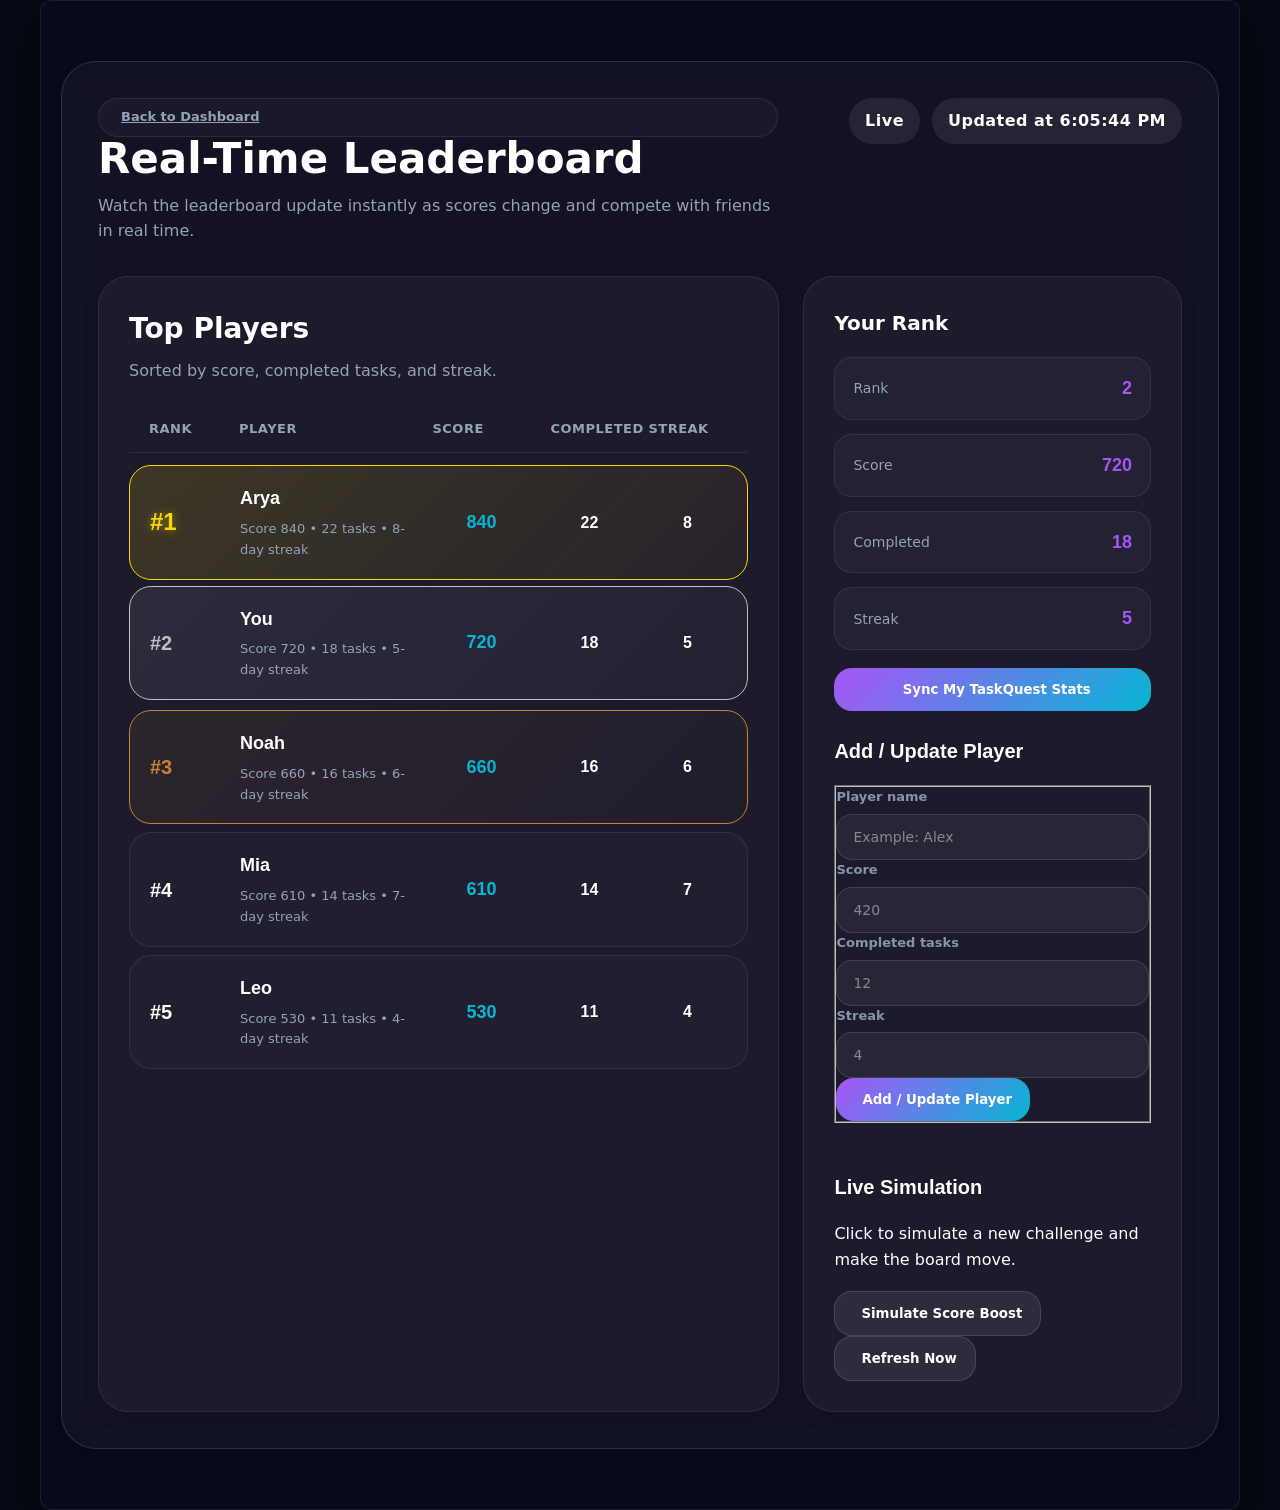
<file: leaderboard.html>
<!DOCTYPE html>
<html lang="en">
<head>
  <meta charset="UTF-8" />
  <meta name="viewport" content="width=device-width, initial-scale=1.0" />
  <title>Global Leaderboard • TaskQuest</title>
  <meta name="description" content="Real-time TaskQuest leaderboard with live score updates and rankings." />
  <link rel="stylesheet" href="style.css" />
</head>

<body>
<main>
  <div class="bg blur1" aria-hidden="true"></div>
  <div class="bg blur2" aria-hidden="true"></div>
  <div class="grid-overlay" aria-hidden="true"></div>

  <main class="container leaderboard-page">
    <section class="main-content leaderboard-main">

      <!-- HEADER -->
      <header class="leaderboard-header">
        <div>
          <a class="view-btn small"
            href="index.html"
            aria-label="Back to TaskQuest home page"
          >
            <i class="ri-arrow-left-line"></i> Back to Dashboard
          </a>

          <h1>Real-Time Leaderboard</h1>

          <p>
            Watch the leaderboard update instantly as scores change
            and compete with friends in real time.
          </p>
        </div>

        <div
          class="leaderboard-meta"
          aria-live="polite"
        >
          <span class="status-chip" id="liveStatus">
            Live
          </span>
          
          <span class="status-chip" id="lastUpdatedText">
            Updated just now
          </span>
        </div>
      </header>

      <!-- MAIN GRID -->
      <div class="leaderboard-grid">

        <!-- LEADERBOARD TABLE -->
        <section
          class="leaderboard-panel glass"
          aria-labelledby="leaderboardHeading"
        > 
          <div class="panel-title">
            <div>
              <h2 id="leaderboardHeading">Top Players</h2>

              <p class="panel-subtitle">
                Sorted by score, completed tasks, and streak.
              </p>
            </div>
          </div>

          <div class="leaderboard-list-header">
            <div class="header-rank">Rank</div>
            <div class="header-player">Player</div>
            <div class="header-score">Score</div>
            <div class="header-completed">Completed</div>
            <div class="header-streak">Streak</div>
          </div>
          <div class="leaderboard-list" id="leaderboardBody">
            <!-- Leaderboard rows will be dynamically populated here -->
          </div>
        </section>

        <!-- SIDEBAR -->
        <aside class="leaderboard-actions">

          <!-- YOUR RANK -->
          <section class="action-card glass" aria-labelledby="yourRankHeading">
            <h3>Your Rank</h3>

            <div class="stats-list">

              <div class="stat-item">
                <span>Rank</span>
                <strong id="myRank">—</strong>
              </div>

              <div class="stat-item">
                <span>Score</span>
                <strong id="myScore">—</strong>
              </div>

              <div class="stat-item">
                <span>Completed</span>
                <strong id="myCompleted">—</strong>
              </div>

              <div class="stat-item">
                <span>Streak</span>
                <strong id="myStreak">—</strong>
              </div>

            </div>

            <button
              id="syncStatsBtn"
              class="primary-btn"
              type="button" 
              aria-label="Sync my TaskQuest stats"
            >
              <i class="ri-refresh-line"></i> Sync My TaskQuest Stats
            </button>
          </section>
          
          <!-- PLAYER FORM -->
          <section class="action-card glass">
            <h3 class="action-card-title">Add / Update Player</h3>

            <form id="playerForm" novalidate>

              <fieldset>
                <legend class="sr-only">
                  Add or update player
                </legend>

                <label for="playerNameInput">
                  Player name
                </label>

                <input
                  id="playerNameInput"
                  type="text"
                  placeholder="Example: Alex"
                  autocomplete="name"
                  maxlength="30"
                  required
                />

                <label for="playerScoreInput">
                  Score
                </label>

                <input
                  id="playerScoreInput"
                  type="number"
                  min="0"
                  placeholder="420"
                  required
                />

                <label for="playerCompletedInput">
                  Completed tasks
                </label>

                <input
                  id="playerCompletedInput"
                  type="number"
                  min="0"
                  placeholder="12"
                  required
                />

                <label for="playerStreakInput">
                  Streak
                </label>

                <input
                  id="playerStreakInput"
                  type="number"
                  min="0"
                  placeholder="4"
                  required
                />

                <button
                  id="addPlayerBtn"
                  class="primary-btn"
                  type="submit"
                > 
                  <i class="ri-user-add-line"></i> Add / Update Player
                </button>

              </fieldset>
            </form>
          </section>
          
          <!-- LIVE SIMULATION -->
          <section class="action-card glass">
            <h3 class="action-card-title">Live Simulation</h3>

            <p>
              Click to simulate a new challenge and make the board move.
            </p>

            <div class="button-group">

              <button
                id="randomBoostBtn"
                class="secondary-btn"
                type="button"
              > 
                <i class="ri-arrow-up-circle-line"></i> Simulate Score Boost
              </button>

              <button
                id="refreshBtn"
                class="secondary-btn"
                type="button"
              > 
                <i class="ri-refresh-line"></i> Refresh Now
              </button>

            </div>
          </section>

        </aside>
      </div>
    </section>
  </main>

  <script src="storage.js"></script>
  <script src="leaderboard.js"></script>
</body>
</html>
</file>
<file: style.css>
/* =========================
   DESIGN SYSTEM & VARIABLES
========================= */
:root {
  /* Default Light Theme */
  --bg-color: #f8fafc;
  --text-color: #1e293b;
  --card-bg: #ffffff;
  --header-bg: #ffffff;
  --border-color: #e2e8f0;
  --button-bg: #3b82f6;
  --button-hover: #2563eb;
  --accent-color: #38bdf8;
  --error-color: #ef4444;
  --shadow: 0 4px 6px -1px rgb(0 0 0 / 0.1), 0 2px 4px -2px rgb(0 0 0 / 0.1);
  --radius: 12px;

  /* Dark theme defaults */
  --bg: #0f0f1e;
  --primary: #8b5cf6;
  --secondary: #06b6d4;
  --card: #1a1a2e;
  --border: rgba(255,255,255,0.06);
  --text: #f1f5f9;
  --text-light: #94a3b8;
  --text-muted: #64748b;
  --success: #10b981;
  --danger: #ef4444;
  --warning: #f59e0b;

  /* Enhanced Spacing Scale */
  --spacing-xs: 4px;
  --spacing-sm: 8px;
  --spacing-md: 12px;
  --spacing-lg: 16px;
  --spacing-xl: 20px;
  --spacing-2xl: 28px;
  --spacing-3xl: 36px;

  /* Enhanced Elevation/Shadow System */
  --shadow-subtle: 0 2px 8px rgba(0,0,0,0.08);
  --shadow-sm: 0 8px 16px rgba(0,0,0,0.12);
  --shadow-md: 0 10px 20px rgba(0,0,0,0.14);
  --shadow-lg: 0 12px 32px rgba(0,0,0,0.18);
  --shadow-xl: 0 20px 40px rgba(0,0,0,0.22);

  /* Radius Scale */
  --radius-sm: 10px;
  --radius-md: 14px;
  --radius-lg: 18px;
  --radius-xl: 24px;

  /* Typography Scale */
  --text-xs: 11px;
  --text-sm: 13px;
  --text-base: 14px;
  --text-lg: 16px;
  --text-xl: 18px;
  --text-2xl: 20px;
  --text-3xl: 24px;
  --text-4xl: 28px;

  /* Transitions */
  --transition: all 0.3s cubic-bezier(0.4,0,0.2,1);
  --transition-fast: all 0.2s cubic-bezier(0.4,0,0.2,1);
}

/* Light mode (default already exists) */

.dark-mode {
  background-color: #121212;
  color: white;
}

.dark-mode .card,
.dark-mode .container,
.dark-mode .task-box {
  background-color: #1e1e1e;
  color: white;
}

.dark-mode input,
.dark-mode select,
.dark-mode button {
  background-color: #2c2c2c;
  color: white;
  border: 1px solid #555;
}


[data-theme="dark"] {
  --bg-color: #0f172a;
  --text-color: #f1f5f9;
  --card-bg: #1e293b;
  --header-bg: #1e293b;
  --border-color: #334155;
  --button-bg: #6366f1;
  --button-hover: #4f46e5;
  --accent-color: #818cf8;
}

[data-theme="blue"] {
  --bg-color: #e0f2fe;
  --text-color: #0c4a6e;
  --card-bg: #ffffff;
  --header-bg: #bae6fd;
  --border-color: #7dd3fc;
  --button-bg: #0ea5e9;
  --button-hover: #0284c7;
}

[data-theme="pastel"] {
  --bg-color: #fdf2f8;
  --text-color: #4b5563;
  --card-bg: #ffffff;
  --header-bg: #fbcfe8;
  --border-color: #f9a8d4;
  --button-bg: #f472b6;
  --button-hover: #db2777;
}

/* =========================
   GLOBAL RESET & BASE
========================= */
* {
  margin: 0;
  padding: 0;
  box-sizing: border-box;
  font-family: "Inter", system-ui, -apple-system, sans-serif;
}

html {
  scroll-behavior: smooth;
}

body {
  background-color: var(--bg-color);
  color: var(--text-color);
  line-height: 1.6;
  min-height: 100vh;
  display: flex;
  flex-direction: column;
  transition: background-color 0.3s ease, color 0.3s ease;
}

/* Skip link for accessibility */
.skip-link {
  position: absolute;
  left: -9999px;
  top: auto;
  width: 1px;
  height: 1px;
  overflow: hidden;
}

.skip-link:focus {
  left: 1rem;
  top: 1rem;
  width: auto;
  height: auto;
  padding: 1rem;
  background: var(--button-bg);
  color: #fff;
  z-index: 1000;
  border-radius: var(--radius);
}

/* =========================
   LAYOUT COMPONENTS
========================= */

/* Header */
.site-header {
  padding: 1.5rem;
  background-color: var(--header-bg);
  border-bottom: 1px solid var(--border-color);
  display: flex;
  justify-content: space-between;
  align-items: center;
  position: sticky;
  top: 0;
  z-index: 100;
  box-shadow: var(--shadow);
}

.site-header h1 {
  font-size: 1.5rem;
  font-weight: 700;
}

.theme-dropdown {
  padding: 0.5rem 1rem;
  border-radius: var(--radius);
  border: 1px solid var(--border-color);
  background-color: var(--card-bg);
  color: var(--text-color);
  cursor: pointer;
  outline: none;
  transition: border-color 0.2s;
}

.theme-dropdown:focus {
  border-color: var(--button-bg);
}

/* Main Content */
.container {
  display: grid;
  grid-template-columns: 320px 1fr;
  gap: 30px;
  max-width: 1500px;
  width: 95%;
  margin: 2rem auto;
  padding: 2rem;
  background-color: var(--card-bg);
  border: 1px solid var(--border-color);
  border-radius: var(--radius);
  box-shadow: var(--shadow);
  flex: 1;
  align-items: start;
}

.legal-page .container {
  display: block;
  max-width: 800px !important;
}

.leaderboard-page.container {
  display: block;
  max-width: 1200px;
}

/* Footer */
.site-footer {
  padding: 2rem 1.5rem;
  background-color: var(--header-bg);
  border-top: 1px solid var(--border-color);
  text-align: center;
  margin-top: auto;
}

.site-footer nav {
  display: flex;
  justify-content: center;
  gap: 1.5rem;
  flex-wrap: wrap;
  margin-bottom: 1rem;
}

.site-footer a {
  color: var(--button-bg);
  text-decoration: none;
  font-weight: 500;
  transition: color 0.2s;
}

.site-footer a:hover {
  color: var(--button-hover);
  text-decoration: underline;
}

.site-footer p {
  font-size: 0.9rem;
  opacity: 0.8;
  margin-bottom: 0.5rem;
}

/* =========================
   FORMS & BUTTONS
========================= */
form {
  display: grid;
  gap: 1rem;
  margin-bottom: 1.5rem;
}

label {
  font-size: 0.9rem;
  font-weight: 600;
  opacity: 0.9;
}

input[type="text"] {
  padding: 0.75rem 1rem;
  border-radius: var(--radius);
  border: 1px solid var(--border-color);
  background-color: var(--bg-color);
  color: var(--text-color);
  width: 100%;
  transition: border-color 0.2s;
}

input[type="text"]:focus {
  outline: none;
  border-color: var(--button-bg);
  box-shadow: 0 0 0 3px rgba(59, 130, 246, 0.1);
}

button {
  padding: 0.75rem 1.5rem;
  background-color: var(--button-bg);
  color: white;
  border: none;
  border-radius: var(--radius);
  font-weight: 600;
  cursor: pointer;
  transition: background-color 0.2s, transform 0.1s;
}

button:hover {
  background-color: var(--button-hover);
}

button:active {
  transform: translateY(1px);
}

/* =========================
   TASK LIST
========================= */
#taskList {
  list-style: none;
  margin: 1.5rem 0;
}

li {
  background-color: var(--bg-color);
  border: 1px solid var(--border-color);
  border-radius: var(--radius);
  padding: 1rem;
  margin-bottom: 0.75rem;
  display: flex;
  align-items: center;
  gap: 1rem;
  transition: transform 0.2s;
}

li:hover {
  transform: translateX(4px);
}

li span {
  flex: 1;
  word-break: break-word;
}

li.completed span {
  text-decoration: line-through;
  opacity: 0.6;
}

/* Overdue task visuals */
li.overdue {
  border-left: 4px solid #ef4444;
  background: linear-gradient(90deg, rgba(239,68,68,0.03), transparent);
}

/* Dependency badges */
.dep-badge {
  display:inline-block; padding:2px 8px; border-radius:999px; font-size:12px; margin-left:8px;
}
.dep-badge.blocked { background: rgba(239,68,68,0.12); color: #ef4444; border:1px solid rgba(239,68,68,0.15); }
.dep-badge.ready { background: rgba(34,197,94,0.08); color:#16a34a; border:1px solid rgba(34,197,94,0.08); }
.dep-info { font-size:12px; opacity:0.85; margin-top:6px; }

li .task-deadline.overdue {
  color: #ef4444;
  font-weight: 700;
}

.stat-card.overdue { color: #ef4444; }

li input[type="checkbox"] {
  width: 1.25rem;
  height: 1.25rem;
  cursor: pointer;
}

li small {
  display: block;
  font-size: 0.75rem;
  opacity: 0.7;
}

#taskStats {
  text-align: center;
  font-weight: 600;
  margin: 1rem 0;
}

.error {
  color: var(--error-color);
  font-size: 0.85rem;
  margin-bottom: 1rem;
  text-align: center;
}

.sr-only {
  position: absolute;
  width: 1px;
  height: 1px;
  padding: 0;
  margin: -1px;
  overflow: hidden;
  clip: rect(0, 0, 0, 0);
  white-space: nowrap;
  border: 0;
}

/* =========================
   ANIMATIONS & EFFECTS
========================= */
.celebration {
  text-align: center;
  margin-top: 2rem;
  padding: 2rem;
  border-radius: var(--radius);
  background: rgba(255, 215, 0, 0.1);
  border: 2px dashed gold;
}

.celebration img {
  width: 150px;
  margin-bottom: 1rem;
  border-radius: var(--radius);
}

.hidden {
  display: none;
}

.celebration.show {
  display: block;
  animation: fadeIn 0.5s ease;
}

.celebration.show img {
  animation: bounceIn 0.6s ease, float 2s ease-in-out infinite;
  filter: drop-shadow(0 0 10px gold);
}

@keyframes bounceIn {
  0% { transform: scale(0.3) rotate(-10deg); opacity: 0; }
  50% { transform: scale(1.1) rotate(5deg); opacity: 1; }
  70% { transform: scale(0.95) rotate(-3deg); }
  100% { transform: scale(1) rotate(0); }
}

@keyframes float {
  0%, 100% { transform: translateY(0px); }
  50% { transform: translateY(-10px); }
}

@keyframes fadeIn {
  from { opacity: 0; transform: translateY(10px); }
  to { opacity: 1; transform: translateY(0); }
}

@media (max-width: 480px) {
  .site-header {
    flex-direction: column;
    gap: 1rem;
    text-align: center;
  }
  
  .container {
    padding: 1.5rem;
    margin: 1rem auto;
  }
}

.topbar-right {
  display: flex;
  gap: 20px;
  align-items: center;
}


.icon-btn {
  width: 45px;
  height: 45px;

  border: none;
  border-radius: 14px;

  cursor: pointer;

  color: white;
  font-size: 18px;
}

.sound-toggle {
  display: flex;
  align-items: center;
  justify-content: center;
  background: rgba(255,255,255,0.02);
  border: 1px solid var(--border);
  transition: var(--transition);
}

.sound-toggle.muted {
  opacity: 0.55;
  filter: grayscale(50%);
}

/* Priority Modal */
.modal-overlay {
  position: fixed;
  inset: 0;
  background: rgba(0,0,0,0.45);
  display: flex;
  align-items: center;
  justify-content: center;
  z-index: 1200;
}

.priority-modal {
  width: 880px;
  max-width: calc(100% - 40px);
  background: var(--card);
  border: 1px solid var(--border);
  border-radius: 14px;
  padding: 18px;
  box-shadow: var(--shadow-lg);
}

.priority-modal-header {
  display:flex;
  align-items:center;
  justify-content:space-between;
  margin-bottom:12px;
}

.priority-controls {
  display:flex;
  justify-content:space-between;
  gap:12px;
  margin-bottom:12px;
}

.priority-table-container { max-height: 60vh; overflow:auto; }
.priority-section { margin-bottom: 12px; }
.priority-section h4 { margin: 0 0 8px 0; display:flex; gap:8px; align-items:center; }
.priority-row { display:flex; gap:12px; align-items:center; padding:10px; border-radius:8px; background: rgba(255,255,255,0.02); margin-bottom:8px; }
.priority-badge { width:12px; height:12px; border-radius:3px; display:inline-block; margin-right:6px; }
.priority-high { background: #ef4444; }
.priority-medium { background: #f59e0b; }
.priority-low { background: #10b981; }
.priority-title { font-weight:700; }
.priority-meta { margin-left:auto; color:var(--text-light); font-size:13px; }
.priority-overdue { box-shadow: 0 0 0 3px rgba(239,68,68,0.06); border-left: 4px solid #ef4444; }

.theme-selector-panel {
  display: flex;
  gap: 10px;

}

.theme-dot {
  width: 40px;
  height: 40px;
  border-radius: 50%;
  border: 2px solid transparent;
  cursor: pointer;
  transition: var(--transition);

}

.theme-dot:hover {
  transform: scale(1.1);
  border-color: white;
}

.theme-dot.active {
  border-color: white;
  box-shadow: 0 0 20px rgba(139, 92, 246, 0.5);
}

/* INPUT */

.task-box {
  display: grid;
  grid-template-columns: 1fr 180px 200px 150px;
  gap: 12px;
  margin-bottom: 28px;
  padding: 20px;
  background: rgba(255,255,255,0.04);
  border: 1px solid var(--border);
  border-radius: 24px;
  backdrop-filter: blur(10px);
}

.task-box input,
.task-box select {
  background: rgba(255,255,255,0.08);
  border: 1px solid rgba(255,255,255,0.12);
  padding: 14px 18px;
  border-radius: 16px;
  color: var(--text);
  font-size: 14px;
  outline: none;
  transition: var(--transition);
  font-family: inherit;
}

.task-box input::placeholder {
  color: rgba(255,255,255,0.4);
}

.task-box input:focus,
.task-box select:focus {
  background: rgba(255,255,255,0.12);
  border-color: var(--primary);
  box-shadow: 0 0 15px rgba(139, 92, 246, 0.2);
}

.task-box button {
  border: none;
  border-radius: var(--radius-lg);
  cursor: pointer;
  font-weight: 700;
  font-size: var(--text-sm);
  color: white;
  background: linear-gradient(135deg, var(--primary), var(--secondary));
  transition: var(--transition);
  display: flex;
  align-items: center;
  justify-content: center;
  gap: 8px;
  box-shadow: var(--shadow-subtle);
  padding: 12px 18px;
}

.task-box button:hover {
  transform: translateY(-2px);
  box-shadow: var(--shadow-sm);
}

.task-box button:active {
  transform: translateY(0);
}

/* DEADLINE ALERTS */

.deadline-alerts {
  margin-bottom: 20px;
  display: flex;
  flex-direction: column;
  gap: 10px;
}

.deadline-alert {
  background: linear-gradient(135deg, rgba(239, 68, 68, 0.15), rgba(249, 115, 22, 0.1));
  border-left: 4px solid #ef4444;
  border-radius: 12px;
  padding: 14px 18px;
  font-size: 13px;
  font-weight: 600;
  color: var(--text);
  display: flex;
  align-items: center;
  gap: 10px;
  backdrop-filter: blur(10px);
}

.deadline-alert i {
  font-size: 18px;
  color: #ef4444;
}

.deadline-alert.warning {
  background: linear-gradient(135deg, rgba(249, 115, 22, 0.15), rgba(245, 158, 11, 0.1));
  border-left-color: #f59e0b;
}

.deadline-alert.warning i {
  color: #f59e0b;

  border: 1px solid rgba(255,255,255,0.1);
}

.badge:hover {
  opacity: 0.6;
  transform: scale(1.05);
}

.badge.unlocked {
  opacity: 1;
  box-shadow: 0 0 16px rgba(139,92,246,0.35);
  background: rgba(139, 92, 246, 0.12);
  transform: scale(1.05);
  animation: badgePulse 2.5s ease-in-out infinite;
}

@keyframes badgePulse {
  0%, 100% { box-shadow: 0 0 20px rgba(139,92,246,0.4); }
  50% { box-shadow: 0 0 30px rgba(139,92,246,0.6); }
}

/* MAIN */

.main-content {
  border-radius: var(--radius-xl);
  padding: 36px;
  min-height: calc(100vh - 60px);
  background: rgba(255, 255, 255, 0.015);
  margin: 20px;
  backdrop-filter: blur(12px);
  border: 1px solid var(--border);
  box-shadow: var(--shadow-subtle);
}

.topbar {
  display: flex;
  justify-content: space-between;
  align-items: center;
  margin-bottom: 32px;
  padding-bottom: 20px;
  border-bottom: 1px solid var(--border);
}


.task-title {
  font-size: 18px;
  margin-bottom: 5px;
}

.task-category {
  color: var(--text-light);
  font-size: 14px;
}

.task-deadline {
  display: flex;
  align-items: center;
  gap: 6px;
  font-size: 13px;
  margin-top: 8px;
  font-weight: 500;
}

.task-deadline.critical {
  color: #ef4444;
}

.task-deadline.warning {
  color: #f59e0b;
}

.task-deadline.normal {
  color: #06b6d4;
}

.task-deadline i {
  font-size: 14px;
}

.topbar-left h2 {
  font-size: 24px;
  font-weight: 700;
  margin-bottom: 4px;
}

.topbar-left p {
  color: var(--text-light);
  font-size: 13px;
  font-weight: 500;
}

.topbar-right {
  display: flex;
  gap: 20px;
  align-items: center;
}


.icon-btn {
  width: 45px;
  height: 45px;

  border: none;
  border-radius: 14px;

  cursor: pointer;

  color: white;
  font-size: 18px;
}

.theme-selector-panel {
  display: flex;
  gap: 10px;

}

.theme-dot {
  width: 40px;
  height: 40px;
  border-radius: 50%;
  border: 2px solid transparent;
  cursor: pointer;
  transition: var(--transition);
}

.theme-dot:hover {
  transform: scale(1.1);
  border-color: white;
}


/* EMPTY */

.empty-state {
  text-align: center;
  padding: 80px 20px;

  color: var(--text-light);
}

.theme-dot.active {
  border-color: white;
  box-shadow: 0 0 20px rgba(139, 92, 246, 0.5);

}

/* INPUT */

.task-box {
  display: grid;
  grid-template-columns: 1fr 160px 160px 160px;
  gap: 12px;
  margin-bottom: 28px;
  padding: 20px;
  background: rgba(255,255,255,0.035);
  border: 1px solid var(--border);
  border-radius: var(--radius-lg);
  backdrop-filter: blur(12px);
  box-shadow: var(--shadow-subtle);
}


.empty-state h3 {
  font-size: 32px;
  color: var(--text);
  margin-bottom: 10px;
}

/* Collapsible sidebar - minimal styles */
body.sidebar-collapsed .container {
  grid-template-columns: 72px 1fr;
  gap: 20px;
}

body.sidebar-collapsed .sidebar {
  width: 72px !important;
  padding: 14px 8px !important;
}

body.sidebar-collapsed .sidebar .logo-box > div:not(.logo) { display: none !important; }
body.sidebar-collapsed .sidebar .profile-card { padding: 8px 0; }
body.sidebar-collapsed .sidebar .profile-card .avatar { margin: 0 auto; }
body.sidebar-collapsed .sidebar .stats-grid, body.sidebar-collapsed .sidebar .achievement-card, body.sidebar-collapsed .sidebar .pomodoro-card, body.sidebar-collapsed .sidebar .streak-tracker-card { display: none !important; }

/* Shift main content to account for collapsed sidebar on wide screens */
@media (min-width: 1000px) {
  body.sidebar-collapsed .main-content { margin-left: 0; transition: margin 0.28s ease; }
}

/* Icon-only mode for badges */
body.sidebar-collapsed .badges { display:flex; gap:8px; justify-content:center; }


.enhanced-empty { display:flex; flex-direction:column; align-items:center; gap:12px; padding:28px; }
.enhanced-empty svg { max-width:160px; height:auto; transform-origin:center; transition: transform 220ms ease; }
.enhanced-empty:hover svg { transform: translateY(-6px) rotate(-1deg); }
.muted { color: var(--text-light); }
.empty-cta-row { display:flex; gap:8px; margin-top:10px; }
.view-btn.primary { background: linear-gradient(90deg, #8b5cf6, #06b6d4); color: white; }
.view-btn.primary:hover { transform: translateY(-3px); box-shadow: 0 10px 30px rgba(99,102,241,0.15); }

.task-box input,
.task-box select {
  background: rgba(255, 255, 255, 0.08);
  border: 1px solid rgba(255, 255, 255, 0.12);
  padding: 14px 18px;
  border-radius: 16px;
  color: var(--text);
  font-size: 14px;
  outline: none;
  transition: var(--transition);
  font-family: inherit;

}

.task-box input::placeholder {
  color: rgba(255, 255, 255, 0.4);
}

.task-box input:focus,
.task-box select:focus {
  background: rgba(255, 255, 255, 0.12);
  border-color: var(--primary);
  box-shadow: 0 0 15px rgba(139, 92, 246, 0.2);
}

.task-box input[list] {
  min-width: 0;
}

.task-box button {
  border: none;
  border-radius: var(--radius-lg);
  cursor: pointer;
  font-weight: 700;
  font-size: var(--text-sm);
  color: white;
  background: linear-gradient(135deg, var(--primary), var(--secondary));
  transition: var(--transition);
  display: flex;
  align-items: center;
  justify-content: center;
  gap: 8px;
  box-shadow: var(--shadow-subtle);
  padding: 12px 18px;
}

.task-box button:hover {
  transform: translateY(-2px);
  box-shadow: var(--shadow-sm);
}

.task-box button:active {
  transform: translateY(0);
}

/* FILTERS */


@media(max-width: 1150px) {


.filters {
  display: flex;
  gap: 12px;



  flex-wrap: wrap;


}

  margin-bottom: 25px;
}

.filters {
  display: flex;
  gap: 10px;
  flex-wrap: wrap;
  margin-bottom: 26px;
  padding-bottom: 18px;
  border-bottom: 1px solid var(--border);
}

.filter-btn {
  border: 1px solid rgba(255, 255, 255, 0.08);
  padding: 10px 18px;
  border-radius: 999px;
  background: rgba(255, 255, 255, 0.03);
  color: var(--text);
  font-size: 13px;
  font-weight: 600;
  cursor: pointer;
  transition: var(--transition);
}

.filter-btn:hover {
  background: rgba(255, 255, 255, 0.1);
  border-color: rgba(255, 255, 255, 0.2);
  transform: translateY(-2px);
}

.filter-btn.active {
  background: linear-gradient(135deg, var(--primary), var(--secondary));
  color: white;
  border-color: transparent;
  box-shadow: var(--shadow-sm);
}

.filter-btn.reset-btn {
  border-color: var(--danger) !important;
  color: var(--danger) !important;
}

.filter-btn.reset-btn:hover {
  background: var(--danger) !important;
  color: white !important;
}

.tag-filter-bar {
  margin-bottom: 18px;
  padding: 14px 16px;
  border: 1px solid var(--border);
  border-radius: 20px;
  background: rgba(255, 255, 255, 0.03);
}

.tag-filter-header {
  display: flex;
  align-items: center;
  gap: 8px;
  margin-bottom: 12px;
  color: var(--text-light);
  font-size: 13px;
  font-weight: 600;
}

.tag-chip-row {
  display: flex;
  flex-wrap: wrap;
  gap: 8px;
}

.tag-chip {
  border: 1px solid transparent;
  border-radius: 999px;
  padding: 8px 12px;
  background: rgba(255, 255, 255, 0.08);
  color: var(--text);
  font-size: 12px;
  font-weight: 700;
  cursor: pointer;
  transition: var(--transition);
}

.tag-chip:hover {
  transform: translateY(-2px);
  box-shadow: var(--shadow-sm);
}

.tag-chip.active {
  box-shadow: 0 0 0 1px rgba(255,255,255,0.12) inset, var(--shadow-sm);
}

.tag-chip--all {
  background: linear-gradient(135deg, var(--primary), var(--secondary));
  color: white;
}

.task-tags {
  display: flex;
  flex-wrap: wrap;
  gap: 6px;
  margin-top: 10px;
}

.task-tag {
  display: inline-flex;
  align-items: center;
  gap: 6px;
  padding: 5px 10px;
  border-radius: 999px;
  font-size: 11px;
  font-weight: 700;
  letter-spacing: 0.2px;
  color: white;
  background: var(--tag-color, var(--primary));
  box-shadow: 0 8px 18px color-mix(in srgb, var(--tag-color, var(--primary)) 35%, transparent);
}

.task-tag i {
  font-size: 11px;
}


/* Subject pill shown on task cards */
.subject-pill {
  display: inline-flex;
  align-items: center;
  gap: 8px;
  padding: 6px 10px;
  border-radius: 999px;
  font-weight: 700;
  font-size: 12px;
  line-height: 1;
  box-shadow: 0 8px 20px rgba(0,0,0,0.18);
}

/* Lab records card */
.lab-records-card {
  padding: 18px;
  border-radius: 18px;
  border: 1px solid var(--border);
  background: var(--card);
}

.lab-record-item {
  display:flex;
  align-items:center;
  justify-content:space-between;
  gap:12px;
  padding:10px 12px;
  border-radius:12px;
  background: rgba(255,255,255,0.02);
  border:1px solid rgba(255,255,255,0.02);
}

.lab-record-left { display:flex; gap:12px; align-items:center; }
.lab-record-meta { color: var(--text-light); font-size: 13px; }
.lab-record-actions button { margin-left:8px; }

.lab-progress-bar { border-radius: 8px; overflow: hidden; height: 10px; background: rgba(255,255,255,0.04); }

/* Recurrence pill shown on task cards */
.recurrence-pill {
  display: inline-block;
  padding: 4px 8px;
  border-radius: 999px;
  font-size: 11px;
  font-weight: 700;
  color: white;
  background: rgba(59,130,246,0.9);
}

.recurrence-pill[data-type="daily"] { background: linear-gradient(90deg,#10b981,#06b6d4); }
.recurrence-pill[data-type="weekly"] { background: linear-gradient(90deg,#f59e0b,#f97316); }
.recurrence-pill[data-type="monthly"] { background: linear-gradient(90deg,#8b5cf6,#3b82f6); }

/* Timetable styles (minimal & responsive) */
.timetable-grid {
  display: grid;
  grid-template-columns: repeat(7, 1fr);
  gap: 8px;
  align-items: start;
}
.tt-column { background: rgba(255,255,255,0.02); padding:8px; border-radius:8px; min-height:60px; }
.tt-column h4 { margin:0 0 6px 0; font-size:13px; }
.tt-item { display:flex; justify-content:space-between; align-items:center; gap:8px; padding:6px; margin-bottom:6px; border-radius:6px; color:var(--text); }
.tt-item .tt-label { font-weight:700; font-size:13px; }
.tt-item small { opacity:0.85; font-size:12px; color:var(--text-light); }
.tt-actions { display:flex; gap:6px; align-items:center; }
.tt-btn { background:transparent;border:0;color:var(--text-light);cursor:pointer;padding:4px;border-radius:4px }

@media (max-width:900px) {
  .timetable-grid { grid-template-columns: repeat(2, 1fr); }
}
@media (max-width:520px) {
  .timetable-grid { grid-template-columns: 1fr; }
  .timetable-form { flex-direction:column; align-items:stretch; }
}


/* DAILY QUEST */

.daily-quest {
  background: linear-gradient(135deg, rgba(139, 92, 246, 0.1), rgba(6, 182, 212, 0.06));
  border: 1px solid var(--border);
  padding: 22px;
  border-radius: var(--radius-lg);
  display: flex;
  justify-content: space-between;
  align-items: center;
  margin-bottom: 28px;
  backdrop-filter: blur(12px);
  box-shadow: var(--shadow-subtle);
}

.daily-quest h3 {
  font-size: var(--text-xl);
  font-weight: 700;
  margin-bottom: 6px;
}

.daily-quest p {
  color: var(--text-light);
  font-size: var(--text-sm);
}

.quest-progress {
  font-size: 24px;
  font-weight: 800;
  background: linear-gradient(135deg, var(--primary), var(--secondary));
  -webkit-background-clip: text;
  background-clip: text;
  -webkit-text-fill-color: transparent;

  border-radius: 24px;

  padding: 24px;

  margin-bottom: 30px;

  display: flex;
  justify-content: space-between;
  align-items: center;
}

.daily-quest p {
  color: var(--text-light);
  margin-top: 6px;
}

.quest-progress {
  width: 90px;
  height: 90px;


  border-radius: 50%;

  background: rgba(255, 255, 255, 0.08);

  display: flex;
  align-items: center;
  justify-content: center;

  font-weight: 700;
}

/* TASKS */

.task-list {
  display: flex;
  flex-direction: column;
  gap: 14px;
}

.task {
  background: rgba(255, 255, 255, 0.025);
  border: 1px solid var(--border);
  padding: 18px 20px;
  border-radius: var(--radius-lg);
  display: flex;
  justify-content: space-between;
  align-items: center;
  animation: fadeIn 0.4s ease;
  transition: var(--transition);
  cursor: pointer;
  backdrop-filter: blur(10px);
  box-shadow: var(--shadow-subtle);
}

.task:hover {
  background: rgba(255, 255, 255, 0.04);
  border-color: var(--primary);
  transform: translateY(-2px);
  box-shadow: var(--shadow-sm);
}

.task.completed {
  opacity: 0.6;
}

.task.completed .task-title {
  text-decoration: line-through;
  color: var(--text-light);
}

@keyframes fadeIn {
  from {
    opacity: 0;
    transform: translateY(-10px);
  }

  to {
    opacity: 1;
    transform: translateY(0);
  }
}


  .daily-quest {
    flex-direction: column;
    gap: 20px;
    text-align: center;
  }

/* Toast notifications (minimal, reusable) */
.toast-container {
  position: fixed;
  top: 16px;
  right: 16px;
  display: flex;
  flex-direction: column;
  gap: 10px;
  z-index: 99999;
  max-width: calc(100% - 32px);
  pointer-events: none;
}

.toast {
  pointer-events: auto;
  min-width: 220px;
  max-width: 420px;
  background: var(--card);
  border: 1px solid var(--border);
  color: var(--text);
  padding: 12px 14px;
  border-radius: 12px;
  box-shadow: var(--shadow-lg);
  display: flex;
  gap: 10px;
  align-items: flex-start;
  transform: translateX(12px);
  opacity: 0;
  animation: toastIn .28s cubic-bezier(.2,.9,.2,1) forwards;
  transition: opacity .2s, transform .2s;
}

.toast.toast-hide {
  animation: toastOut .25s ease forwards;
}

.toast .toast-icon {
  width: 36px;
  height: 36px;
  border-radius: 8px;
  display: flex;
  align-items: center;
  justify-content: center;
  font-size: 18px;
  flex-shrink: 0;
}

.toast .toast-body { flex: 1; }
.toast .toast-title { font-weight: 700; font-size: 14px; margin-bottom: 4px; }
.toast .toast-msg { font-size: 13px; color: var(--text-light); }
.toast .toast-close { background: transparent; border: none; color: var(--text-light); cursor: pointer; padding: 6px; border-radius: 6px; }

@keyframes toastIn { from { opacity: 0; transform: translateX(12px) scale(0.99);} to { opacity: 1; transform: translateX(0) scale(1);} }
@keyframes toastOut { to { opacity: 0; transform: translateX(12px) scale(0.98); } }

.toast--success .toast-icon { background: linear-gradient(135deg,#10b981,#06b6d4); color: white; }
.toast--error .toast-icon { background: linear-gradient(135deg,#ef4444,#f97316); color: white; }
.toast--info .toast-icon { background: linear-gradient(135deg,#3b82f6,#8b5cf6); color: white; }

@media (max-width: 600px) {
  .toast-container { left: 12px; right: 12px; top: 12px; align-items: center; }
  .toast { width: 100%; max-width: 520px; }
}



.empty-state {
  text-align: center;
  padding: 64px 40px;
  border-radius: var(--radius-lg);
  background: rgba(255, 255, 255, 0.015);
  border: 1px dashed var(--border);
  box-shadow: var(--shadow-subtle);
}

.empty-state i {
  font-size: 64px;
  color: rgba(139, 92, 246, 0.3);
  margin-bottom: 16px;
  display: block;
  animation: float 3s ease-in-out infinite;
}

.empty-state h3 {
  font-size: 22px;
  font-weight: 700;
  margin-bottom: 12px;
  color: var(--text);
}

.empty-state p {
  color: var(--text-light);
  font-size: 14px;
  line-height: 1.5;
}

.task-left {
  display: flex;
  gap: 18px;
  align-items: center;
}

.check-btn {
  width: 32px;
  height: 32px;
  border-radius: 50%;
  border: 2px solid var(--primary);
  cursor: pointer;
  flex-shrink: 0;
  display: flex;
  align-items: center;
  justify-content: center;
}

.task.completed .check-btn {
  background: var(--success);
  border-color: var(--success);
}

.task.completed .task-title {
  text-decoration: line-through;
  opacity: 0.5;
}

.task-title {
  font-size: 18px;
  margin-bottom: 5px;
}

.task-category {
  color: var(--text-light);
  font-size: 14px;
}

.task-actions {
  display: flex;
  gap: 12px;
}

.icon-btn {
  width: 45px;
  height: 45px;

  border: none;
  border-radius: 14px;

  cursor: pointer;

  color: white;
  font-size: 18px;
}

.edit-btn {
  background: #3b82f6;
}

.delete-btn {
  background: #ef4444;
}

/* EMPTY */

.empty-state {
  text-align: center;
  padding: 80px 20px;

  color: var(--text-light);
}

.empty-state i {
  font-size: 80px;
  margin-bottom: 20px;
}

.empty-state h3 {
  font-size: 32px;
  color: var(--text);
  margin-bottom: 10px;
}

/* ANIMATION */

@keyframes fadeIn {

  from {
    opacity: 0;
    transform: translateY(10px);
  }

  to {
    opacity: 1;
    transform: translateY(0);
  }

}

/* RESPONSIVE */

@media(max-width: 750px) {

  .task-box {
    grid-template-columns: 1fr;
  }

  .tag-filter-bar {
    padding: 12px;
  }

  .stats-grid {
    grid-template-columns: 1fr;
  }

  .daily-quest {
    flex-direction: column;
    gap: 16px;
    text-align: center;
    padding: 18px;
  }

  .workspace-layout {
    grid-template-columns: 1fr;
    gap: 20px;
  }

  .main-content {
    padding: 24px;
    margin: 12px;
    border-radius: var(--radius-lg);
  }

  .topbar {
    flex-direction: column;
    gap: 12px;
    margin-bottom: 24px;
  }

  .filters {
    margin-bottom: 20px;
  }

}

/* ==========================================================================
   PHASE 6: GLASSMORPHIC ANALYTICS HUB & TAB NAVIGATION
   ========================================================================== */

/* Tabs Navigation */
.tabs-scroll-wrapper {
  position: relative;
  width: 100%;
  margin-bottom: 28px;
}

.nav-tabs {
  display: flex;
  flex-wrap: nowrap !important;
  white-space: nowrap;
  gap: 8px;
  margin: 0;
  background: rgba(255, 255, 255, 0.02);
  padding: 8px 16px;
  border-radius: var(--radius-lg);
  border: 1px solid var(--border);
  width: 100%;
  max-width: 100%;
  overflow-x: auto;
  overflow-y: hidden;
  scroll-behavior: smooth;
  -webkit-overflow-scrolling: touch;
  backdrop-filter: blur(12px);
  scroll-snap-type: x mandatory;
  cursor: grab;
  touch-action: pan-x;
  box-shadow: var(--shadow-subtle);
}

.nav-tabs:active {
  cursor: grabbing;
}

.nav-tabs::-webkit-scrollbar {
  height: 8px;
}

.nav-tabs::-webkit-scrollbar-track {
  background: transparent;
}

.nav-tabs::-webkit-scrollbar-thumb {
  background: rgba(255, 255, 255, 0.2);
  border-radius: 999px;
}

.nav-tabs::-webkit-scrollbar-thumb:hover {
  background: rgba(255, 255, 255, 0.35);
}

.tabs-scroll-btn {
  position: absolute;
  top: 50%;
  transform: translateY(-50%);
  width: 30px;
  height: 30px;
  border-radius: 50%;
  border: none;
  background: rgba(15, 23, 42, 0.85);
  color: #fff;
  display: flex;
  align-items: center;
  justify-content: center;
  cursor: pointer;
  z-index: 10;
  box-shadow: 0 10px 20px rgba(0, 0, 0, 0.16);
}

.tabs-scroll-btn.left {
  left: 8px;
}

.tabs-scroll-btn.right {
  right: 8px;
}

.tabs-scroll-btn:hover {
  background: rgba(255, 255, 255, 0.14);
}

.fixed-open-study-btn {
  position: fixed;
  right: 16px;
  bottom: 16px;
  z-index: 9999;
  display: flex;
  align-items: center;
  gap: 8px;
  padding: 10px 14px;
  border-radius: 999px;
  border: none;
  background: linear-gradient(135deg, #8b5cf6, #06b6d4);
  color: #fff;
  font-weight: 700;
  font-size: 13px;
  min-height: 38px;
  cursor: pointer;
  box-shadow: 0 14px 30px rgba(0, 0, 0, 0.2);
  transition: transform 0.25s ease, box-shadow 0.25s ease, opacity 0.25s ease;
}

.fixed-open-study-btn:hover {
  transform: translateY(-1px);
  box-shadow: 0 18px 36px rgba(0, 0, 0, 0.25);
}

.fixed-open-study-btn:active {
  transform: translateY(0);
}

.tab-btn {
  flex: 0 0 auto;
  background: rgba(255, 255, 255, 0.03) !important;
  color: var(--text-light) !important;
  border: none;
  padding: 9px 14px;
  border-radius: var(--radius-md);
  cursor: pointer;
  font-family: inherit;
  font-weight: 600;
  font-size: var(--text-sm);
  display: inline-flex;
  align-items: center;
  gap: 6px;
  white-space: nowrap;
  min-width: auto;
  transition: var(--transition);
  scroll-snap-align: start;
  box-shadow: var(--shadow-subtle);
}

.tab-btn i {
  font-size: 16px;
}

.tab-btn:hover {
  color: var(--text) !important;
  background: rgba(255, 255, 255, 0.06) !important;
  transform: translateY(-1px);
}

.leaderboard-page {
  display: block;
  width: 95%;
  max-width: 1500px;
  margin: auto;
  min-height: 100vh;
  padding: 40px 0;
}

.leaderboard-main {
  border-radius: 35px;
  padding: 36px;
  background: rgba(255, 255, 255, 0.04);
  border: 1px solid rgba(255, 255, 255, 0.12);
  backdrop-filter: blur(18px);
}

.leaderboard-header {
  display: flex;
  justify-content: space-between;
  gap: 20px;
  align-items: flex-start;
  margin-bottom: 32px;
}

.leaderboard-header h1 {
  font-size: 42px;
  margin-bottom: 12px;
  line-height: 1.05;
}

.leaderboard-header p {
  color: var(--text-light);
  max-width: 680px;
  margin-bottom: 0;
}

.back-link {
  display: inline-block;
  margin-bottom: 16px;
  color: var(--secondary);
  font-size: 14px;
  text-decoration: none;
  font-weight: 600;
}

.topbar-link.leaderboard-link {
  display: inline-flex;
  align-items: center;
  gap: 10px;
  padding: 12px 18px;
  border-radius: 16px;
  border: 1px solid rgba(255, 255, 255, 0.1);
  background: rgba(255, 255, 255, 0.06);
  color: var(--text);
  text-decoration: none;
  font-weight: 600;
  transition: var(--transition);
}

.topbar-link.leaderboard-link:hover {
  transform: translateY(-2px);
  background: rgba(255, 255, 255, 0.12);
}

.leaderboard-meta {
  display: flex;
  align-items: center;
  gap: 12px;
  flex-wrap: wrap;
}

.status-chip {
  display: inline-flex;
  align-items: center;
  padding: 10px 16px;
  border-radius: 999px;
  background: rgba(255, 255, 255, 0.08);
  color: var(--text);
  font-weight: 700;
  letter-spacing: 0.03em;
}

.leaderboard-grid {
  display: grid;
  grid-template-columns: 1.8fr 1fr;
  gap: 24px;
}

.leaderboard-panel,
.leaderboard-actions {
  border-radius: 30px;
  padding: 30px;
  background: rgba(255, 255, 255, 0.04);
  border: 1px solid rgba(255, 255, 255, 0.08);
  box-shadow: var(--shadow-sm);
}

.panel-title {
  display: flex;
  justify-content: space-between;
  align-items: flex-start;
  gap: 12px;
  margin-bottom: 24px;
}

.panel-title h2 {
  font-size: 28px;
  margin-bottom: 6px;
}

.panel-title p {
  color: var(--text-light);
  margin: 0;
}

.leaderboard-table {
  display: grid;
  gap: 12px;
}

.leaderboard-row {
  display: grid;
  grid-template-columns: 72px 1fr 100px;
  gap: 18px;
  align-items: center;
  padding: 18px 20px;
  border-radius: 22px;
  background: rgba(255, 255, 255, 0.02);
  border: 1px solid rgba(255, 255, 255, 0.08);
  transition: var(--transition);
}

.leaderboard-row:hover,
.leaderboard-row.highlight-row {
  transform: translateY(-2px);
  border-color: rgba(139, 92, 246, 0.2);
  background: rgba(139, 92, 246, 0.08);
}

.row-rank {
  font-size: 20px;
  font-weight: 700;
  color: var(--text);
}

.row-player {
  min-width: 0;
}

.player-name {
  font-size: 18px;
  font-weight: 700;
}

.player-subtitle {
  color: var(--text-light);
  font-size: 13px;
  margin-top: 6px;
}

.row-score {
  text-align: right;
  font-size: 18px;
  font-weight: 800;
  color: var(--secondary);
}

.action-card {
  display: grid;
  gap: 18px;
  margin-bottom: 24px;
}

.action-card:last-child {
  margin-bottom: 0;
}

.action-card h3 {
  margin: 0;
  font-size: 20px;
}

.stats-list {
  display: grid;
  gap: 14px;
}

.stat-item {
  display: flex;
  justify-content: space-between;
  align-items: center;
  padding: 16px 18px;
  border-radius: 18px;
  background: rgba(255, 255, 255, 0.03);
  border: 1px solid rgba(255, 255, 255, 0.08);
}

.stat-item span {
  color: var(--text-light);
}

.stat-item strong {
  font-size: 18px;
}

label {
  display: block;
  color: var(--text-light);
  font-size: 13px;
  margin-bottom: 6px;
}

input[type="text"],
input[type="number"] {
  width: 100%;
  border-radius: 16px;
  border: 1px solid rgba(255, 255, 255, 0.12);
  background: rgba(255, 255, 255, 0.05);
  color: var(--text);
  padding: 14px 16px;
  font-size: 14px;
}

input[type="text"]::placeholder,
input[type="number"]::placeholder {
  color: rgba(255, 255, 255, 0.45);
}

.primary-btn,
.secondary-btn {
  border: none;
  border-radius: 18px;
  padding: 14px 18px;
  cursor: pointer;
  font-weight: 700;
  transition: var(--transition);
}

.primary-btn {
  background: linear-gradient(135deg, var(--primary), var(--secondary));
  color: white;
}

.primary-btn:hover,
.secondary-btn:hover {
  transform: translateY(-2px);
}

.secondary-btn {
  background: rgba(255, 255, 255, 0.08);
  color: var(--text);
  border: 1px solid rgba(255, 255, 255, 0.12);
}

@media (max-width: 980px) {
  .leaderboard-grid {
    grid-template-columns: 1fr;
  }
}

@media (max-width: 700px) {
  .leaderboard-header {
    flex-direction: column;
    align-items: stretch;
  }

  .leaderboard-row {
    grid-template-columns: 1fr;
    text-align: left;
  }

  .row-score {
    text-align: left;
    margin-top: 10px;
  }
}


.tab-btn.active {
  background: linear-gradient(135deg, var(--primary), var(--secondary)) !important;
  color: white !important;
  box-shadow: 0 8px 20px rgba(139, 92, 246, 0.3);
}

.tab-btn.active {
  color: #ffffff !important;
  background: linear-gradient(135deg, var(--primary), var(--secondary)) !important;
  box-shadow: 0 8px 20px rgba(124, 58, 237, 0.3);
}

/* Tab Content Visibility & Animation */
.tab-content {
  display: none;
}

.tab-content.active {
  display: block;
  animation: tabFadeIn 0.5s cubic-bezier(0.4, 0, 0.2, 1) forwards;
}

@keyframes tabFadeIn {
  from {
    opacity: 0;
    transform: translateY(12px);
  }

  to {
    opacity: 1;
    transform: translateY(0);
  }
}

/* Workspace Layout Split */
.workspace-layout {
  display: grid;
  grid-template-columns: 1fr 320px;
  gap: 28px;
  align-items: start;
  margin-bottom: 20px;
}

.workspace-main {
  display: flex;
  flex-direction: column;
}

.workspace-sidebar {
  display: flex;
  flex-direction: column;
  gap: 18px;
}

.workspace-sidebar .study-mode {
  width: 100%;
  padding: 26px;
  border-radius: var(--radius-lg);
  background: var(--card);
  border: 1px solid var(--border);
  backdrop-filter: blur(12px);
  box-shadow: var(--shadow-subtle);
  text-align: center;
}

/* Analytics Stats Grid */
.analytics-stats-grid {
  display: grid;
  grid-template-columns: repeat(auto-fit, minmax(220px, 1fr));
  gap: 16px;
  margin-bottom: 18px;
}

.analytics-stat-card {
  border-radius: var(--radius-lg);
  padding: 22px;
  display: flex;
  align-items: center;
  gap: 18px;
  background: var(--card);
  border: 1px solid var(--border);
  backdrop-filter: blur(12px);
  box-shadow: var(--shadow-subtle);
  transition: all 0.3s cubic-bezier(0.4, 0, 0.2, 1);
}

.analytics-weekly-summary-grid {
  display: grid;
  grid-template-columns: repeat(auto-fit, minmax(200px, 1fr));
  gap: 18px;
  margin-bottom: 30px;
}

.weekly-stat-card {
  border-radius: 24px;
  padding: 22px;
  display: flex;
  align-items: center;
  gap: 18px;
  background: var(--card);
  border: 1px solid var(--border);
  backdrop-filter: blur(20px);
  box-shadow: var(--shadow);
  transition: all 0.25s ease;
}

.weekly-stat-card:hover {
  transform: translateY(-3px);
  box-shadow: 0 18px 35px rgba(0, 0, 0, 0.16);
}

.weekly-stat-card .stat-info,
.weekly-stat-card > div:not(.stat-icon-wrapper) {
  display: flex;
  flex-direction: column;
  gap: 6px;
}

.weekly-stat-card h4 {
  margin: 0;
  font-size: 24px;
  font-weight: 700;
}

.weekly-stat-card p {
  margin: 0;
  color: var(--textLight);
  font-size: 13px;
  line-height: 1.4;
}

.analytics-stat-card:hover {
  transform: translateY(-5px);
  box-shadow: 0 12px 30px rgba(0, 0, 0, 0.25);
  border-color: rgba(255, 255, 255, 0.15);
}

.stat-icon-wrapper {
  width: 60px;
  height: 60px;
  border-radius: 18px;
  display: flex;
  align-items: center;
  justify-content: center;
  font-size: 26px;
}

.stat-icon-wrapper.blue {
  background: rgba(6, 182, 212, 0.15);
  color: #06b6d4;
  border: 1px solid rgba(6, 182, 212, 0.25);
}

.stat-icon-wrapper.green {
  background: rgba(34, 197, 94, 0.15);
  color: #22c55e;
  border: 1px solid rgba(34, 197, 94, 0.25);
}

.stat-icon-wrapper.orange {
  background: rgba(249, 115, 22, 0.15);
  color: #f97316;
  border: 1px solid rgba(249, 115, 22, 0.25);
  animation: firePulse 1.5s infinite alternate;
}

.stat-icon-wrapper.purple {
  background: rgba(124, 58, 237, 0.15);
  color: #7c3aed;
  border: 1px solid rgba(124, 58, 237, 0.25);
}

@keyframes firePulse {
  0% {
    transform: scale(1);
    filter: drop-shadow(0 0 2px rgba(249, 115, 22, 0.4));
  }

  100% {
    transform: scale(1.08);
    filter: drop-shadow(0 0 8px rgba(249, 115, 22, 0.8));
  }
}

.stat-info h3 {
  font-size: 26px;
  font-weight: 700;
  font-family: 'Poppins', sans-serif;
  line-height: 1.2;
}

.stat-info p {
  color: var(--textLight);
  font-size: 14px;
  font-weight: 500;
  margin-top: 2px;
}

/* Analytics Charts & Cards */
.analytics-charts-grid {
  display: grid;
  grid-template-columns: 1.3fr 1fr;
  gap: 30px;
  margin-bottom: 30px;
}

@media(max-width: 1200px) {
  .analytics-charts-grid {
    grid-template-columns: 1fr;
  }
}

.chart-card {
  background: var(--card);
  border: 1px solid var(--border);
  border-radius: 30px;
  padding: 30px;
  backdrop-filter: blur(20px);
  box-shadow: var(--shadow);
  transition: all 0.3s ease;
}

/* Heatmap (GitHub-style) */
.heatmap-legend-wrapper {
  display: flex;
  gap: 18px;
  align-items: center;
}
.heatmap-container {
  display: flex;
  gap: 6px;
  align-items: flex-start;
  padding: 6px 0;
}
.heatmap-week {
  display: flex;
  flex-direction: column;
  gap: 6px;
}
.heatmap-day {
  width: 12px;
  height: 12px;
  border-radius: 3px;
  background: rgba(255,255,255,0.03);
  border: 1px solid rgba(255,255,255,0.03);
  transition: transform 0.12s ease, box-shadow 0.12s ease;
}
.heatmap-day:hover {
  transform: translateY(-4px) scale(1.08);
  box-shadow: 0 6px 18px rgba(0,0,0,0.25);
}
.heatmap-day.level-0 { background: rgba(255,255,255,0.03); }
.heatmap-day.level-1 { background: rgba(16,185,129,0.18); }
.heatmap-day.level-2 { background: rgba(16,185,129,0.30); }
.heatmap-day.level-3 { background: rgba(139,92,246,0.45); }
.heatmap-day.level-4 { background: linear-gradient(135deg,#8b5cf6,#06b6d4); }
.heatmap-legend {
  display: flex;
  align-items: center;
  gap: 6px;
  margin-left: 12px;
}
.legend-box { width: 18px; height: 12px; border-radius: 4px; border:1px solid rgba(0,0,0,0.06)}
.legend-box.level-0 { background: rgba(255,255,255,0.03) }
.legend-box.level-1 { background: rgba(16,185,129,0.18) }
.legend-box.level-2 { background: rgba(16,185,129,0.30) }
.legend-box.level-3 { background: rgba(139,92,246,0.45) }
.legend-box.level-4 { background: linear-gradient(135deg,#8b5cf6,#06b6d4); }

/* Tooltip for heatmap */
.heatmap-tooltip {
  position: fixed;
  pointer-events: none;
  background: var(--card);
  color: var(--text);
  border: 1px solid var(--border);
  padding: 8px 10px;
  border-radius: 8px;
  box-shadow: var(--shadow-lg);
  font-size: 12px;
  z-index: 9999;
  transform-origin: left top;
}
.chart-card:hover {
  border-color: rgba(255, 255, 255, 0.12);
}

.chart-header {
  display: flex;
  justify-content: space-between;
  align-items: center;
  margin-bottom: 25px;
  flex-wrap: wrap;
  gap: 15px;
}

.header-left {
  display: flex;
  align-items: center;
  gap: 12px;
}

.header-left i {
  font-size: 22px;
  background: linear-gradient(135deg, var(--primary), var(--secondary));
  -webkit-background-clip: text;
  background-clip: text;
  -webkit-text-fill-color: transparent;
}

.chart-header h3 {
  font-size: 20px;
  font-family: 'Poppins', sans-serif;
  font-weight: 600;
}

.chart-header .subtitle {
  color: var(--textLight);
  font-size: 14px;
  margin-top: 4px;
  width: 100%;
}

/* Chart toggle buttons */
.chart-toggle-group {
  display: flex;
  background: rgba(255, 255, 255, 0.05);
  border: 1px solid var(--border);
  padding: 4px;
  border-radius: 12px;
}

body.light .chart-toggle-group {
  background: rgba(0, 0, 0, 0.03);
}

.chart-toggle-group .toggle-btn {
  background: transparent !important;
  color: var(--textLight) !important;
  border: none;
  padding: 8px 16px;
  border-radius: 8px;
  font-size: 13px;
  font-family: 'Poppins', sans-serif;
  font-weight: 600;
  cursor: pointer;
  transition: all 0.2s ease;
}

.chart-toggle-group .toggle-btn.active {
  background: var(--primary) !important;
  color: white !important;
  box-shadow: 0 4px 10px rgba(124, 58, 237, 0.25);
}

.chart-wrapper {
  position: relative;
  height: 300px;
  width: 100%;
}

.pie-chart-wrapper {
  display: flex;
  align-items: center;
  justify-content: center;
}

/* Heatmap & Quest Mastery section */
.analytics-heatmap-layout {
  display: grid;
  grid-template-columns: 1.3fr 1fr;
  gap: 30px;
  margin-bottom: 30px;
}

@media(max-width: 1200px) {
  .analytics-heatmap-layout {
    grid-template-columns: 1fr;
  }
}

.heatmap-card {
  display: flex;
  flex-direction: column;
}

.heatmap-legend-wrapper {
  display: flex;
  flex-direction: column;
  gap: 20px;
  margin-top: 10px;
  overflow-x: auto;
}

/* GitHub Heatmap Grid */
.heatmap-container {
  display: grid;
  grid-auto-flow: column;
  grid-template-rows: repeat(7, 12px);
  gap: 4px;
  width: max-content;
  padding-bottom: 5px;
}

.heatmap-day {
  width: 12px;
  height: 12px;
  border-radius: 3px;
  background: rgba(255, 255, 255, 0.05);
  cursor: pointer;
  position: relative;
  transition: transform 0.2s ease, filter 0.2s ease;
}

body.light .heatmap-day {
  background: rgba(0, 0, 0, 0.05);
}

.heatmap-day:hover {
  transform: scale(1.3);
  z-index: 10;
  filter: brightness(1.2);
}

/* Tooltip on hover */
.heatmap-day::after {
  content: attr(data-tooltip);
  position: absolute;
  bottom: 18px;
  left: 50%;
  transform: translateX(-50%) scale(0.8);
  background: rgba(15, 23, 42, 0.95);
  color: white;
  padding: 6px 10px;
  border-radius: 6px;
  font-size: 11px;
  font-weight: 500;
  white-space: nowrap;
  pointer-events: none;
  opacity: 0;
  transition: all 0.2s cubic-bezier(0.4, 0, 0.2, 1);
  box-shadow: 0 4px 12px rgba(0, 0, 0, 0.4);
  border: 1px solid rgba(255, 255, 255, 0.1);
  z-index: 100;
}

.heatmap-day:hover::after {
  opacity: 1;
  transform: translateX(-50%) scale(1);
}

/* Intensity levels */
.heatmap-day.level-0 {
  background: rgba(255, 255, 255, 0.04);
}

.heatmap-day.level-1 {
  background: rgba(6, 182, 212, 0.25);
  border: 1px solid rgba(6, 182, 212, 0.15);
}

.heatmap-day.level-2 {
  background: rgba(6, 182, 212, 0.5);
  border: 1px solid rgba(6, 182, 212, 0.3);
}

.heatmap-day.level-3 {
  background: rgba(124, 58, 237, 0.7);
  border: 1px solid rgba(124, 58, 237, 0.4);
}

.heatmap-day.level-4 {
  background: linear-gradient(135deg, #7c3aed, #06b6d4);
  box-shadow: 0 0 10px rgba(6, 182, 212, 0.5);
}

body.light .heatmap-day.level-0 {
  background: rgba(0, 0, 0, 0.04);
}

body.light .heatmap-day.level-1 {
  background: rgba(6, 182, 212, 0.2);
}

body.light .heatmap-day.level-2 {
  background: rgba(6, 182, 212, 0.45);
}

body.light .heatmap-day.level-3 {
  background: rgba(124, 58, 237, 0.6);
}

body.light .heatmap-day.level-4 {
  background: linear-gradient(135deg, #7c3aed, #06b6d4);
}

.heatmap-legend {
  display: flex;
  align-items: center;
  gap: 6px;
  align-self: flex-end;
  font-size: 12px;
  color: var(--textLight);
  margin-top: 10px;
}

.legend-box {
  width: 10px;
  height: 10px;
  border-radius: 2px;
}

.legend-box.level-0 {
  background: rgba(255, 255, 255, 0.05);
}

body.light .legend-box.level-0 {
  background: rgba(0, 0, 0, 0.05);
}

.legend-box.level-1 {
  background: rgba(6, 182, 212, 0.25);
}

.legend-box.level-2 {
  background: rgba(6, 182, 212, 0.5);
}

.legend-box.level-3 {
  background: rgba(124, 58, 237, 0.7);
}

.legend-box.level-0 {
  background: rgba(255, 255, 255, 0.05);
}

body.light .legend-box.level-0 {
  background: rgba(0, 0, 0, 0.05);
}

.legend-box.level-1 {
  background: rgba(6, 182, 212, 0.25);
}

.legend-box.level-2 {
  background: rgba(6, 182, 212, 0.5);
}

.legend-box.level-3 {
  background: rgba(124, 58, 237, 0.7);
}

.legend-box.level-4 {
  background: linear-gradient(135deg, #7c3aed, #06b6d4);
}

/* Quest Mastery Progress Bars */
.subject-progress-list {
  display: flex;
  flex-direction: column;
  gap: 20px;
  margin-top: 10px;
}

.subject-progress-item {
  display: flex;
  flex-direction: column;
  gap: 8px;
}

.subject-info-row {
  display: flex;
  justify-content: space-between;
  align-items: center;
  font-size: 14px;
  font-weight: 500;
}

.subject-name {
  display: flex;
  align-items: center;
  gap: 8px;
  font-family: 'Poppins', sans-serif;
  font-weight: 600;
  color: var(--text);
}

.subject-ratio {
  color: var(--textLight);
  font-weight: 600;
}

.subject-ratio span {
  color: var(--text);
}

.subject-bar-container {
  height: 10px;
  border-radius: 99px;
  background: rgba(255, 255, 255, 0.06);
  border: 1px solid var(--border);
  overflow: hidden;
  position: relative;
}

body.light .subject-bar-container {
  background: rgba(0, 0, 0, 0.03);
}

.subject-bar-fill {
  height: 100%;
  border-radius: 99px;
  width: 0;
  transition: width 1s cubic-bezier(0.4, 0, 0.2, 1);
}

/* Category Specific Progress Bar Colors */
.subject-bar-fill.theory {
  background: linear-gradient(90deg, #3b82f6, #60a5fa);
  box-shadow: 0 0 10px rgba(59, 130, 246, 0.4);
}

.subject-bar-fill.practical {
  background: linear-gradient(90deg, #10b981, #34d399);
  box-shadow: 0 0 10px rgba(16, 185, 129, 0.4);
}

.subject-bar-fill.assignment {
  background: linear-gradient(90deg, #f59e0b, #fbbf24);
  box-shadow: 0 0 10px rgba(245, 158, 11, 0.4);
}

.subject-bar-fill.revision {
  background: linear-gradient(90deg, #8b5cf6, #a78bfa);
  box-shadow: 0 0 10px rgba(139, 92, 246, 0.4);
}

/* Workspace stacking handled in the main responsive block */

/* ==========================================================================
   PHASE 7: 4-THEME COLOR SYSTEM & ADVANCED RESPONSIVENESS / ACCESSIBILITY
   ========================================================================== */

/* 1. Theme Variable Definitions */

/* Cosmic Abyss (Default Dark) */
[data-theme="cosmic"],
:root {
  --bg: #060814;
  --card: rgba(15, 12, 38, 0.45);
  --border: rgba(255, 255, 255, 0.08);
  --text: #ffffff;
  --textLight: #94a3b8;
  --primary: #a855f7;
  --secondary: #06b6d4;
  --success: #22c55e;
  --danger: #ef4444;
  --shadow: 0 20px 60px rgba(0, 0, 0, 0.55);

  /* Fallbacks for older CSS selectors */
  --bg-color: var(--bg);
  --text-color: var(--text);
  --text-light: var(--textLight);
  --card-bg: var(--card);
  --border-color: var(--border);
  --button-bg: var(--primary);
  --button-hover: #9333ea;
  --accent-color: var(--secondary);
}

/* Aurora Borealis (Dark Emerald) */
[data-theme="aurora"] {
  --bg: #030e12;
  --card: rgba(5, 24, 28, 0.45);
  --border: rgba(255, 255, 255, 0.08);
  --text: #e2f9f5;
  --textLight: #64a3a1;
  --primary: #10b981;
  --secondary: #2dd4bf;
  --success: #10b981;
  --danger: #f43f5e;
  --shadow: 0 20px 60px rgba(0, 0, 0, 0.55);

  /* Fallbacks for older CSS selectors */
  --bg-color: var(--bg);
  --text-color: var(--text);
  --text-light: var(--textLight);
  --card-bg: var(--card);
  --border-color: var(--border);
  --button-bg: var(--primary);
  --button-hover: #059669;
  --accent-color: var(--secondary);
}

/* Neon Cyberpunk (Dark Synthwave) */
[data-theme="cyberpunk"] {
  --bg: #030206;
  --card: rgba(14, 5, 24, 0.55);
  --border: rgba(255, 255, 255, 0.08);
  --text: #f0f3ff;
  --textLight: #a29bb8;
  --primary: #ec4899;
  --secondary: #3b82f6;
  --success: #10b981;
  --danger: #ef4444;
  --shadow: 0 20px 60px rgba(0, 0, 0, 0.65);

  /* Fallbacks for older CSS selectors */
  --bg-color: var(--bg);
  --text-color: var(--text);
  --text-light: var(--textLight);
  --card-bg: var(--card);
  --border-color: var(--border);
  --button-bg: var(--primary);
  --button-hover: #db2777;
  --accent-color: var(--secondary);
}

/* Sunset Gold (Premium Light) */
[data-theme="sunset"] {
  --bg: #fffcf8;
  --card: rgba(255, 255, 255, 0.75);
  --border: rgba(0, 0, 0, 0.07);
  --text: #1e293b;
  --textLight: #64748b;
  --primary: #f59e0b;
  --secondary: #f43f5e;
  --success: #10b981;
  --danger: #ef4444;
  --shadow: 0 15px 45px rgba(220, 150, 50, 0.05);

  /* Fallbacks for older CSS selectors */
  --bg-color: var(--bg);
  --text-color: var(--text);
  --text-light: var(--textLight);
  --card-bg: var(--card);
  --border-color: var(--border);
  --button-bg: var(--primary);
  --button-hover: #d97706;
  --accent-color: var(--secondary);
}

/* 2. Theme Dot Selector in Topbar */
.theme-selector-panel {
  display: flex;
  gap: 10px;
  background: rgba(255, 255, 255, 0.04);
  border: 1px solid var(--border);
  padding: 6px 12px;
  border-radius: 99px;
  align-items: center;
}

body.light .theme-selector-panel,
[data-theme="sunset"] .theme-selector-panel {
  background: rgba(0, 0, 0, 0.02);
}

.theme-dot {
  width: 18px;
  height: 18px;
  border-radius: 50%;
  border: 2px solid transparent;
  cursor: pointer;
  transition: all 0.25s cubic-bezier(0.4, 0, 0.2, 1);
  padding: 0;
}

.theme-dot:hover {
  transform: scale(1.3);
}

.theme-dot.active {
  border-color: var(--text);
  transform: scale(1.15);
  box-shadow: 0 0 8px var(--primary);
}

/* 3. Advanced Keyboard Focus & Navigation Hints */
:focus-visible {
  outline: 3px solid var(--primary) !important;
  outline-offset: 3px !important;
  box-shadow: 0 0 15px var(--primary) !important;
  border-color: var(--primary) !important;
}

.keyboard-hint {
  display: inline-flex;
  align-items: center;
  gap: 6px;
  background: rgba(255, 255, 255, 0.05);
  border: 1px solid var(--border);
  padding: 6px 12px;
  border-radius: 12px;
  font-size: 13px;
  color: var(--textLight);
  font-family: 'Poppins', sans-serif;
  font-weight: 500;
  margin-right: 15px;
  cursor: help;
}

body.light .keyboard-hint,
[data-theme="sunset"] .keyboard-hint {
  background: rgba(0, 0, 0, 0.03);
}

/* 4. Topbar Flex Layout adjustments */
.topbar-left {
  display: flex;
  align-items: center;
  gap: 15px;
}

.topbar-right {
  display: flex;
  align-items: center;
  flex-wrap: wrap;
}

.burger-btn {
  display: none;
  background: rgba(255, 255, 255, 0.05) !important;
  border: 1px solid var(--border);
  color: var(--text) !important;
  width: 48px;
  height: 48px;
  border-radius: 14px;
  cursor: pointer;
  align-items: center;
  justify-content: center;
  font-size: 22px;
  transition: all 0.25s ease;
}

body.light .burger-btn,
[data-theme="sunset"] .burger-btn {
  background: rgba(0, 0, 0, 0.03) !important;
}

.burger-btn:hover {
  background: rgba(255, 255, 255, 0.1) !important;
  transform: scale(1.05);
}

/* 5. Mobile collapsed sidebar transitions */
@media(max-width: 1024px) {
  .burger-btn {
    display: flex;
  }

  .container {
    grid-template-columns: 1fr;
    padding: 20px 15px;
  }

  .header-inner {
    flex-direction: column !important;
    gap: 12px !important;
    text-align: center !important;
    padding: 5px 0 !important;
  }

  .header-nav {
    justify-content: center !important;
    width: 100% !important;
  }

  .sidebar {
    position: fixed;
    top: 0;
    left: -380px;
    width: min(320px, 85vw);
    height: 100vh;
    z-index: 2000;
    background: var(--bg);
    border-right: 1px solid var(--border);
    padding: 30px 20px;
    overflow-y: auto;
    transition: left 0.4s cubic-bezier(0.4, 0, 0.2, 1);
    box-shadow: 20px 0 50px rgba(0, 0, 0, 0.5);
    backdrop-filter: blur(25px);
  }

  .sidebar.open {
    left: 0;
  }

  /* Dimmed background overlay */
  .sidebar-overlay {
    position: fixed;
    inset: 0;
    background: rgba(0, 0, 0, 0.6);
    z-index: 1999;
    opacity: 0;
    pointer-events: none;
    backdrop-filter: blur(4px);
    transition: opacity 0.3s ease;
  }

  .sidebar-overlay.active {
    opacity: 1;
    pointer-events: auto;
  }

  /* Stacking workspace on smaller devices: Timer above Tasks */
  .workspace-layout {
    display: flex !important;
    flex-direction: column !important;
    gap: 20px !important;
  }

  .workspace-sidebar {
    order: 1;
    margin-bottom: 10px;
  }

  .workspace-main {
    order: 2;
  }

  /* Keep top tabs visible but compact on mobile */
  .nav-tabs {
    flex-wrap: nowrap !important;
    white-space: nowrap;
    gap: 6px;
    padding: 6px;
    margin-bottom: 20px;
    overflow-x: auto;
    overflow-y: hidden;
  }

  /* Prevent filter buttons wrapping, enable horizontal scroll */
  .filters {
    flex-wrap: nowrap !important;
    overflow-x: auto !important;
    padding-bottom: 12px !important;
    -webkit-overflow-scrolling: touch;
    scrollbar-width: none;
  }

  .filters::-webkit-scrollbar {
    display: none;
  }

  .filter-btn {
    flex-shrink: 0;
  }

  /* Give enough spacing below content for bottom dock */
  .main-content {
    margin-bottom: 90px;
  }
}

/* 6. Mobile Floating Bottom navigation dock */
.mobile-bottom-dock {
  display: none;
  position: fixed;
  bottom: 20px;
  left: 50%;
  transform: translateX(-50%);
  width: 90%;
  max-width: 420px;
  height: 70px;
  background: rgba(15, 12, 38, 0.8) !important;
  border: 1px solid rgba(255, 255, 255, 0.12);
  border-radius: 24px;
  z-index: 1500;
  backdrop-filter: blur(20px);
  box-shadow: 0 10px 40px rgba(0, 0, 0, 0.4);
  align-items: center;
  justify-content: space-around;
  padding: 0 10px;
}

[data-theme="sunset"] .mobile-bottom-dock {
  background: rgba(255, 255, 255, 0.85) !important;
  border: 1px solid rgba(0, 0, 0, 0.08);
  box-shadow: 0 10px 40px rgba(0, 0, 0, 0.08);
}

@media(max-width: 1024px) {
  .mobile-bottom-dock {
    display: flex;
  }
}

.dock-btn {
  background: transparent !important;
  color: var(--textLight) !important;
  border: none;
  display: flex;
  flex-direction: column;
  align-items: center;
  gap: 4px;
  font-size: 11px;
  font-family: 'Poppins', sans-serif;
  font-weight: 500;
  cursor: pointer;
  transition: all 0.25s cubic-bezier(0.4, 0, 0.2, 1);
  padding: 8px 16px;
  border-radius: 12px;
}

.dock-btn i {
  font-size: 20px;
}

.dock-btn:hover {
  color: var(--text) !important;
}

.dock-btn.active {
  color: var(--primary) !important;
  transform: translateY(-2px);
}

/* Center floating button */
.dock-btn-quick {
  background: linear-gradient(135deg, var(--primary), var(--secondary)) !important;
  color: white !important;
  border: none;
  width: 56px;
  height: 56px;
  border-radius: 50%;
  display: flex;
  align-items: center;
  justify-content: center;
  font-size: 28px;
  cursor: pointer;
  transform: translateY(-20px);
  box-shadow: 0 8px 25px rgba(168, 85, 247, 0.4);
  transition: all 0.3s cubic-bezier(0.4, 0, 0.2, 1);
}

.dock-btn-quick:hover {
  transform: translateY(-24px) scale(1.08);
  box-shadow: 0 12px 30px rgba(168, 85, 247, 0.6);
}

.dock-btn-quick:active {
  transform: translateY(-16px) scale(0.95);
}

/* 7. Mobile slide-up quick add drawer */
.mobile-add-drawer-overlay {
  position: fixed;
  inset: 0;
  background: rgba(0, 0, 0, 0.6);
  backdrop-filter: blur(4px);
  z-index: 1800;
  opacity: 0;
  pointer-events: none;
  transition: opacity 0.3s ease;
}

.mobile-add-drawer-overlay.active {
  opacity: 1;
  pointer-events: auto;
}

.mobile-add-drawer {
  position: fixed;
  bottom: -400px;
  left: 50%;
  transform: translateX(-50%);
  width: 92%;
  max-width: 440px;
  background: var(--card) !important;
  border: 1px solid var(--border);
  border-radius: 30px 30px 24px 24px;
  backdrop-filter: blur(25px);
  z-index: 1801;
  padding: 25px;
  box-shadow: 0 -15px 40px rgba(0, 0, 0, 0.5);
  transition: bottom 0.4s cubic-bezier(0.4, 0, 0.2, 1);
}

.mobile-add-drawer.open {
  bottom: 100px;
  /* Positions perfectly above floating dock */
}

.drawer-header {
  display: flex;
  justify-content: space-between;
  align-items: center;
  margin-bottom: 20px;
  position: relative;
}

.drawer-bar {
  position: absolute;
  top: -12px;
  left: 50%;
  transform: translateX(-50%);
  width: 40px;
  height: 4px;
  background: rgba(255, 255, 255, 0.15);
  border-radius: 2px;
}

body.light .drawer-bar,
[data-theme="sunset"] .drawer-bar {
  background: rgba(0, 0, 0, 0.1);
}

.drawer-header h3 {
  font-size: 18px;
  font-family: 'Poppins', sans-serif;
  font-weight: 600;
}

#closeDrawerBtn {
  background: rgba(255, 255, 255, 0.05) !important;
  border: none;
  color: var(--text) !important;
  width: 36px;
  height: 36px;
  border-radius: 50%;
  display: flex;
  align-items: center;
  justify-content: center;
  cursor: pointer;
  transition: all 0.2s ease;
}

#closeDrawerBtn:hover {
  background: rgba(255, 255, 255, 0.1) !important;
}

.drawer-body {
  display: flex;
  flex-direction: column;
  gap: 15px;
}

.drawer-body input,
.drawer-body select {
  background: rgba(255, 255, 255, 0.05);
  border: 1px solid var(--border);
  color: var(--text);
  padding: 16px;
  border-radius: 16px;
  outline: none;
  font-size: 15px;
  font-family: 'Inter', sans-serif;
}

body.light .drawer-body input,
body.light .drawer-body select,
[data-theme="sunset"] .drawer-body input,
[data-theme="sunset"] .drawer-body select {
  background: rgba(0, 0, 0, 0.02);
}

.drawer-body button {
  border: none;
  border-radius: 16px;
  padding: 16px;
  cursor: pointer;
  font-weight: 600;
  color: white;
  background: linear-gradient(135deg, var(--primary), var(--secondary));
  box-shadow: 0 5px 15px rgba(168, 85, 247, 0.3);
  transition: all 0.2s ease;
  display: flex;
  align-items: center;
  justify-content: center;
  gap: 8px;
  font-family: 'Poppins', sans-serif;
}

.drawer-body button:hover {
  transform: translateY(-2px);
  box-shadow: 0 8px 20px rgba(168, 85, 247, 0.4);
}

/* ==========================================================================
   PHASE 8: INTERACTIVE GAMIFICATION, OVERLAYS, CONFETTI & BADGES
   ========================================================================== */

/* 1. Dynamic Achievements Grids */

/* Locked state */
.badge.locked {
  filter: grayscale(1) opacity(0.35);
  cursor: not-allowed;
  border-color: rgba(255, 255, 255, 0.04);
}

/* Unlocked state */
.badge.unlocked {
  filter: none !important;
  background: rgba(255, 255, 255, 0.05);
  border-color: var(--primary);
  box-shadow: 0 0 15px rgba(168, 85, 247, 0.2);
  animation: badgeUnlockPulse 2.5s infinite alternate;
}

.badge.unlocked:hover {
  transform: translateY(-5px) scale(1.1);
  box-shadow: 0 8px 25px rgba(168, 85, 247, 0.4);
}

@keyframes badgeUnlockPulse {
  0% {
    border-color: var(--primary);
    box-shadow: 0 0 5px rgba(168, 85, 247, 0.2);
  }

  100% {
    border-color: var(--secondary);
    box-shadow: 0 0 20px rgba(6, 182, 212, 0.5);
  }
}

/* Achievement Cell Tooltips */
.badge::after {
  content: attr(data-tooltip);
  position: absolute;
  bottom: -45px;
  left: 50%;
  transform: translateX(-50%) scale(0.85);
  background: rgba(15, 23, 42, 0.95);
  color: white;
  padding: 6px 12px;
  border-radius: 8px;
  font-size: 11px;
  font-weight: 500;
  white-space: nowrap;
  pointer-events: none;
  opacity: 0;
  transition: all 0.2s cubic-bezier(0.4, 0, 0.2, 1);
  box-shadow: 0 4px 12px rgba(0, 0, 0, 0.3);
  border: 1px solid rgba(255, 255, 255, 0.1);
  z-index: 100;
}

.badge:hover::after {
  opacity: 1;
  transform: translateX(-50%) scale(1);
  bottom: -40px;
}

/* 2. Weekly Streak Tracker Card Widget */
.streak-tracker-card {
  border-radius: 28px;
  padding: 25px;
  background: var(--card);
  border: 1px solid var(--border);
  backdrop-filter: blur(20px);
  box-shadow: var(--shadow);
}

.streak-days {
  display: flex;
  justify-content: space-between;
  align-items: center;
  gap: 4px;
  margin: 15px 0;
}

.streak-day-cell {
  flex: 1;
  display: flex;
  flex-direction: column;
  align-items: center;
  gap: 4px;
  background: rgba(255, 255, 254, 0.02);
  border: 1px solid var(--border);
  padding: 8px 2px;
  border-radius: 12px;
  font-size: 11px;
  font-weight: 600;
  color: var(--textLight);
  transition: all 0.3s ease;
  min-width: 0;
}

body.light .streak-day-cell,
[data-theme="sunset"] .streak-day-cell {
  background: rgba(0, 0, 0, 0.01);
}

.streak-day-cell span {
  font-family: 'Poppins', sans-serif;
}

.streak-day-cell .day-indicator {
  width: 22px;
  height: 22px;
  border-radius: 50%;
  display: flex;
  align-items: center;
  justify-content: center;
  background: rgba(255, 255, 254, 0.04);
  border: 1px solid var(--border);
  font-size: 11px;
}

body.light .streak-day-cell .day-indicator,
[data-theme="sunset"] .streak-day-cell .day-indicator {
  background: rgba(0, 0, 0, 0.03);
}

/* Active Completed Day Flame Glow */
.streak-day-cell.active {
  background: rgba(239, 68, 68, 0.08);
  border-color: #ef4444;
  color: var(--text);
  transform: translateY(-2px);
  box-shadow: 0 4px 12px rgba(239, 68, 68, 0.15);
}

.streak-day-cell.active .day-indicator {
  background: linear-gradient(135deg, #ef4444, #f97316);
  color: white;
  border: none;
  font-size: 16px;
  animation: flameBounce 1.5s infinite alternate cubic-bezier(0.4, 0, 0.2, 1);
  box-shadow: 0 4px 15px rgba(239, 68, 68, 0.4);
}

@keyframes flameBounce {
  0% {
    transform: scale(1);
    filter: drop-shadow(0 0 2px rgba(239, 68, 68, 0.5));
  }

  100% {
    transform: scale(1.15);
    filter: drop-shadow(0 0 10px rgba(239, 68, 68, 0.8));
  }
}

.streak-footer {
  font-size: 11px;
  color: var(--textLight);
  line-height: 1.5;
  text-align: center;
}

/* 3. Responsive Popup overlays and Claims Dialogs */
.popup-overlay {
  position: fixed;
  inset: 0;
  background: rgba(0, 0, 0, 0.7);
  backdrop-filter: blur(10px);
  z-index: 9000;
  opacity: 0;
  pointer-events: none;
  transition: opacity 0.4s cubic-bezier(0.4, 0, 0.2, 1);
}

.popup-overlay.active {
  opacity: 1;
  pointer-events: auto;
}

.popup-card {
  position: fixed;
  top: 50%;
  left: 50%;
  transform: translate(-50%, -50%) scale(0.85);
  width: 90%;
  max-width: 440px;
  background: var(--card) !important;
  border: 1px solid var(--border);
  border-radius: 36px;
  padding: 40px;
  text-align: center;
  opacity: 0;
  pointer-events: none;
  z-index: 9001;
  box-shadow: var(--shadow);
  transition: all 0.4s cubic-bezier(0.34, 1.56, 0.64, 1);
  overflow: hidden;
}

.popup-card.active {
  opacity: 1;
  pointer-events: auto;
  transform: translate(-50%, -50%) scale(1);
}

.popup-glow {
  position: absolute;
  top: -150px;
  left: 50%;
  transform: translateX(-50%);
  width: 300px;
  height: 300px;
  border-radius: 50%;
  background: radial-gradient(circle, rgba(168, 85, 247, 0.4) 0%, rgba(168, 85, 247, 0) 70%);
  pointer-events: none;
}

.popup-badge {
  font-size: 70px;
  margin-bottom: 20px;
  display: inline-block;
  animation: popupItemFloat 2.5s infinite alternate ease-in-out;
}

@keyframes popupItemFloat {
  0% {
    transform: translateY(0) rotate(0deg);
  }

  100% {
    transform: translateY(-12px) rotate(8deg);
  }
}

.popup-card h2 {
  font-size: 32px;
  font-weight: 800;
  font-family: 'Poppins', sans-serif;
  letter-spacing: 1px;
  background: linear-gradient(135deg, var(--primary), var(--secondary));
  -webkit-background-clip: text;
  background-clip: text;
  -webkit-text-fill-color: transparent;
  margin-bottom: 8px;
}

.popup-sub {
  font-size: 18px;
  font-weight: 600;
  color: var(--text);
  margin-bottom: 25px;
}

.popup-sub span {
  color: var(--secondary);
}

.popup-desc {
  font-size: 14px;
  color: var(--textLight);
  margin-bottom: 25px;
  line-height: 1.6;
}

.popup-rewards-list {
  display: flex;
  gap: 15px;
  justify-content: center;
  margin-bottom: 30px;
}

.reward-item {
  background: rgba(255, 255, 255, 0.04);
  border: 1px solid var(--border);
  padding: 12px 20px;
  border-radius: 20px;
  display: flex;
  align-items: center;
  gap: 10px;
  font-size: 14px;
  font-weight: 600;
}

body.light .reward-item,
[data-theme="sunset"] .reward-item {
  background: rgba(0, 0, 0, 0.02);
}

.reward-item i {
  font-size: 20px;
  color: #f59e0b;
}

.popup-claim-btn {
  width: 100%;
  border: none;
  border-radius: 18px;
  padding: 18px;
  font-weight: 700;
  font-size: 16px;
  color: white;
  cursor: pointer;
  background: linear-gradient(135deg, var(--primary), var(--secondary));
  box-shadow: 0 8px 25px rgba(168, 85, 247, 0.4);
  transition: all 0.3s ease;
  font-family: 'Poppins', sans-serif;
}

.popup-claim-btn:hover {
  transform: translateY(-3px);
  box-shadow: 0 12px 30px rgba(168, 85, 247, 0.6);
}

.popup-claim-btn:active {
  transform: translateY(-1px);
}

/* 4. Sliding Achievement Toast Alerts */
.achievement-toast {
  position: fixed;
  bottom: -120px;
  right: 25px;
  display: flex;
  align-items: center;
  gap: 15px;
  background: rgba(15, 12, 38, 0.85) !important;
  border: 1px solid var(--primary);
  border-radius: 22px;
  padding: 18px 24px;
  box-shadow: 0 15px 40px rgba(0, 0, 0, 0.45);
  backdrop-filter: blur(25px);
  z-index: 8000;
  transition: bottom 0.5s cubic-bezier(0.175, 0.885, 0.32, 1.275);
  max-width: 320px;
}

[data-theme="sunset"] .achievement-toast {
  background: rgba(255, 255, 255, 0.95) !important;
  border-color: var(--primary);
  box-shadow: 0 15px 40px rgba(0, 0, 0, 0.08);
}

.achievement-toast.show {
  bottom: 25px;
}

@media(max-width: 1024px) {
  .achievement-toast.show {
    bottom: 110px;
    /* Positions toast cleanly above mobile navigation bar */
    left: 50%;
    right: auto;
    transform: translateX(-50%);
    width: 90%;
  }
}

.toast-icon {
  font-size: 32px;
  animation: pulseRotate 2s infinite alternate ease-in-out;
}

@keyframes pulseRotate {
  0% {
    transform: scale(1) rotate(0deg);
  }

  100% {
    transform: scale(1.15) rotate(15deg);
  }
}

.toast-content h4 {
  font-size: 14px;
  font-family: 'Poppins', sans-serif;
  color: var(--primary);
  font-weight: 700;
  margin-bottom: 2px;
}

.toast-content p {
  font-size: 15px;
  font-weight: 600;
  color: var(--text);
}

/* 5. CSS falling confetti particles */
.confetti-container {
  position: fixed;
  inset: 0;
  z-index: 9999;
  pointer-events: none;
  overflow: hidden;
}

.confetti-particle {
  position: absolute;
  top: -20px;
  border-radius: 2px;
  animation: fallDown linear forwards;
}

@keyframes fallDown {
  0% {
    transform: translateY(0) rotate(0deg) translateX(0);
    opacity: 1;
  }

  100% {
    transform: translateY(105vh) rotate(720deg) translateX(50px);
    opacity: 0;
  }
}


/* Task Added Pop-up Notification */
.task-popup {
  position: fixed;
  top: 30px;
  right: -450px;
  background: var(--card);
  border: 1px solid var(--border);
  border-left: 5px solid var(--secondary);
  border-radius: 20px;
  padding: 20px 28px;
  display: flex;
  align-items: center;
  gap: 18px;
  backdrop-filter: blur(25px);
  box-shadow: var(--shadow);
  z-index: 10000;
  transition: all 0.6s cubic-bezier(0.34, 1.56, 0.64, 1);
}

.task-popup.show {
  right: 30px;
}

.task-popup i {
  font-size: 28px;
}
/* 4. Topbar subtitle hiding on mobile */
@media(max-width: 600px) {
  .topbar-left p {
    display: none;
  }
}

/* ==========================================================================
   PHASE 9: LEGAL & DOCUMENTATION PAGES STYLING
   ========================================================================== */

.legal-page {
  font-family: "Inter", sans-serif;
  color: var(--text) !important;
  background: var(--bg) !important;
  line-height: 1.7;
  --border-color: var(--border);
  --text-color: var(--text);
  --text-muted: var(--textLight);
}

.legal-page .container {
  display: block !important;
  max-width: 800px !important;
  margin: 0 auto !important;
  padding: 40px 20px 100px !important;
  min-height: auto !important;
}

.legal-page section {
  background: var(--card) !important;
  border: 1px solid var(--border) !important;
  border-radius: 24px;
  padding: 32px;
  margin-bottom: 25px;
  backdrop-filter: blur(18px);
  box-shadow: var(--shadow-sm);
}

.legal-page h2 {
  font-family: 'Poppins', sans-serif;
  font-weight: 700;
  margin-bottom: 15px;
  background: linear-gradient(135deg, var(--primary), var(--secondary));
  -webkit-background-clip: text;
  background-clip: text;
  -webkit-text-fill-color: transparent;

  animation: bellRing 2s infinite;
}

.task-popup p {
  font-weight: 700;
  font-size: 14px;
  color: var(--text);
  font-family: 'Poppins', sans-serif;
  letter-spacing: 0.5px;
  text-transform: uppercase;
}


.legal-page p {
  color: var(--textLight) !important;
  margin-bottom: 10px;
}

.legal-page strong {
  color: var(--text) !important;
}

/* Site Header for Legal Pages */
.site-header {
  padding: 24px 0;
  border-bottom: 1px solid var(--border);
  background: rgba(15, 12, 38, 0.4);
  backdrop-filter: blur(10px);
}

.site-header h1 {
  font-family: 'Poppins', sans-serif;
  font-size: 26px;
  font-weight: 800;
  text-align: center;
  margin-bottom: 10px;
}

.site-header nav {
  display: flex;
  justify-content: center;
  gap: 15px;
}

.site-header nav a,
.site-header a {
  color: var(--primary);
  text-decoration: none;
  font-weight: 600;
  transition: var(--transition);
}

.site-header nav a:hover,
.site-header a:hover {
  color: var(--secondary);
}

.header-inner {
  max-width: 800px;
  margin: 0 auto;
  padding: 0 20px;
  display: flex;
  justify-content: space-between;
  align-items: center;
  flex-wrap: wrap;
  gap: 15px;
}

.header-brand h1 {
  font-size: 26px;
  font-weight: 800;
  text-align: left;
  margin-bottom: 4px;
}

.header-subtitle {
  font-size: 13px;
  color: var(--textLight);
  display: flex;
  align-items: center;
  gap: 8px;
}

.subtitle-divider {
  opacity: 0.5;
}

.header-controls {
  display: flex;
  gap: 12px;
  align-items: center;
}

.stats-pill {
  background: rgba(255, 255, 255, 0.05);
  border: 1px solid var(--border);
  padding: 6px 12px;
  border-radius: 99px;
  font-size: 12px;
  font-weight: 500;
}

.stats-pill-label {
  color: var(--textLight);
  margin-right: 4px;
}

.stats-pill-value {
  color: var(--success);
  font-weight: 600;
}

.theme-pill {
  display: flex;
  align-items: center;
  gap: 8px;
  background: rgba(255, 255, 255, 0.05);
  border: 1px solid var(--border);
  padding: 4px 12px;
  border-radius: 99px;
  font-size: 12px;
}

.theme-pill-label {
  color: var(--textLight);
}

.theme-dropdown {
  background: transparent;
  border: none;
  color: var(--text);
  font-family: inherit;
  font-size: 12px;
  font-weight: 600;
  outline: none;
  cursor: pointer;
}

.theme-dropdown option {
  background: var(--bg);
  color: var(--text);
}

/* Site Footer for Legal Pages */
.site-footer {
  text-align: center;
  padding: 30px 20px;
  border-top: 1px solid var(--border);
  color: var(--textLight);
  font-size: 13px;
}

/* Trend comparison indicators */
.trend-pill {
  display: inline-flex;
  align-items: center;
  gap: 4px;
  padding: 3px 8px;
  border-radius: 8px;
  font-size: 11px;
  font-weight: 600;
}

.trend-pill.positive {
  background: rgba(34, 197, 94, 0.15);
  color: #22c55e;
}

.trend-pill.negative {
  background: rgba(239, 68, 68, 0.15);
  color: #ef4444;
}

.trend-pill.neutral {
  background: rgba(255, 255, 255, 0.05);
  color: var(--textLight);
}

/* Line Chart Full Width Grid Utility */
.analytics-charts-grid .full-width {
  grid-column: span 2;
}

@media (max-width: 1200px) {
  .analytics-charts-grid .full-width {
    grid-column: span 1;
  }
}

/* Insights & History Grid Layout */
.analytics-insights-history-grid {
  display: grid;
  grid-template-columns: 1fr 1.3fr;
  gap: 30px;
  margin-bottom: 30px;
}

@media (max-width: 1200px) {
  .analytics-insights-history-grid {
    grid-template-columns: 1fr;
  }
}

.insights-content {
  display: flex;
  flex-direction: column;
  gap: 20px;
}

.insight-item {
  display: flex;
  justify-content: space-between;
  align-items: center;
  padding: 16px 20px;
  background: rgba(255, 255, 255, 0.02);
  border: 1px solid rgba(255, 255, 255, 0.05);
  border-radius: 18px;
  transition: all 0.3s ease;
}

body.light .insight-item {
  background: rgba(0, 0, 0, 0.01);
  border-color: rgba(0, 0, 0, 0.04);
}

.insight-item:hover {
  background: rgba(255, 255, 255, 0.04);
  border-color: rgba(255, 255, 255, 0.08);
}

body.light .insight-item:hover {
  background: rgba(0, 0, 0, 0.02);
  border-color: rgba(0, 0, 0, 0.06);
}

.insight-label-icon {
  display: flex;
  align-items: center;
  gap: 12px;
  font-size: 14px;
  font-weight: 500;
  color: var(--textLight);
}

.insight-label-icon i {
  font-size: 18px;
  color: var(--primary);
}

.insight-value {
  font-weight: 700;
  font-size: 16px;
  color: var(--text);
}

.history-list {
  display: flex;
  flex-direction: column;
  gap: 12px;
  max-height: 250px;
  overflow-y: auto;
  padding-right: 5px;
}

.history-item {
  display: flex;
  justify-content: space-between;
  align-items: center;
  padding: 14px 18px;
  background: rgba(255, 255, 255, 0.02);
  border: 1px solid rgba(255, 255, 255, 0.04);
  border-radius: 16px;
  font-size: 13px;
  transition: var(--transition);
}

body.light .history-item {
  background: rgba(0, 0, 0, 0.01);
  border-color: rgba(0, 0, 0, 0.03);
}

.history-item:hover {
  background: rgba(255, 255, 255, 0.04);
}

body.light .history-item:hover {
  background: rgba(0, 0, 0, 0.02);
}

.history-time {
  color: var(--textLight);
  width: 25%;
  font-weight: 500;
}

.history-details {
  color: var(--text);
  width: 55%;
  font-weight: 600;
}

.history-reward {
  color: #22c55e;
  font-weight: 700;
  text-align: right;
  width: 20%;
}

/* Gamified Progression - Badge Rarities */
.badge.rarity-common {
  border: 2px solid rgba(148, 163, 184, 0.4) !important;
  box-shadow: 0 0 10px rgba(148, 163, 184, 0.15);
}

.badge.unlocked.rarity-common {
  background: radial-gradient(circle, rgba(148, 163, 184, 0.2) 0%, rgba(255, 255, 255, 0.03) 100%) !important;
}

.badge.rarity-rare {
  border: 2px solid rgba(6, 182, 212, 0.5) !important;
  box-shadow: 0 0 10px rgba(6, 182, 212, 0.2);
}

.badge.unlocked.rarity-rare {
  background: radial-gradient(circle, rgba(6, 182, 212, 0.25) 0%, rgba(255, 255, 255, 0.03) 100%) !important;
  animation: rareGlow 3s infinite ease-in-out;
}

@keyframes rareGlow {

  0%,
  100% {
    box-shadow: 0 0 10px rgba(6, 182, 212, 0.2);
  }

  50% {
    box-shadow: 0 0 18px rgba(6, 182, 212, 0.45);
  }
}

.badge.rarity-epic {
  border: 2px solid rgba(236, 72, 153, 0.6) !important;
  box-shadow: 0 0 12px rgba(236, 72, 153, 0.25);
}

.badge.unlocked.rarity-epic {
  background: radial-gradient(circle, rgba(236, 72, 153, 0.3) 0%, rgba(255, 255, 255, 0.03) 100%) !important;
  animation: epicGlow 2.5s infinite ease-in-out;
}

@keyframes epicGlow {

  0%,
  100% {
    box-shadow: 0 0 12px rgba(236, 72, 153, 0.25);
  }

  50% {
    box-shadow: 0 0 22px rgba(236, 72, 153, 0.55);
  }
}

.badge.rarity-legendary {
  border: 2px solid rgba(245, 158, 11, 0.8) !important;
  box-shadow: 0 0 15px rgba(245, 158, 11, 0.3);
}

.badge.unlocked.rarity-legendary {
  background: radial-gradient(circle, rgba(245, 158, 11, 0.4) 0%, rgba(255, 255, 255, 0.03) 100%) !important;
  animation: legendaryGlow 2s infinite ease-in-out;
}

@keyframes legendaryGlow {

  0%,
  100% {
    box-shadow: 0 0 15px rgba(245, 158, 11, 0.3);
    transform: scale(1);
  }

  50% {
    box-shadow: 0 0 28px rgba(245, 158, 11, 0.7);
    transform: scale(1.03);
  }
}

/* Flying Coin Animation particle styling */
.flying-coin {
  position: fixed;
  font-size: 24px;
  color: #f59e0b;
  z-index: 10000;
  pointer-events: none;
  filter: drop-shadow(0 0 8px rgba(245, 158, 11, 0.8));
  animation: flyCoin 1.2s cubic-bezier(0.25, 1, 0.5, 1) forwards;
}

@keyframes flyCoin {
  0% {
    transform: translate(0, 0) scale(1) rotate(0deg);
    opacity: 1;
  }

  30% {
    transform: translate(var(--mid-x), var(--mid-y)) scale(1.4) rotate(180deg);
    opacity: 1;
  }

  100% {
    transform: translate(var(--dest-x), var(--dest-y)) scale(0.4) rotate(720deg);
    opacity: 0.2;
  }
}

/* XP Progress glow animation */
.xp-fill {
  transition: width 0.4s cubic-bezier(0.4, 0, 0.2, 1);
}

.xp-fill.pulse {
  animation: xpGlowPulse 0.8s ease-out;
}

@keyframes xpGlowPulse {
  0% {
    filter: brightness(1);
    box-shadow: 0 0 0px var(--primary);
  }

  50% {
    filter: brightness(1.8);
    box-shadow: 0 0 20px var(--primary);
  }

  100% {
    filter: brightness(1);
    box-shadow: 0 0 0px var(--primary);
  }
}

/* Achievement Details Modal Card */
.achievement-details-card {
  width: min(380px, 90vw);
  padding: 30px;
  position: fixed;
  left: 50%;
  top: 50%;
  transform: translate(-50%, -50%) scale(0.85);
  opacity: 0;
  z-index: 1001;
  border-radius: 24px;
  display: flex;
  flex-direction: column;
  align-items: center;
  text-align: center;
  transition: all 0.4s cubic-bezier(0.34, 1.56, 0.64, 1);
  pointer-events: none;
}

.achievement-details-card.active {
  transform: translate(-50%, -50%) scale(1);
  opacity: 1;
  pointer-events: auto;
}

.close-modal-btn {
  position: absolute;
  top: 16px;
  right: 16px;
  background: transparent;
  border: none;
  color: var(--textLight);
  font-size: 20px;
  cursor: pointer;
  width: 32px;
  height: 32px;
  border-radius: 50%;
  display: flex;
  align-items: center;
  justify-content: center;
  transition: var(--transition);
}

.close-modal-btn:hover {
  background: rgba(255, 255, 255, 0.05);
  color: var(--text);
}

.modal-glow {
  position: absolute;
  width: 100%;
  height: 100%;
  top: 0;
  left: 0;
  pointer-events: none;
  z-index: -1;
  border-radius: 24px;
}

.modal-badge-wrapper {
  display: flex;
  flex-direction: column;
  align-items: center;
  gap: 10px;
  margin-bottom: 20px;
}

.modal-badge {
  font-size: 64px;
  filter: drop-shadow(0 0 15px rgba(255, 255, 255, 0.1));
  animation: floatBadge 3s ease-in-out infinite;
}

@keyframes floatBadge {

  0%,
  100% {
    transform: translateY(0);
  }

  50% {
    transform: translateY(-8px);
  }
}

.modal-rarity-pill {
  padding: 4px 12px;
  border-radius: 20px;
  font-size: 11px;
  font-weight: 700;
  text-transform: uppercase;
  letter-spacing: 0.5px;
}

.modal-rarity-pill.rarity-common {
  background: rgba(148, 163, 184, 0.15);
  color: #94a3b8;
  border: 1px solid rgba(148, 163, 184, 0.3);
}

.modal-rarity-pill.rarity-rare {
  background: rgba(6, 182, 212, 0.15);
  color: #06b6d4;
  border: 1px solid rgba(6, 182, 212, 0.3);
}

.modal-rarity-pill.rarity-epic {
  background: rgba(236, 72, 153, 0.15);
  color: #ec4899;
  border: 1px solid rgba(236, 72, 153, 0.3);
}

.modal-rarity-pill.rarity-legendary {
  background: rgba(245, 158, 11, 0.15);
  color: #f59e0b;
  border: 1px solid rgba(245, 158, 11, 0.3);
}

.achievement-details-card h2 {
  font-size: 22px;
  font-weight: 700;
  color: var(--text);
  margin-bottom: 6px;
}

.modal-desc {
  font-size: 13px;
  color: var(--textLight);
  margin-bottom: 24px;
}

.modal-progress-section {
  width: 100%;
  margin-bottom: 24px;
}

.modal-progress-header {
  display: flex;
  justify-content: space-between;
  font-size: 12px;
  font-weight: 600;
  color: var(--textLight);
  margin-bottom: 8px;
}

.modal-progress-bar {
  width: 100%;
  height: 8px;
  background: rgba(255, 255, 255, 0.05);
  border-radius: 99px;
  overflow: hidden;
}

body.light .modal-progress-bar {
  background: rgba(0, 0, 0, 0.05);
}

.modal-progress-fill {
  height: 100%;
  border-radius: 99px;
  background: var(--primary);
  transition: width 0.4s ease;
}

.modal-rewards-section {
  width: 100%;
  display: flex;
  justify-content: center;
  margin-bottom: 24px;
}

.modal-status-section {
  font-size: 12px;
  font-weight: 700;
}

.unlocked-status {
  color: #22c55e;
  display: inline-flex;
  align-items: center;
  gap: 4px;
}

.locked-status {
  color: var(--textLight);
  display: inline-flex;
  align-items: center;
  gap: 4px;
}

/* View Toggles styling */
.view-toggles {
  display: flex;
  gap: 10px;
  margin-bottom: 20px;
}

.view-btn {
  border: 1px solid rgba(255, 255, 255, 0.08);
  padding: 8px 16px;
  border-radius: 99px;
  background: rgba(255, 255, 255, 0.03);
  color: var(--textLight);
  font-size: 13px;
  font-weight: 600;
  cursor: pointer;
  display: flex;
  align-items: center;
  gap: 6px;
  transition: var(--transition);
}

.view-btn:focus-visible {
  outline: 2px solid var(--primary);
  outline-offset: 2px;
}
.view-btn:hover {
  background: rgba(255, 255, 255, 0.08);
  color: var(--text);
}

.view-btn.active {
  background: linear-gradient(135deg, var(--primary), var(--secondary));
  color: white;
  border-color: transparent;
  box-shadow: var(--shadow-sm);
}

body.light .view-btn {
  border-color: rgba(0, 0, 0, 0.08);
  background: rgba(0, 0, 0, 0.02);
}

body.light .view-btn.active {
  color: white;
}

/* Priority pills styling */
.priority-pill {
  padding: 3px 8px;
  border-radius: 12px;
  font-size: 11px;
  font-weight: 700;
  text-transform: uppercase;
  letter-spacing: 0.3px;
  display: inline-flex;
  align-items: center;
  gap: 3px;
}

.priority-high {
  background: rgba(239, 68, 68, 0.15);
  color: #ef4444;
  border: 1px solid rgba(239, 68, 68, 0.3);
}

.priority-medium {
  background: rgba(245, 158, 11, 0.15);
  color: #f59e0b;
  border: 1px solid rgba(245, 158, 11, 0.3);
}

.priority-low {
  background: rgba(34, 197, 94, 0.15);
  color: #22c55e;
  border: 1px solid rgba(34, 197, 94, 0.3);
}



/* Kanban Board column grid styling */
.board-columns {
  display: grid;
  grid-template-columns: repeat(4, 1fr);
  gap: 16px;
  align-items: start;
  margin-top: 10px;
}

/* Layout for task list and syllabus panel */
.task-list-wrapper {
  display: block;
  width: 100%;
}

.syllabus-panel {
  padding: 14px;
  border-radius: 16px;
  background: rgba(255,255,255,0.02);
  border: 1px solid var(--border);
  min-height: 220px;
  display: flex;
  flex-direction: column;
  gap: 10px;
  box-shadow: var(--shadow-sm);
}

.syllabus-header {
  display:flex;
  align-items:center;
  gap:10px;
}

.syllabus-header h3 { font-size: 16px; margin: 0; }
.syllabus-progress { flex: 1; height: 8px; background: rgba(255,255,255,0.03); border-radius: 999px; overflow: hidden; }
.syllabus-progress-fill { height: 100%; background: linear-gradient(90deg,var(--primary),var(--secondary)); width:0%; transition: width 0.35s ease; }
.syllabus-controls { display:flex; gap:8px; }
.syllabus-controls input { flex:1; padding:8px 10px; border-radius:10px; border:1px solid rgba(255,255,255,0.04); background:transparent; color:var(--text); }
.syllabus-list { list-style:none; margin:0; padding:0; overflow:auto; max-height:320px; display:flex; flex-direction:column; gap:8px; }
.syllabus-list li { display:flex; align-items:center; gap:8px; padding:8px; border-radius:10px; background: rgba(255,255,255,0.01); border:1px solid rgba(255,255,255,0.02); }
.syllabus-list li .remove-syllabus { margin-left:auto; }
.syllabus-actions { display:flex; gap:8px; justify-content:flex-end; }

@media (max-width: 1100px) {
  .task-list-wrapper { width: 100%; }
  .syllabus-panel { order: 2; }
}

@media (max-width: 1024px) {
  .board-columns {
    grid-template-columns: repeat(2, 1fr);
  }
}

@media (max-width: 640px) {
  .board-columns {
    grid-template-columns: 1fr;
  }
}

.board-column {
  background: rgba(255, 255, 255, 0.02);
  border: 1px solid var(--border);
  border-radius: 20px;
  padding: 16px;
  min-height: 200px;
  display: flex;
  flex-direction: column;
  gap: 14px;
  backdrop-filter: blur(10px);
  transition: background 0.3s ease, border-color 0.3s ease;
}

body.light .board-column {
  background: rgba(0, 0, 0, 0.01);
}

.board-column-header {
  display: flex;
  align-items: center;
  justify-content: space-between;
  padding-bottom: 8px;
  border-bottom: 2px solid rgba(255, 255, 255, 0.05);
}

body.light .board-column-header {
  border-bottom-color: rgba(0, 0, 0, 0.05);
}

.column-title {
  font-size: 14px;
  font-weight: 700;
  color: var(--text);
  display: flex;
  align-items: center;
  gap: 6px;
}

.column-count {
  font-size: 11px;
  font-weight: 700;
  background: rgba(255, 255, 255, 0.08);
  color: var(--textLight);
  padding: 2px 8px;
  border-radius: 20px;
}

body.light .column-count {
  background: rgba(0, 0, 0, 0.08);
}

.board-column-body {
  display: flex;
  flex-direction: column;
  gap: 12px;
  min-height: 150px;
  border-radius: 12px;
  transition: all 0.2s ease;
  padding: 4px;
}

/* Category Column Accent Border Styles */
.board-column[data-category="Theory"] {
  border-top: 4px solid #3b82f6;
}

/* =========================
   FLASHCARD STUDY MODE
========================= */
.flashcard-layout {
  display: grid;
  grid-template-columns: 1fr 1.4fr;
  gap: 20px;
  margin-top: 18px;
}

.flashcard-panel {
  padding: 18px;
  border-radius: 16px;
  border: 1px solid var(--border);
  background: rgba(255, 255, 255, 0.02);
  display: flex;
  flex-direction: column;
  gap: 14px;
}

.flashcard-panel-header {
  display: flex;
  align-items: center;
  justify-content: space-between;
  gap: 12px;
}

.flashcard-panel-header h3 {
  font-size: 16px;
  margin: 0;
}

.flashcard-hint {
  font-size: 12px;
  color: var(--text-light);
  opacity: 0.8;
}

.flashcard-form {
  display: grid;
  gap: 10px;
}

.flashcard-form input,
.flashcard-form textarea {
  padding: 10px 12px;
  border-radius: 12px;
  border: 1px solid rgba(255, 255, 255, 0.08);
  background: rgba(255, 255, 255, 0.03);
  color: var(--text);
  outline: none;
}

.flashcard-form textarea {
  resize: vertical;
}

.flashcard-controls {
  display: flex;
  align-items: center;
  gap: 12px;
  flex-wrap: wrap;
  justify-content: space-between;
}

.flashcard-filter {
  display: flex;
  align-items: center;
  gap: 8px;
}

.flashcard-filter label {
  font-size: 12px;
  color: var(--text-light);
}

.flashcard-filter select {
  padding: 6px 10px;
  border-radius: 10px;
  border: 1px solid rgba(255, 255, 255, 0.08);
  background: rgba(255, 255, 255, 0.03);
  color: var(--text);
}

.flashcard-progress {
  font-size: 12px;
  font-weight: 600;
  color: var(--text-light);
}

.flashcard-stage {
  display: flex;
  justify-content: center;
  padding: 8px;
}

.flashcard-card {
  width: 100%;
  max-width: 520px;
  min-height: 260px;
  position: relative;
  transform-style: preserve-3d;
  transition: transform 0.6s ease;
  cursor: pointer;
}

.flashcard-card.is-flipped {
  transform: rotateY(180deg);
}

.flashcard-face {
  position: absolute;
  inset: 0;
  padding: 20px;
  border-radius: 18px;
  backface-visibility: hidden;
  border: 1px solid rgba(255, 255, 255, 0.1);
  background: linear-gradient(145deg, rgba(255,255,255,0.06), rgba(255,255,255,0.02));
  display: flex;
  flex-direction: column;
  gap: 10px;
  justify-content: center;
}

.flashcard-back {
  transform: rotateY(180deg);
}

.flashcard-label {
  font-size: 12px;
  text-transform: uppercase;
  letter-spacing: 1px;
  color: var(--text-light);
}

.flashcard-text {
  font-size: 18px;
  font-weight: 600;
  line-height: 1.4;
}

.flashcard-actions,
.flashcard-status-actions {
  display: flex;
  gap: 10px;
  justify-content: center;
  flex-wrap: wrap;
}

.flashcard-footer {
  text-align: center;
  font-size: 11px;
  color: var(--text-light);
  opacity: 0.85;
}

.view-btn.success {
  background: rgba(16, 185, 129, 0.2);
  border: 1px solid rgba(16, 185, 129, 0.4);
  color: #34d399;
}

.view-btn.warning {
  background: rgba(245, 158, 11, 0.2);
  border: 1px solid rgba(245, 158, 11, 0.4);
  color: #fbbf24;
}

@media (max-width: 1024px) {
  .flashcard-layout {
    grid-template-columns: 1fr;
  }
}

.board-column[data-category="Practical"] {
  border-top: 4px solid #10b981;
}

.board-column[data-category="Assignment"] {
  border-top: 4px solid #f59e0b;
}

.board-column[data-category="Revision"] {
  border-top: 4px solid #a855f7;
}

/* Task drag-and-drop & Drag handle styling */
.task {
  position: relative;
  transition: transform 0.2s ease, opacity 0.2s ease, box-shadow 0.2s ease;
}

.task.dragging {
  opacity: 0.4;
  transform: scale(0.95) rotate(1deg);
  box-shadow: 0 15px 30px rgba(0, 0, 0, 0.5);
  cursor: grabbing;
}

.drag-handle {
  display: flex;
  align-items: center;
  justify-content: center;
  color: var(--textLight);
  font-size: 18px;
  cursor: grab;
  padding: 4px;
  border-radius: 6px;
  transition: var(--transition);
  margin-right: 8px;
}

.drag-handle:hover {
  background: rgba(255, 255, 255, 0.05);
  color: var(--text);
}

.drag-handle:active {
  cursor: grabbing;
}

body.light .drag-handle:hover {
  background: rgba(0, 0, 0, 0.05);
}

.board-column-body.drag-over {
  background: rgba(139, 92, 246, 0.05);
  border: 2px dashed rgba(139, 92, 246, 0.3);
}

/* Touch drag helper visual class */
.touch-dragging-active {
  position: fixed !important;
  z-index: 10002 !important;
  pointer-events: none !important;
  box-shadow: 0 20px 40px rgba(0, 0, 0, 0.6) !important;
  transform: scale(1.05) rotate(2deg) !important;
  transition: none !important;
}

/* ==========================================================================
   15. ACCESSIBILITY STYLING & KEYBOARD FOCUS RINGS
   ========================================================================== */

/* Universal keyboard focus-visible custom outline */
*:focus-visible {
  outline: 3px solid var(--primary, #8b5cf6) !important;
  outline-offset: 3px !important;
  box-shadow: 0 0 0 5px rgba(139, 92, 246, 0.45) !important;
}

/* Visually hidden but screen reader accessible text utility */
.sr-only {
  position: absolute !important;
  width: 1px !important;
  height: 1px !important;
  padding: 0 !important;
  margin: -1px !important;
  overflow: hidden !important;
  clip: rect(0, 0, 0, 0) !important;
  white-space: nowrap !important;
  border: 0 !important;
}

/* Accessibility focus state adjustments for custom checkbox buttons */
.check-btn:focus-visible {
  border-color: var(--primary, #8b5cf6) !important;
}

/* Accessibility focus adjustments for theme dot buttons */
.theme-dot:focus-visible {
  outline: 3px solid #ffffff !important;
  outline-offset: 2px !important;
}

/* Accessible visual form validation feedback */
.input-invalid {
  border-color: var(--danger, #ef4444) !important;
  box-shadow: 0 0 0 3px rgba(239, 68, 68, 0.25) !important;
  animation: shakeInput 0.4s ease-in-out;
}


@keyframes shakeInput {

  0%,
  100% {
    transform: translateX(0);
  }

  20%,
  60% {
    transform: translateX(-6px);
  }

  40%,
  80% {
    transform: translateX(6px);
  }
}


/* Search Box Styles */
.search-box {
  display: flex;
  align-items: center;
  gap: 12px;
  background: rgba(255, 255, 255, 0.04);
  border: 1px solid var(--border);
  padding: 12px 20px;
  border-radius: 20px;
  margin-bottom: 25px;
  transition: var(--transition);
  backdrop-filter: blur(10px);
}

.search-box:focus-within {
  background: rgba(255, 255, 255, 0.08);
  border-color: var(--primary);
  box-shadow: 0 0 15px rgba(139, 92, 246, 0.2);
}

.search-box i {
  color: var(--text-light);
  font-size: 20px;
}

.search-box input {
  background: transparent;
  border: none;
  color: var(--text);
  font-size: 15px;
  width: 100%;
  outline: none;
  font-family: inherit;
}

.search-box input::placeholder {
  color: var(--text-light);
  opacity: 0.6;
}
/* ==========================================================================
   PHASE 11: PROFILE CARD & EDIT MODAL STYLING
   ========================================================================== */

.avatar {
  position: relative;
  cursor: pointer;
}

.avatar-edit-overlay {
  position: absolute;
  inset: 0;
  background: rgba(15, 12, 38, 0.7);
  border-radius: 50%;
  display: flex;
  align-items: center;
  justify-content: center;
  font-size: 24px;
  color: white;
  opacity: 0;
  transition: opacity 0.3s cubic-bezier(0.4, 0, 0.2, 1);
}

.avatar:hover .avatar-edit-overlay {
  opacity: 1;
}

.avatar-edit-overlay i {
  transform: scale(0.8);
  transition: transform 0.3s cubic-bezier(0.34, 1.56, 0.64, 1);
}

.avatar:hover .avatar-edit-overlay i {
  transform: scale(1);
}

.profile-form {
  text-align: left;
  margin-top: 15px;
}

.profile-form .form-group {
  margin-bottom: 18px;
}

.profile-form .form-group.dropdown-group {
  margin-bottom: 24px;
}

.profile-form label {
  display: block;
  font-size: 13px;
  color: var(--text-light, var(--textLight));
  margin-bottom: 8px;
  font-weight: 500;
}

.profile-form input,
.profile-form select {
  width: 100%;
  background: rgba(255, 255, 255, 0.08);
  border: 1px solid rgba(255, 255, 255, 0.12);
  padding: 12px 16px;
  border-radius: 14px;
  color: var(--text);
  outline: none;
  font-size: 14px;
  font-family: inherit;
  transition: all 0.3s ease;
}

[data-theme="sunset"] .profile-form input,
[data-theme="sunset"] .profile-form select {
  background: rgba(0, 0, 0, 0.03);
  border-color: rgba(0, 0, 0, 0.08);
  color: var(--text);
}

.profile-form input:focus,
.profile-form select:focus {
  border-color: var(--primary) !important;
  background: rgba(255, 255, 255, 0.12) !important;
  box-shadow: 0 0 15px rgba(139, 92, 246, 0.2);
}

/* Avatar options inside profile modal */
.avatar-options {
  display: flex;
  gap: 10px;
  flex-wrap: wrap;
}

.avatar-options img.avatar-option {
  width: 56px;
  height: 56px;
  border-radius: 12px;
  border: 2px solid transparent;
  cursor: pointer;
  object-fit: cover;
  transition: transform 0.18s ease, border-color 0.18s ease;
}

.avatar-options img.avatar-option:hover {
  transform: translateY(-4px) scale(1.03);
}

.avatar-options img.avatar-option.selected {
  border-color: var(--primary);
  box-shadow: 0 8px 20px rgba(139,92,246,0.18);
  transform: translateY(-6px);
}

[data-theme="sunset"] .profile-form input:focus,
[data-theme="sunset"] .profile-form select:focus {
  background: rgba(255, 255, 255, 0.8) !important;
  box-shadow: 0 0 15px rgba(245, 158, 11, 0.2);
}

/* ==========================================================================
   MOTIVATIONAL QUOTE CARDS
   ========================================================================== */

.motivational-quote-card {
  position: relative;
  border-radius: 22px;
  padding: 22px 20px 18px;
  border: 1px solid var(--border);
  backdrop-filter: blur(20px);
  box-shadow: var(--shadow);
  overflow: hidden;
  transition: transform 0.3s ease, box-shadow 0.3s ease;
  animation: quoteFadeIn 0.6s ease both;
}

@keyframes quoteFadeIn {
  from { opacity: 0; transform: translateY(10px); }
  to   { opacity: 1; transform: translateY(0); }
}

.motivational-quote-card::before {
  content: "";
  position: absolute;
  top: 0; left: 0; right: 0;
  height: 3px;
  background: linear-gradient(90deg, var(--primary), var(--secondary));
  border-radius: 22px 22px 0 0;
}

.quote-card-alt::before {
  background: linear-gradient(90deg, var(--secondary), #f59e0b);
}

.motivational-quote-card:hover {
  transform: translateY(-3px);
  box-shadow: 0 20px 50px rgba(139, 92, 246, 0.18);
}

.quote-icon {
  font-size: 22px;
  background: linear-gradient(135deg, var(--primary), var(--secondary));
  -webkit-background-clip: text;
  -webkit-text-fill-color: transparent;
  background-clip: text;
  margin-bottom: 10px;
  line-height: 1;
}

.quote-card-alt .quote-icon {
  background: linear-gradient(135deg, var(--secondary), #f59e0b);
  -webkit-background-clip: text;
  -webkit-text-fill-color: transparent;
  background-clip: text;
}

.quote-text {
  font-size: 13px;
  font-style: italic;
  line-height: 1.65;
  color: var(--text);
  margin-bottom: 10px;
  font-weight: 500;
  transition: opacity 0.3s ease, transform 0.3s ease;
}

.quote-author {
  display: block;
  font-size: 11.5px;
  font-weight: 600;
  letter-spacing: 0.4px;
  color: var(--text-light, var(--textLight));
  text-transform: uppercase;
  opacity: 0.75;
}

.quote-refresh-btn {
  position: absolute;
  top: 14px;
  right: 14px;
  background: rgba(255, 255, 255, 0.08);
  border: 1px solid rgba(255, 255, 255, 0.1);
  border-radius: 10px;
  color: var(--text-light, var(--textLight));
  width: 30px;
  height: 30px;
  display: flex;
  align-items: center;
  justify-content: center;
  font-size: 14px;
  cursor: pointer;
  transition: all 0.35s cubic-bezier(0.34, 1.56, 0.64, 1);
  padding: 0;
}

.quote-refresh-btn:hover {
  background: rgba(139, 92, 246, 0.2);
  border-color: var(--primary);
  color: var(--primary);
  transform: rotate(180deg);
}

.quote-refresh-btn:active {
  transform: rotate(360deg);
  scale: 0.92;
}

/* Sunset / light mode overrides */
[data-theme="sunset"] .motivational-quote-card {
  background: rgba(255, 255, 255, 0.72);
}

[data-theme="sunset"] .quote-refresh-btn {
  background: rgba(0, 0, 0, 0.06);
  border-color: rgba(0, 0, 0, 0.1);
  color: #64748b;
}

[data-theme="sunset"] .quote-refresh-btn:hover {
  background: rgba(245, 158, 11, 0.15);
  border-color: #f59e0b;
  color: #d97706;
}

/* Refresh animation for quote text */
.quote-text.refreshing,
.quote-author.refreshing {
  opacity: 0;
  transform: translateY(-6px);
}

@media (max-width: 1024px) {
  .motivational-quote-card {
    padding: 18px 16px 14px;
  }
}

/* ==========================================================================
   BREAK REMINDER CARD & TOAST
   ========================================================================== */

/* --- Card --- */
.break-reminder-card {
  position: relative;
  border-radius: 22px;
  padding: 20px 18px 16px;
  border: 1px solid var(--border);
  backdrop-filter: blur(20px);
  box-shadow: var(--shadow);
  display: flex;
  flex-direction: column;
  gap: 14px;
  overflow: hidden;
  transition: transform 0.3s ease, box-shadow 0.3s ease;
}

.break-reminder-card::before {
  content: "";
  position: absolute;
  top: 0; left: 0; right: 0;
  height: 3px;
  background: linear-gradient(90deg, #10b981, #06b6d4);
  border-radius: 22px 22px 0 0;
}

/* --- Header --- */
.break-header {
  display: flex;
  align-items: center;
  justify-content: space-between;
}

.break-title-wrap {
  display: flex;
  align-items: center;
  gap: 8px;
  font-size: 14px;
  font-weight: 700;
  color: var(--text);
}

.break-title-wrap i {
  font-size: 18px;
  color: #10b981;
}

.break-status-badge {
  font-size: 10px;
  font-weight: 800;
  letter-spacing: 1px;
  padding: 3px 9px;
  border-radius: 999px;
  background: rgba(255, 255, 255, 0.08);
  border: 1px solid rgba(255, 255, 255, 0.12);
  color: var(--text-light, var(--textLight));
  text-transform: uppercase;
  transition: all 0.3s ease;
}

.break-status-badge.active {
  background: rgba(16, 185, 129, 0.18);
  border-color: rgba(16, 185, 129, 0.4);
  color: #10b981;
}

/* --- Interval Row --- */
.break-interval-row {
  display: flex;
  align-items: center;
  justify-content: space-between;
  gap: 10px;
}

.break-interval-row label {
  font-size: 12.5px;
  color: var(--text-light, var(--textLight));
  font-weight: 500;
  white-space: nowrap;
}

.break-select-wrap {
  position: relative;
}

.break-select-wrap select {
  appearance: none;
  -webkit-appearance: none;
  background: rgba(255, 255, 255, 0.08);
  border: 1px solid rgba(255, 255, 255, 0.14);
  border-radius: 12px;
  padding: 7px 30px 7px 12px;
  color: var(--text);
  font-size: 12.5px;
  font-family: inherit;
  font-weight: 600;
  cursor: pointer;
  outline: none;
  transition: border-color 0.2s ease;
  background-image: url("data:image/svg+xml,%3Csvg xmlns='http://www.w3.org/2000/svg' width='12' height='12' viewBox='0 0 24 24' fill='%239ca3af'%3E%3Cpath d='M7 10l5 5 5-5z'/%3E%3C/svg%3E");
  background-repeat: no-repeat;
  background-position: right 8px center;
}

.break-select-wrap select:focus {
  border-color: #10b981;
}

/* --- Ring Countdown --- */
.break-countdown-wrap {
  display: flex;
  justify-content: center;
}

.break-ring-container {
  position: relative;
  width: 90px;
  height: 90px;
  display: flex;
  align-items: center;
  justify-content: center;
}

.break-ring {
  width: 90px;
  height: 90px;
  transform: rotate(-90deg);
  position: absolute;
  top: 0; left: 0;
}

.break-ring-bg {
  fill: none;
  stroke: rgba(255, 255, 255, 0.06);
  stroke-width: 5;
}

.break-ring-fill {
  fill: none;
  stroke: url(#breakGradient);
  stroke-width: 5;
  stroke-linecap: round;
  stroke-dasharray: 163.4;
  stroke-dashoffset: 0;
  transition: stroke-dashoffset 1s linear;
}

.break-time-display {
  font-size: 18px;
  font-weight: 800;
  color: var(--text);
  font-variant-numeric: tabular-nums;
  letter-spacing: -0.5px;
  position: relative;
  z-index: 1;
}

/* --- Controls --- */
.break-controls {
  display: flex;
  gap: 10px;
  justify-content: center;
}

.break-ctrl-btn {
  width: 42px;
  height: 42px;
  border-radius: 14px;
  border: 1px solid rgba(255, 255, 255, 0.1);
  background: rgba(255, 255, 255, 0.06);
  color: var(--text);
  font-size: 16px;
  cursor: pointer;
  display: flex;
  align-items: center;
  justify-content: center;
  transition: all 0.25s ease;
}

.break-ctrl-btn:hover:not(:disabled) {
  transform: translateY(-2px);
}

.break-start-btn:hover:not(:disabled) {
  background: rgba(16, 185, 129, 0.2);
  border-color: #10b981;
  color: #10b981;
}

.break-pause-btn:hover:not(:disabled) {
  background: rgba(245, 158, 11, 0.2);
  border-color: #f59e0b;
  color: #f59e0b;
}

.break-reset-btn:hover:not(:disabled) {
  background: rgba(239, 68, 68, 0.15);
  border-color: #ef4444;
  color: #ef4444;
}

.break-ctrl-btn:disabled {
  opacity: 0.35;
  cursor: not-allowed;
}

/* --- Sound Toggle Row --- */
.break-sound-row {
  display: flex;
  align-items: center;
  gap: 8px;
  font-size: 12.5px;
  color: var(--text-light, var(--textLight));
}

.break-sound-row i {
  font-size: 15px;
  color: #06b6d4;
}

.break-sound-row span {
  flex: 1;
  font-weight: 500;
}

/* Toggle Switch */
.break-toggle-switch {
  position: relative;
  display: inline-block;
  width: 38px;
  height: 22px;
  cursor: pointer;
  flex-shrink: 0;
}

.break-toggle-switch input {
  opacity: 0;
  width: 0;
  height: 0;
  position: absolute;
}

.break-toggle-track {
  position: absolute;
  inset: 0;
  background: rgba(255, 255, 255, 0.1);
  border: 1px solid rgba(255, 255, 255, 0.14);
  border-radius: 999px;
  transition: background 0.3s ease, border-color 0.3s ease;
}

.break-toggle-track::after {
  content: "";
  position: absolute;
  top: 2px;
  left: 2px;
  width: 16px;
  height: 16px;
  border-radius: 50%;
  background: rgba(255, 255, 255, 0.5);
  transition: transform 0.3s cubic-bezier(0.34, 1.56, 0.64, 1), background 0.3s ease;
}

.break-toggle-switch input:checked + .break-toggle-track {
  background: rgba(16, 185, 129, 0.35);
  border-color: #10b981;
}

.break-toggle-switch input:checked + .break-toggle-track::after {
  transform: translateX(16px);
  background: #10b981;
}

/* ==========================================================================
   BREAK REMINDER TOAST
   ========================================================================== */

.break-toast {
  position: fixed;
  bottom: -160px;
  left: 50%;
  transform: translateX(-50%);
  width: min(420px, 92vw);
  background: var(--card);
  border: 1px solid rgba(16, 185, 129, 0.35);
  border-radius: 22px;
  box-shadow: 0 20px 60px rgba(0, 0, 0, 0.4), 0 0 0 1px rgba(16, 185, 129, 0.1);
  backdrop-filter: blur(30px);
  overflow: hidden;
  z-index: 9999;
  transition: bottom 0.5s cubic-bezier(0.34, 1.56, 0.64, 1),
              opacity 0.4s ease;
  opacity: 0;
}

.break-toast.show {
  bottom: 30px;
  opacity: 1;
}

@media (max-width: 1024px) {
  .break-toast.show {
    bottom: 110px; /* above mobile nav */
  }
}

.break-toast-inner {
  display: flex;
  align-items: flex-start;
  gap: 14px;
  padding: 18px 16px 14px;
}

.break-toast-emoji {
  font-size: 36px;
  line-height: 1;
  animation: breakBounce 1s ease-in-out infinite alternate;
  flex-shrink: 0;
}

@keyframes breakBounce {
  from { transform: translateY(0) rotate(-5deg); }
  to   { transform: translateY(-5px) rotate(5deg); }
}

.break-toast-body {
  flex: 1;
  min-width: 0;
}

.break-toast-title {
  font-size: 15px;
  font-weight: 800;
  color: #10b981;
  margin-bottom: 4px;
}

.break-toast-msg {
  font-size: 12.5px;
  color: var(--text-light, var(--textLight));
  line-height: 1.5;
}

.break-toast-close {
  background: rgba(255, 255, 255, 0.08);
  border: 1px solid rgba(255, 255, 255, 0.1);
  border-radius: 10px;
  width: 30px;
  height: 30px;
  display: flex;
  align-items: center;
  justify-content: center;
  font-size: 16px;
  color: var(--text-light, var(--textLight));
  cursor: pointer;
  flex-shrink: 0;
  transition: all 0.2s ease;
}

.break-toast-close:hover {
  background: rgba(239, 68, 68, 0.18);
  border-color: #ef4444;
  color: #ef4444;
}

/* Auto-dismiss progress bar */
.break-toast-progress {
  height: 3px;
  background: linear-gradient(90deg, #10b981, #06b6d4);
  width: 100%;
  transform-origin: left;
  transform: scaleX(1);
  transition: transform linear;
}

/* Light / Sunset theme tweaks */
[data-theme="sunset"] .break-reminder-card,
[data-theme="sunset"] .break-toast {
  background: rgba(255, 255, 255, 0.78);
}

[data-theme="sunset"] .break-select-wrap select {
  background: rgba(0, 0, 0, 0.05);
  border-color: rgba(0, 0, 0, 0.1);
  color: var(--text);
}

[data-theme="sunset"] .break-status-badge {
  background: rgba(0, 0, 0, 0.06);
  border-color: rgba(0, 0, 0, 0.1);
}

[data-theme="sunset"] .break-ctrl-btn {
  background: rgba(0, 0, 0, 0.04);
  border-color: rgba(0, 0, 0, 0.1);
  color: var(--text);
}

[data-theme="sunset"] .break-ring-bg {
  stroke: rgba(0, 0, 0, 0.06);
}

/* ==========================================================================
   ASSIGNMENT TRACKER — FULL STYLES
   ========================================================================== */

.asgn-stats-row {
  display: grid;
  grid-template-columns: repeat(4, 1fr);
  gap: 16px;
  margin-bottom: 22px;
}
@media (max-width: 900px) { .asgn-stats-row { grid-template-columns: repeat(2, 1fr); } }

.asgn-stat-card {
  border-radius: 20px;
  padding: 18px 16px;
  border: 1px solid var(--border);
  display: flex;
  align-items: center;
  gap: 14px;
  transition: transform 0.3s ease, box-shadow 0.3s ease;
  background: var(--card);
}
.asgn-stat-card:hover { transform: translateY(-3px); box-shadow: 0 16px 40px rgba(0,0,0,0.2); }

.asgn-stat-icon {
  width: 46px; height: 46px;
  border-radius: 14px;
  display: flex; align-items: center; justify-content: center;
  font-size: 22px;
  flex-shrink: 0;
}
.asgn-stat-num { font-size: 26px; font-weight: 800; color: var(--text); line-height: 1; }
.asgn-stat-lbl { font-size: 12px; color: var(--text-light, var(--textLight)); font-weight: 500; margin-top: 3px; }

/* Form */
.asgn-form-card {
  border-radius: 22px;
  border: 1px solid var(--border);
  margin-bottom: 20px;
  overflow: hidden;
  background: var(--card);
}
.asgn-form-header {
  display: flex; align-items: center; justify-content: space-between;
  padding: 16px 20px;
  border-bottom: 1px solid var(--border);
  cursor: pointer;
}
.asgn-form-title {
  display: flex; align-items: center; gap: 8px;
  font-size: 15px; font-weight: 700; color: var(--text);
}
.asgn-form-title i { font-size: 18px; color: var(--primary); }
.asgn-form-toggle-btn {
  background: rgba(255,255,255,0.07); border: 1px solid rgba(255,255,255,0.1);
  border-radius: 10px; width: 30px; height: 30px;
  display: flex; align-items: center; justify-content: center;
  color: var(--text-light, var(--textLight)); cursor: pointer; font-size: 16px;
  transition: all 0.3s ease;
}
.asgn-form-toggle-btn:hover { background: rgba(139,92,246,0.15); border-color: var(--primary); color: var(--primary); }
.asgn-form-toggle-btn i { transition: transform 0.35s ease; }
.asgn-form-toggle-btn.collapsed i { transform: rotate(180deg); }
.asgn-form-body {
  padding: 20px;
  transition: max-height 0.4s ease, opacity 0.3s ease, padding 0.3s ease;
  max-height: 600px; overflow: hidden; opacity: 1;
}
.asgn-form-body.collapsed { max-height: 0; opacity: 0; padding-top: 0; padding-bottom: 0; }

.asgn-form-grid {
  display: grid; grid-template-columns: 1fr 1fr; gap: 14px; margin-bottom: 16px;
}
@media (max-width: 640px) { .asgn-form-grid { grid-template-columns: 1fr; } }

.asgn-field { display: flex; flex-direction: column; gap: 6px; }
.asgn-field-full { grid-column: 1 / -1; }
.asgn-field label {
  font-size: 11.5px; font-weight: 700;
  color: var(--text-light, var(--textLight));
  text-transform: uppercase; letter-spacing: 0.5px;
}
.asgn-field input,
.asgn-field select {
  background: rgba(255,255,255,0.07); border: 1px solid rgba(255,255,255,0.12);
  border-radius: 14px; padding: 11px 14px;
  color: var(--text); font-size: 13.5px; font-family: inherit;
  outline: none; transition: border-color 0.25s ease, background 0.25s ease;
}
.asgn-field input:focus,
.asgn-field select:focus { border-color: var(--primary); background: rgba(139,92,246,0.08); }

.asgn-add-btn {
  display: inline-flex; align-items: center; gap: 8px;
  background: linear-gradient(135deg, var(--primary), var(--secondary));
  color: white; border: none; border-radius: 14px;
  padding: 12px 24px; font-size: 14px; font-weight: 700;
  cursor: pointer; transition: all 0.3s ease; font-family: inherit;
  box-shadow: 0 6px 20px rgba(139,92,246,0.3);
}
.asgn-add-btn:hover { transform: translateY(-2px); box-shadow: 0 10px 28px rgba(139,92,246,0.45); }

/* Controls */
.asgn-controls-bar {
  display: flex; align-items: center; gap: 12px; flex-wrap: wrap; margin-bottom: 18px;
}
.asgn-filter-group { display: flex; gap: 6px; flex-wrap: wrap; }
.asgn-filter-btn {
  padding: 7px 14px; border-radius: 999px;
  border: 1px solid rgba(255,255,255,0.1);
  background: rgba(255,255,255,0.05);
  color: var(--text-light, var(--textLight));
  font-size: 12.5px; font-weight: 600; cursor: pointer;
  transition: all 0.25s ease; font-family: inherit;
}
.asgn-filter-btn:hover { background: rgba(139,92,246,0.12); border-color: var(--primary); color: var(--text); }
.asgn-filter-btn.active { background: linear-gradient(135deg, var(--primary), var(--secondary)); color: white; border-color: transparent; }

.asgn-sort-wrap {
  display: flex; align-items: center; gap: 8px;
  color: var(--text-light, var(--textLight)); font-size: 14px;
}
.asgn-sort-wrap select {
  background: rgba(255,255,255,0.07); border: 1px solid rgba(255,255,255,0.12);
  border-radius: 12px; padding: 7px 12px; color: var(--text);
  font-size: 12.5px; font-family: inherit; outline: none; cursor: pointer;
}
.asgn-search-wrap {
  display: flex; align-items: center; gap: 8px;
  background: rgba(255,255,255,0.06); border: 1px solid rgba(255,255,255,0.1);
  border-radius: 14px; padding: 8px 14px; flex: 1; min-width: 160px;
  color: var(--text-light, var(--textLight));
}
.asgn-search-wrap input {
  background: transparent; border: none; outline: none;
  color: var(--text); font-size: 13px; font-family: inherit; width: 100%;
}

/* Assignment Cards */
.asgn-list { display: flex; flex-direction: column; gap: 12px; margin-bottom: 24px; }

.asgn-card {
  border-radius: 20px;
  border: 1px solid var(--border);
  padding: 18px 20px;
  display: grid;
  grid-template-columns: 26px 1fr auto;
  gap: 14px;
  align-items: start;
  background: var(--card);
  position: relative;
  overflow: hidden;
  transition: transform 0.25s ease, box-shadow 0.25s ease;
  animation: asgnCardIn 0.35s ease both;
}
@keyframes asgnCardIn { from { opacity:0; transform: translateY(8px); } to { opacity:1; transform: translateY(0); } }
.asgn-card:hover { transform: translateY(-2px); box-shadow: 0 12px 35px rgba(0,0,0,0.2); }
.asgn-card::before {
  content: ""; position: absolute; top:0; left:0;
  width: 4px; height: 100%; border-radius: 20px 0 0 20px;
}
.asgn-card.priority-High::before   { background: #ef4444; }
.asgn-card.priority-Medium::before { background: #f59e0b; }
.asgn-card.priority-Low::before    { background: #10b981; }
.asgn-card.status-done { opacity: 0.55; }
.asgn-card.status-done .asgn-title { text-decoration: line-through; }

.asgn-check {
  width: 24px; height: 24px; border-radius: 8px;
  border: 2px solid rgba(255,255,255,0.22);
  background: rgba(255,255,255,0.05);
  cursor: pointer; display: flex; align-items: center; justify-content: center;
  font-size: 13px; color: transparent;
  transition: all 0.25s cubic-bezier(0.34, 1.56, 0.64, 1);
  flex-shrink: 0; margin-top: 3px;
}
.asgn-check:hover { border-color: #10b981; background: rgba(16,185,129,0.1); }
.asgn-check.checked { background: #10b981; border-color: #10b981; color: white; }

.asgn-card-body { display: flex; flex-direction: column; gap: 5px; min-width: 0; }

.asgn-subject-tag {
  display: inline-flex; align-items: center; gap: 5px;
  font-size: 10.5px; font-weight: 700; text-transform: uppercase; letter-spacing: 0.6px;
  padding: 3px 9px; border-radius: 999px;
  background: rgba(139,92,246,0.14); color: var(--primary);
  width: fit-content; margin-bottom: 2px;
}

.asgn-title {
  font-size: 15px; font-weight: 700; color: var(--text);
  white-space: nowrap; overflow: hidden; text-overflow: ellipsis;
}

.asgn-meta-row {
  display: flex; align-items: center; gap: 10px; flex-wrap: wrap; margin-top: 5px;
}

.asgn-due-label {
  font-size: 12.5px; display: flex; align-items: center; gap: 5px; font-weight: 600;
}
.asgn-due-label.overdue  { color: #ef4444; }
.asgn-due-label.due-soon { color: #f59e0b; }
.asgn-due-label.ok       { color: var(--text-light, var(--textLight)); }

.asgn-countdown {
  font-size: 11.5px; font-weight: 700; padding: 2px 9px; border-radius: 999px; letter-spacing: 0.3px;
}
.asgn-countdown.overdue  { background: rgba(239,68,68,0.15); color: #ef4444; }
.asgn-countdown.due-soon { background: rgba(245,158,11,0.15); color: #f59e0b; }
.asgn-countdown.ok       { background: rgba(16,185,129,0.12); color: #10b981; }
.asgn-countdown.done     { background: rgba(99,102,241,0.12); color: #6366f1; }

.asgn-priority-pill {
  font-size: 11px; font-weight: 700; padding: 2px 8px; border-radius: 999px;
}
.asgn-priority-pill.High   { background: rgba(239,68,68,0.15);  color: #ef4444; }
.asgn-priority-pill.Medium { background: rgba(245,158,11,0.15); color: #f59e0b; }
.asgn-priority-pill.Low    { background: rgba(16,185,129,0.12); color: #10b981; }

.asgn-notes-text {
  font-size: 12px; color: var(--text-light, var(--textLight));
  font-style: italic; margin-top: 4px;
  white-space: nowrap; overflow: hidden; text-overflow: ellipsis; max-width: 420px;
}

.asgn-card-actions { display: flex; gap: 7px; flex-shrink: 0; }
.asgn-action-btn {
  width: 32px; height: 32px; border-radius: 10px;
  border: 1px solid rgba(255,255,255,0.1); background: rgba(255,255,255,0.05);
  color: var(--text-light, var(--textLight)); font-size: 14px; cursor: pointer;
  display: flex; align-items: center; justify-content: center; transition: all 0.2s ease;
}
.asgn-action-btn:hover { transform: translateY(-1px); }
.asgn-action-btn.del-btn:hover { background: rgba(239,68,68,0.2); border-color: #ef4444; color: #ef4444; }

.asgn-empty { text-align: center; padding: 50px 20px; color: var(--text-light, var(--textLight)); }
.asgn-empty i  { font-size: 52px; opacity: 0.35; display: block; margin-bottom: 14px; }
.asgn-empty h3 { font-size: 18px; font-weight: 700; color: var(--text); margin-bottom: 8px; }
.asgn-empty p  { font-size: 13.5px; opacity: 0.7; }

/* Timeline */
.asgn-timeline-card {
  border-radius: 22px; border: 1px solid var(--border); padding: 22px 20px;
  background: var(--card); margin-top: 4px;
}
.asgn-timeline-header {
  display: flex; align-items: center; justify-content: space-between; margin-bottom: 18px;
}
.asgn-tl-title {
  display: flex; align-items: center; gap: 8px;
  font-size: 15px; font-weight: 700; color: var(--text);
}
.asgn-tl-title i { color: var(--primary); font-size: 18px; }
.asgn-tl-subtitle { font-size: 12px; color: var(--text-light, var(--textLight)); font-weight: 500; }

.asgn-timeline-grid {
  display: grid; grid-template-columns: repeat(7, 1fr); gap: 8px;
}
@media (max-width: 680px) { .asgn-timeline-grid { grid-template-columns: repeat(4, 1fr); } }

.asgn-tl-day {
  border-radius: 14px; padding: 10px 8px;
  border: 1px solid rgba(255,255,255,0.06);
  background: rgba(255,255,255,0.02);
  text-align: center; min-height: 80px;
  display: flex; flex-direction: column; align-items: center; gap: 4px;
}
.asgn-tl-day.today { border-color: var(--primary); background: rgba(139,92,246,0.08); }
.asgn-tl-day-name { font-size: 10px; font-weight: 700; text-transform: uppercase; letter-spacing: 0.5px; color: var(--text-light, var(--textLight)); }
.asgn-tl-day-num  { font-size: 20px; font-weight: 800; color: var(--text); line-height: 1; }
.asgn-tl-day.today .asgn-tl-day-num { color: var(--primary); }
.asgn-tl-dot { width: 8px; height: 8px; border-radius: 50%; margin: 1px auto; }
.asgn-tl-dot.overdue  { background: #ef4444; }
.asgn-tl-dot.due-soon { background: #f59e0b; }
.asgn-tl-dot.ok       { background: #10b981; }
.asgn-tl-dot.done     { background: #6366f1; }
.asgn-tl-count { font-size: 10px; color: var(--text-light, var(--textLight)); font-weight: 600; }

/* Deadline Toast */
.asgn-deadline-toast {
  position: fixed; top: -140px; right: 24px;
  width: min(380px, 92vw);
  background: var(--card);
  border: 1px solid rgba(245,158,11,0.4);
  border-radius: 20px;
  box-shadow: 0 16px 50px rgba(0,0,0,0.4);
  backdrop-filter: blur(30px);
  z-index: 9998; overflow: hidden;
  transition: top 0.5s cubic-bezier(0.34, 1.56, 0.64, 1), opacity 0.35s ease;
  opacity: 0;
}
.asgn-deadline-toast.show { top: 24px; opacity: 1; }

.asgn-dl-toast-inner {
  display: flex; align-items: center; gap: 12px; padding: 16px;
}
.asgn-dl-icon { font-size: 28px; color: #f59e0b; flex-shrink: 0; animation: dlPulse 1s ease-in-out infinite alternate; }
@keyframes dlPulse { from { transform: scale(1); } to { transform: scale(1.2); } }
.asgn-dl-body { flex: 1; min-width: 0; }
.asgn-dl-title { font-size: 14px; font-weight: 800; color: var(--text); margin-bottom: 3px; }
.asgn-dl-msg   { font-size: 12px; color: var(--text-light, var(--textLight)); line-height: 1.45; }
.asgn-dl-close {
  background: rgba(255,255,255,0.08); border: 1px solid rgba(255,255,255,0.1);
  border-radius: 9px; width: 28px; height: 28px;
  display: flex; align-items: center; justify-content: center;
  font-size: 15px; color: var(--text-light, var(--textLight)); cursor: pointer; flex-shrink: 0;
  transition: all 0.2s ease;
}
.asgn-dl-close:hover { background: rgba(239,68,68,0.2); border-color: #ef4444; color: #ef4444; }
.asgn-dl-progress {
  height: 3px; background: linear-gradient(90deg, #f59e0b, #ef4444);
  transform-origin: left; transform: scaleX(1); transition: transform linear;
}

/* Sunset / light theme overrides */
[data-theme="sunset"] .asgn-field input,
[data-theme="sunset"] .asgn-field select,
[data-theme="sunset"] .asgn-sort-wrap select,
[data-theme="sunset"] .asgn-search-wrap {
  background: rgba(0,0,0,0.04); border-color: rgba(0,0,0,0.1); color: var(--text);
}
[data-theme="sunset"] .asgn-filter-btn { background: rgba(0,0,0,0.04); border-color: rgba(0,0,0,0.1); }
[data-theme="sunset"] .asgn-deadline-toast { background: rgba(255,255,255,0.94); }




/* WEEKLY PERFORMANCE SUMMARY */
.asgn-weekly-summary {
  margin-bottom: 24px;
  border-radius: 20px;
  overflow: hidden;
}

.weekly-summary-body {
  transition: all 0.4s cubic-bezier(0.4, 0, 0.2, 1);
  padding: 0 24px 24px 24px;
}

.weekly-summary-body.collapsed {
  max-height: 0;
  opacity: 0;
  padding-top: 0;
  padding-bottom: 0;
  overflow: hidden;
}

.weekly-summary-grid {
  display: grid;
  grid-template-columns: 350px 1fr;
  gap: 24px;
}

@media (max-width: 900px) {
  .weekly-summary-grid {
    grid-template-columns: 1fr;
  }
}

.ws-left-col {
  display: flex;
  flex-direction: column;
  gap: 16px;
}

.ws-score-card {
  background: rgba(0, 0, 0, 0.2);
  border-radius: 16px;
  padding: 24px;
  display: flex;
  flex-direction: column;
  align-items: center;
  justify-content: center;
  border: 1px solid var(--border);
}

.ws-score-ring {
  width: 140px;
  height: 140px;
  position: relative;
  margin-bottom: 12px;
}

.ws-score-label {
  font-size: 15px;
  font-weight: 600;
  color: var(--text-light);
  text-transform: uppercase;
  letter-spacing: 1px;
}

.ws-stats-grid {
  display: grid;
  grid-template-columns: 1fr 1fr;
  gap: 12px;
}

.ws-stat-item {
  background: rgba(0, 0, 0, 0.2);
  border: 1px solid var(--border);
  border-radius: 12px;
  padding: 16px;
  display: flex;
  align-items: center;
  gap: 12px;
}

.ws-stat-item i {
  font-size: 24px;
  background: rgba(255, 255, 255, 0.05);
  padding: 8px;
  border-radius: 10px;
}

.ws-stat-item h4 {
  font-size: 20px;
  line-height: 1.2;
}

.ws-stat-item p {
  font-size: 12px;
  color: var(--text-light);
}

.ws-right-col {
  display: flex;
  flex-direction: column;
  gap: 16px;
}

.ws-chart-container {
  background: rgba(0, 0, 0, 0.2);
  border: 1px solid var(--border);
  border-radius: 16px;
  padding: 16px;
  height: 220px;
  width: 100%;
}

.ws-subject-analysis {
  background: rgba(0, 0, 0, 0.2);
  border: 1px solid var(--border);
  border-radius: 16px;
  padding: 16px;
  display: flex;
  gap: 12px;
  overflow-x: auto;
}

.ws-subject-card {
  min-width: 120px;
  background: rgba(255, 255, 255, 0.05);
  padding: 12px;
  border-radius: 12px;
  text-align: center;
}

.ws-subject-card h5 {
  font-size: 13px;
  color: var(--text-light);
  margin-bottom: 4px;
}

.ws-subject-card .sub-score {
  font-size: 18px;
  font-weight: bold;
  color: var(--primary);
}

.circular-chart {
  display: block;
  margin: 0 auto;
  max-width: 80%;
  max-height: 250px;
}
.circle-bg {
  fill: none;
  stroke: rgba(255, 255, 255, 0.05);
  stroke-width: 3.8;
}
.circle {
  fill: none;
  stroke-width: 2.8;
  stroke-linecap: round;
  transition: stroke-dasharray 1s ease-out, stroke 0.5s ease-out;
}
.circular-chart.primary .circle {
  stroke: var(--primary);
}
.percentage {
  fill: var(--text);
  font-family: sans-serif;
  font-size: 0.5em;
  text-anchor: middle;
  font-weight: bold;
}

/* ==========================================================================
   QUICK BRAIN DUMP / SCRATCHPAD
   ========================================================================== */

.scratchpad-card {
  border-radius: 22px;
  border: 1px solid var(--border);
  background: var(--card);
  backdrop-filter: blur(20px);
  padding: 0;
  margin-top: 24px;
  overflow: hidden;
  transition: transform 0.3s ease, box-shadow 0.3s ease, border-color 0.3s ease;
  animation: scratchpadFadeIn 0.5s ease both;
}

@keyframes scratchpadFadeIn {
  from { opacity: 0; transform: translateY(12px); }
  to   { opacity: 1; transform: translateY(0); }
}

.scratchpad-card:hover {
  border-color: rgba(139, 92, 246, 0.25);
  box-shadow: 0 12px 40px rgba(139, 92, 246, 0.08);
}

.scratchpad-card:focus-within {
  border-color: var(--primary);
  box-shadow: 0 0 0 3px rgba(139, 92, 246, 0.12), 0 12px 40px rgba(139, 92, 246, 0.1);
}

.scratchpad-header {
  display: flex;
  align-items: center;
  justify-content: space-between;
  padding: 16px 20px 12px;
  border-bottom: 1px solid var(--border);
}

.scratchpad-title {
  display: flex;
  align-items: center;
  gap: 10px;
  font-size: 15px;
  font-weight: 700;
  color: var(--text);
}

.scratchpad-title i {
  font-size: 20px;
  background: linear-gradient(135deg, var(--primary), var(--secondary));
  -webkit-background-clip: text;
  -webkit-text-fill-color: transparent;
  background-clip: text;
}

.save-status {
  font-size: 11px;
  font-weight: 600;
  color: var(--text-light);
  opacity: 0.7;
  display: flex;
  align-items: center;
  gap: 5px;
  letter-spacing: 0.3px;
  transition: opacity 0.3s ease;
}

.save-status::before {
  content: "";
  width: 6px;
  height: 6px;
  border-radius: 50%;
  background: #10b981;
  display: inline-block;
  animation: savePulse 2s ease-in-out infinite;
}

@keyframes savePulse {
  0%, 100% { opacity: 0.4; transform: scale(0.9); }
  50%      { opacity: 1;   transform: scale(1.1); }
}

#scratchpadInput {
  width: 100%;
  min-height: 140px;
  max-height: 320px;
  padding: 16px 20px;
  background: transparent;
  border: none;
  outline: none;
  color: var(--text);
  font-family: "Inter", monospace;
  font-size: 13.5px;
  line-height: 1.75;
  resize: vertical;
  transition: background 0.3s ease;
}

#scratchpadInput::placeholder {
  color: var(--text-light);
  opacity: 0.5;
  font-style: italic;
}

#scratchpadInput:focus {
  background: rgba(139, 92, 246, 0.03);
}

/* Sunset / light theme */
[data-theme="sunset"] .scratchpad-card {
  background: rgba(255, 255, 255, 0.78);
  border-color: rgba(0, 0, 0, 0.08);
}

[data-theme="sunset"] #scratchpadInput:focus {
  background: rgba(139, 92, 246, 0.04);
}


/* ==========================================================================
   APP FOOTER
   ========================================================================== */

.app-footer {
  margin-top: 48px;
  padding: 0 12px;
  position: relative;

  /* Visual uplift: subtle glass gradient, rounded top corners and soft shadow */
  background: linear-gradient(180deg, rgba(255,255,255,0.02), rgba(255,255,255,0.01));
  border-top-left-radius: 18px;
  border-top-right-radius: 18px;
  box-shadow: 0 -12px 30px rgba(2,6,23,0.55);
  overflow: hidden;
}

/* Small left column inside footer for credit */
.footer-left {
  display: flex;
  flex-direction: column;
  gap: 6px;


}

.footer-credit {
  font-size: 12px;
  color: var(--text-light);
  opacity: 0.9;
}

.footer-credit .heart {
  color: #ef4444;
  margin: 0 6px;
}


}

.footer-credit {
  font-size: 12px;
  color: var(--text-light);
  opacity: 0.9;
}

.footer-credit .heart {
  color: #ef4444;
  margin: 0 6px;
}



}

.footer-credit {
  font-size: 12px;
  color: var(--text-light);
  opacity: 0.9;
}

.footer-credit .heart {
  color: #ef4444;
  margin: 0 6px;
}


/* Make footer links a bit more prominent */
.footer-links a {
  width: 44px;
  height: 44px;
  font-size: 20px;
}

/* Layout tweak for footer-bottom: align items center and space */
.footer-bottom {
  display: flex;
  align-items: center;
  justify-content: space-between;
  padding: 18px 24px 24px;
  gap: 12px;
  flex-wrap: wrap;
  border-top: 1px solid rgba(255, 255, 255, 0.04);
}


.app-footer::before {
  content: "";
  position: absolute;
  top: 0;
  left: 50%;
  transform: translateX(-50%);
  width: 80%;
  height: 1px;
  background: linear-gradient(
    90deg,
    transparent 0%,
    rgba(139, 92, 246, 0.3) 25%,
    rgba(6, 182, 212, 0.3) 50%,
    rgba(139, 92, 246, 0.3) 75%,
    transparent 100%
  );
}

.footer-content {
  display: flex;
  align-items: center;
  justify-content: space-between;
  padding: 32px 24px 20px;
  gap: 16px;
  flex-wrap: wrap;
}

.footer-brand {
  display: flex;
  align-items: center;
  gap: 14px;
}

.footer-brand .logo-icon {
  width: 44px;
  height: 44px;
  border-radius: 14px;
  background: linear-gradient(135deg, var(--primary), var(--secondary));
  display: flex;
  align-items: center;
  justify-content: center;
  font-size: 22px;
  color: white;
  flex-shrink: 0;
  box-shadow: 0 6px 20px rgba(139, 92, 246, 0.25);
}

.footer-brand .logo-text h4 {
  font-size: 16px;
  font-weight: 800;
  color: var(--text);
  letter-spacing: -0.3px;
}

.footer-brand .logo-text p {
  font-size: 12.5px;
  color: var(--text-light);
  font-weight: 500;
  opacity: 0.75;
  margin-top: 1px;
}

.footer-links {
  display: flex;
  align-items: center;
  gap: 10px;
}

.footer-links a {
  width: 40px;
  height: 40px;
  border-radius: 12px;
  border: 1px solid rgba(255, 255, 255, 0.08);
  background: rgba(255, 255, 255, 0.04);
  display: flex;
  align-items: center;
  justify-content: center;
  font-size: 18px;
  color: var(--text-light);
  text-decoration: none;
  transition: all 0.3s cubic-bezier(0.34, 1.56, 0.64, 1);
}

.footer-links a:hover {
  transform: translateY(-3px) scale(1.05);
  border-color: var(--primary);
  color: var(--primary);
  background: rgba(139, 92, 246, 0.1);
  box-shadow: 0 8px 24px rgba(139, 92, 246, 0.2);
}

.footer-bottom {
  display: flex;
  align-items: center;
  justify-content: space-between;
  padding: 16px 24px 24px;
  gap: 12px;
  flex-wrap: wrap;
  border-top: 1px solid rgba(255, 255, 255, 0.04);
}

.footer-bottom p {
  font-size: 12px;
  color: var(--text-light);
  opacity: 0.6;
  font-weight: 500;
}

.footer-legal {
  display: flex;
  align-items: center;
  gap: 20px;
}

.footer-legal a {
  font-size: 12px;
  color: var(--text-light);
  text-decoration: none;
  font-weight: 500;
  opacity: 0.55;
  position: relative;
  transition: all 0.25s ease;
}

.footer-legal a::after {
  content: "";
  position: absolute;
  bottom: -2px;
  left: 0;
  width: 0;
  height: 1.5px;
  background: linear-gradient(90deg, var(--primary), var(--secondary));
  border-radius: 2px;
  transition: width 0.3s ease;
}

.footer-legal a:hover {
  opacity: 1;
  color: var(--text);
}

.footer-legal a:hover::after {
  width: 100%;
}

/* Footer enhancements */
.footer-enhancements { display:flex; align-items:flex-end; justify-content:space-between; gap:18px; margin-top:14px; padding:12px 24px 18px; }
.newsletter-panel { background:transparent; padding:10px; border-radius:10px; display:flex; gap:12px; align-items:flex-start; flex-direction:column; max-width:640px; }
.newsletter-panel h4 { margin:0; font-size:16px; }
.newsletter-input-row { display:flex; gap:8px; width:100%; }
.newsletter-input-row input { flex:1; padding:8px 10px; border-radius:10px; border:1px solid rgba(255,255,255,0.06); background:rgba(255,255,255,0.02); color:var(--text); }
.newsletter-input-row input::placeholder { color:var(--text-light); }
.newsletter-input-row .view-btn { padding:8px 12px; }

.back-to-top { position:fixed; right:18px; bottom:18px; width:44px; height:44px; border-radius:50%; display:flex; align-items:center; justify-content:center; background:linear-gradient(90deg,#06b6d4,#8b5cf6); color:#fff; border:none; box-shadow:0 6px 20px rgba(11,12,16,0.6); cursor:pointer; z-index:999; opacity:0; transform:translateY(10px); transition:opacity .18s, transform .18s; }
.back-to-top.show { opacity:1; transform:translateY(0); }

@media (max-width: 760px) {
  .footer-content { flex-direction:column; align-items:flex-start; gap:10px; }
  .footer-bottom { flex-direction:column; align-items:flex-start; gap:6px; }
  .footer-enhancements { flex-direction:column; align-items:flex-start; }
  .back-to-top { right:12px; bottom:12px; }
}

/* Footer responsive */
@media (max-width: 640px) {
  .footer-content {
    flex-direction: column;
    text-align: center;
    gap: 18px;
  }

  .footer-brand {
    flex-direction: column;
    gap: 10px;
  }

  .footer-bottom {
    flex-direction: column;
    text-align: center;
    gap: 10px;
  }

  .footer-legal {
    gap: 16px;
  }
}

/* Sunset / light theme */
[data-theme="sunset"] .footer-links a {
  background: rgba(0, 0, 0, 0.03);
  border-color: rgba(0, 0, 0, 0.08);
  color: var(--text-light);
}

[data-theme="sunset"] .footer-links a:hover {
  background: rgba(139, 92, 246, 0.08);
  border-color: var(--primary);
  color: var(--primary);
}

[data-theme="sunset"] .footer-bottom {
  border-top-color: rgba(0, 0, 0, 0.06);
}

[data-theme="sunset"] .app-footer::before {
  background: linear-gradient(
    90deg,
    transparent 0%,
    rgba(139, 92, 246, 0.15) 25%,
    rgba(6, 182, 212, 0.15) 50%,
    rgba(139, 92, 246, 0.15) 75%,
    transparent 100%
  );
}

/* Hide footer on mobile behind the bottom dock */
@media (max-width: 1024px) {
  .app-footer {
    padding-bottom: 80px;
  }
}

/* ==========================================================================
   EXAM COUNTDOWN WIDGET
   ========================================================================== */

.exam-countdown-widget {
  border-radius: 22px;
  border: 1px solid var(--border);
  margin-bottom: 24px;
  background: var(--card);
  overflow: hidden;
  box-shadow: var(--shadow-sm);
}

.exam-form-body {
  padding: 20px;
  border-bottom: 1px solid var(--border);
  transition: max-height 0.4s ease, opacity 0.3s ease, padding 0.3s ease;
  max-height: 600px;
  opacity: 1;
}

.exam-form-body.collapsed {
  max-height: 0;
  opacity: 0;
  padding-top: 0;
  padding-bottom: 0;
  border-bottom: none;
  overflow: hidden;
}

.exams-grid {
  display: grid;
  grid-template-columns: repeat(auto-fill, minmax(300px, 1fr));
  gap: 16px;
  padding: 20px;
}

@media (max-width: 640px) {
  .exams-grid {
    grid-template-columns: 1fr;
  }
}

.exam-empty-state {
  grid-column: 1 / -1;
  text-align: center;
  padding: 30px 20px;
  color: var(--text-light);
}

.exam-empty-state i {
  font-size: 42px;
  opacity: 0.4;
  margin-bottom: 10px;
  display: block;
}

.exam-card {
  background: rgba(255, 255, 255, 0.04);
  border: 1px solid var(--border);
  border-radius: 16px;
  padding: 20px;
  position: relative;
  transition: transform 0.3s ease, box-shadow 0.3s ease;
  display: flex;
  flex-direction: column;
  gap: 14px;
  overflow: hidden;
}

.exam-card:hover {
  transform: translateY(-4px);
  box-shadow: var(--shadow-lg);
}

/* Urgency Top Border */
.exam-card::before {
  content: "";
  position: absolute;
  top: 0;
  left: 0;
  width: 100%;
  height: 4px;
  background: var(--primary);
  transition: background 0.3s ease;
}

.exam-card.urgency-red::before { background: #ef4444; }
.exam-card.urgency-orange::before { background: #f59e0b; }
.exam-card.urgency-green::before { background: #10b981; }

.exam-header {
  display: flex;
  justify-content: space-between;
  align-items: flex-start;
}

.exam-info h4 {
  font-size: 16px;
  font-weight: 800;
  color: var(--text);
  margin-bottom: 4px;
}

.exam-info p {
  font-size: 13px;
  color: var(--text-light);
  display: flex;
  align-items: center;
  gap: 6px;
}

.exam-delete-btn {
  background: rgba(255, 255, 255, 0.05);
  border: 1px solid rgba(255, 255, 255, 0.1);
  color: var(--text-light);
  width: 28px;
  height: 28px;
  border-radius: 8px;
  display: flex;
  align-items: center;
  justify-content: center;
  cursor: pointer;
  transition: all 0.2s ease;
}

.exam-delete-btn:hover {
  background: rgba(239, 68, 68, 0.2);
  color: #ef4444;
  border-color: #ef4444;
}

.exam-countdown-display {
  display: flex;
  justify-content: space-between;
  gap: 8px;
  background: rgba(0, 0, 0, 0.2);
  padding: 12px;
  border-radius: 12px;
  border: 1px solid rgba(255, 255, 255, 0.05);
}

.cd-box {
  display: flex;
  flex-direction: column;
  align-items: center;
  flex: 1;
}

.cd-num {
  font-size: 20px;
  font-weight: 800;
  color: var(--text);
  line-height: 1.1;
  font-variant-numeric: tabular-nums;
}

.cd-lbl {
  font-size: 10px;
  text-transform: uppercase;
  color: var(--text-light);
  font-weight: 600;
  letter-spacing: 0.5px;
  margin-top: 2px;
}

/* Specific colors for urgency in countdown box */
.exam-card.urgency-red .cd-num { color: #ef4444; }
.exam-card.urgency-orange .cd-num { color: #f59e0b; }

.exam-progress-wrap {
  width: 100%;
}

.exam-progress-bar {
  width: 100%;
  height: 6px;
  background: rgba(255, 255, 255, 0.1);
  border-radius: 999px;
  overflow: hidden;
}

.exam-progress-fill {
  height: 100%;
  background: linear-gradient(90deg, var(--primary), var(--secondary));
  border-radius: 999px;
  transition: width 1s linear, background 0.3s ease;
}

.exam-card.urgency-red .exam-progress-fill { background: #ef4444; }
.exam-card.urgency-orange .exam-progress-fill { background: #f59e0b; }
.exam-card.urgency-green .exam-progress-fill { background: #10b981; }

.exam-footer-notes {
  font-size: 11.5px;
  color: var(--text-light);
  font-style: italic;
  white-space: nowrap;
  overflow: hidden;
  text-overflow: ellipsis;
}

/* Sunset Theme */
[data-theme="sunset"] .exam-countdown-display {
  background: rgba(0, 0, 0, 0.04);
  border-color: rgba(0, 0, 0, 0.06);
}

[data-theme="sunset"] .exam-card {
  background: rgba(255, 255, 255, 0.6);
  border-color: rgba(0, 0, 0, 0.08);
}

/* ==========================================================================
   FILES VAULT FEATURE
   ========================================================================== */

.vault-header {
  display: flex;
  justify-content: space-between;
  align-items: center;
  margin-bottom: 24px;
}

.vault-title-area h2 {
  font-size: 24px;
  font-weight: 800;
  display: flex;
  align-items: center;
  gap: 10px;
}

.vault-title-area p {
  color: var(--text-light);
  margin-top: 4px;
  font-size: 14px;
}

.vault-storage-info {
  text-align: right;
  min-width: 200px;
}

.storage-bar {
  width: 100%;
  height: 6px;
  background: rgba(255, 255, 255, 0.1);
  border-radius: 4px;
  margin-bottom: 6px;
  overflow: hidden;
}

.storage-fill {
  height: 100%;
  background: linear-gradient(90deg, var(--primary), var(--secondary));
  border-radius: 4px;
  transition: width 0.3s ease, background 0.3s ease;
}

#storageText {
  font-size: 11px;
  color: var(--text-light);
}

.vault-drop-zone {
  border: 2px dashed rgba(255, 255, 255, 0.2);
  border-radius: 20px;
  padding: 40px 20px;
  text-align: center;
  position: relative;
  transition: all 0.3s ease;
  margin-bottom: 20px;
  background: rgba(255, 255, 255, 0.02);
}

.vault-drop-zone.drag-active {
  border-color: var(--primary);
  background: rgba(99, 102, 241, 0.1);
  transform: scale(1.01);
}

.hidden-file-input {
  position: absolute;
  top: 0; left: 0; width: 100%; height: 100%;
  opacity: 0;
  cursor: pointer;
  z-index: 10;
}

.drop-zone-content {
  pointer-events: none;
}

.drop-icon {
  font-size: 48px;
  color: var(--primary);
  margin-bottom: 12px;
  display: block;
}

.drop-zone-content h3 {
  font-size: 18px;
  margin-bottom: 8px;
}

.browse-btn {
  background: none;
  border: none;
  color: var(--secondary);
  text-decoration: underline;
  cursor: pointer;
  font-size: 14px;
  pointer-events: auto;
  position: relative;
  z-index: 20;
}

.size-limit-note {
  display: block;
  margin-top: 12px;
  font-size: 11px;
  color: var(--text-light);
  opacity: 0.7;
}

.vault-files-grid {
  display: grid;
  grid-template-columns: repeat(auto-fill, minmax(220px, 1fr));
  gap: 16px;
  margin-top: 20px;
}

.vault-empty-state {
  grid-column: 1 / -1;
  text-align: center;
  padding: 40px 20px;
  color: var(--text-light);
}

.vault-empty-state i {
  font-size: 48px;
  opacity: 0.4;
  margin-bottom: 12px;
  display: block;
}

.vault-card {
  background: rgba(255, 255, 255, 0.04);
  border: 1px solid var(--border);
  border-radius: 12px;
  overflow: hidden;
  position: relative;
  transition: transform 0.2s ease, box-shadow 0.2s ease;
  display: flex;
  flex-direction: column;
}

.vault-card:hover {
  transform: translateY(-3px);
  box-shadow: var(--shadow-md);
  border-color: rgba(255, 255, 255, 0.15);
}

.vault-card-preview {
  height: 120px;
  background: rgba(0, 0, 0, 0.2);
  display: flex;
  align-items: center;
  justify-content: center;
  overflow: hidden;
  border-bottom: 1px solid var(--border);
}

.vault-card-preview img {
  width: 100%;
  height: 100%;
  object-fit: cover;
}

.vault-card-preview i {
  font-size: 42px;
  color: var(--text-light);
}

.vault-card-info {
  padding: 12px;
  flex: 1;
  display: flex;
  flex-direction: column;
  justify-content: space-between;
}

.vault-card-name {
  font-size: 13px;
  font-weight: 600;
  white-space: nowrap;
  overflow: hidden;
  text-overflow: ellipsis;
  margin-bottom: 4px;
}

.vault-card-size {
  font-size: 11px;
  color: var(--text-light);
  margin-bottom: 12px;
}

.vault-card-actions {
  display: flex;
  gap: 8px;
}

.vault-action-btn {
  flex: 1;
  padding: 6px 0;
  background: rgba(255, 255, 255, 0.05);
  border: 1px solid rgba(255, 255, 255, 0.1);
  border-radius: 6px;
  color: var(--text);
  font-size: 12px;
  cursor: pointer;
  transition: all 0.2s;
  display: flex;
  align-items: center;
  justify-content: center;
  gap: 4px;
}

.vault-action-btn:hover {
  background: var(--primary);
  border-color: var(--primary);
  color: white;
}

.vault-action-btn.delete:hover {
  background: #ef4444;
  border-color: #ef4444;
}

@media (max-width: 640px) {
  .vault-header {
    flex-direction: column;
    align-items: flex-start;
    gap: 16px;
  }
  .vault-storage-info {
    width: 100%;
  }
}

/* ==========================================================================
   MASTER PROJECTS & SUBTASKS FEATURE
   ========================================================================== */

.add-project-btn {
  background: var(--primary);
  color: white;
  border: none;
  padding: 10px 20px;
  border-radius: 8px;
  font-weight: 600;
  cursor: pointer;
  display: flex;
  align-items: center;
  gap: 8px;
  transition: transform 0.2s, box-shadow 0.2s;
}

.add-project-btn:hover {
  transform: translateY(-2px);
  box-shadow: var(--shadow-md);
}

.projects-grid {
  display: grid;
  grid-template-columns: repeat(auto-fill, minmax(320px, 1fr));
  gap: 20px;
}

.project-card {
  background: rgba(255, 255, 255, 0.05);
  border: 1px solid var(--border);
  border-radius: 16px;
  padding: 20px;
  display: flex;
  flex-direction: column;
  gap: 16px;
  transition: transform 0.2s ease, box-shadow 0.2s ease;
}

.project-card:hover {
  transform: translateY(-3px);
  box-shadow: var(--shadow-lg);
  border-color: rgba(255, 255, 255, 0.15);
}

.project-header {
  display: flex;
  justify-content: space-between;
  align-items: flex-start;
}

.project-header h3 {
  font-size: 18px;
  font-weight: 700;
  margin-bottom: 8px;
}

.project-progress-wrap {
  display: flex;
  flex-direction: column;
  gap: 6px;
}

.project-progress-bar {
  width: 100%;
  height: 8px;
  background: rgba(255, 255, 255, 0.1);
  border-radius: 4px;
  overflow: hidden;
}

.project-progress-fill {
  height: 100%;
  background: linear-gradient(90deg, #10b981, #3b82f6);
  border-radius: 4px;
  transition: width 0.5s cubic-bezier(0.4, 0, 0.2, 1);
}

.project-progress-text {
  font-size: 12px;
  color: var(--text-light);
  display: flex;
  justify-content: space-between;
}

.subtasks-list {
  display: flex;
  flex-direction: column;
  gap: 8px;
  min-height: 20px; /* Drop target */
}

.subtask-item {
  display: flex;
  align-items: center;
  gap: 12px;
  background: rgba(0, 0, 0, 0.15);
  padding: 10px 12px;
  border-radius: 8px;
  border: 1px solid transparent;
  transition: all 0.2s ease;
  cursor: grab;
}

.subtask-item:active {
  cursor: grabbing;
}

.subtask-item.dragging {
  opacity: 0.5;
  background: rgba(255, 255, 255, 0.1);
  border: 1px dashed var(--primary);
}

.subtask-drag-handle {
  color: var(--text-light);
  opacity: 0.5;
  cursor: grab;
}

.subtask-item:hover .subtask-drag-handle {
  opacity: 1;
}

.subtask-checkbox {
  appearance: none;
  width: 20px;
  height: 20px;
  border: 2px solid var(--border);
  border-radius: 6px;
  outline: none;
  cursor: pointer;
  position: relative;
  transition: all 0.2s cubic-bezier(0.4, 0, 0.2, 1);
  flex-shrink: 0;
}

.subtask-checkbox:checked {
  background-color: #10b981;
  border-color: #10b981;
  transform: scale(1.1);
}

.subtask-checkbox:checked::after {
  content: '';
  position: absolute;
  left: 6px;
  top: 2px;
  width: 5px;
  height: 10px;
  border: solid white;
  border-width: 0 2px 2px 0;
  transform: rotate(45deg);
}

.subtask-text {
  flex: 1;
  font-size: 14px;
  transition: all 0.3s ease;
}

.subtask-checkbox:checked + .subtask-text {
  text-decoration: line-through;
  color: var(--text-light);
  opacity: 0.6;
}

.subtask-delete-btn {
  background: none;
  border: none;
  color: var(--text-light);
  opacity: 0;
  cursor: pointer;
  transition: all 0.2s;
  padding: 4px;
}

.subtask-item:hover .subtask-delete-btn {
  opacity: 1;
}

.subtask-delete-btn:hover {
  color: #ef4444;
}

.add-subtask-form {
  display: flex;
  gap: 8px;
  margin-top: 4px;
}

.add-subtask-input {
  flex: 1;
  padding: 8px 12px;
  border-radius: 6px;
  border: 1px solid var(--border);
  background: rgba(0, 0, 0, 0.1);
  color: var(--text);
  font-size: 13px;
}

.add-subtask-btn {
  background: rgba(255, 255, 255, 0.1);
  border: none;
  color: var(--text);
  padding: 0 12px;
  border-radius: 6px;
  cursor: pointer;
  transition: background 0.2s;
}

.add-subtask-btn:hover {
  background: var(--primary);
}

/* ==========================================================================
   BOOKMARKS MANAGER UI
   ========================================================================== */

.bookmarks-grid {
  display: grid;
  grid-template-columns: repeat(auto-fill, minmax(300px, 1fr));
  gap: 20px;
  margin-top: 20px;
}

.bookmark-card {
  border: 1px solid var(--border);
  border-radius: 16px;
  padding: 16px;
  display: flex;
  gap: 16px;
  align-items: flex-start;
  transition: transform 0.2s ease, box-shadow 0.2s ease;
  background: rgba(255, 255, 255, 0.05);
}

.bookmark-card:hover {
  transform: translateY(-4px);
  box-shadow: var(--shadow-lg);
  border-color: rgba(255, 255, 255, 0.15);
}

.bookmark-icon {
  width: 48px;
  height: 48px;
  border-radius: 12px;
  display: flex;
  align-items: center;
  justify-content: center;
  font-size: 24px;
  flex-shrink: 0;
  color: white;
}

.bookmark-icon.blue { background: linear-gradient(135deg, #3b82f6, #2563eb); }
.bookmark-icon.green { background: linear-gradient(135deg, #10b981, #059669); }
.bookmark-icon.orange { background: linear-gradient(135deg, #f59e0b, #d97706); }
.bookmark-icon.purple { background: linear-gradient(135deg, #8b5cf6, #6d28d9); }
.bookmark-icon.red { background: linear-gradient(135deg, #ef4444, #dc2626); }

.bookmark-content {
  flex: 1;
}

.bookmark-content h4 {
  font-size: 16px;
  font-weight: 600;
  margin-bottom: 4px;
  color: var(--text);
  display: -webkit-box;
  -webkit-line-clamp: 2;
  -webkit-box-orient: vertical;
  overflow: hidden;
}

.bookmark-content p {
  font-size: 13px;
  color: var(--text-light);
  margin-bottom: 12px;
  display: -webkit-box;
  -webkit-line-clamp: 2;
  -webkit-box-orient: vertical;
  overflow: hidden;
}

.bookmark-tags {
  display: flex;
  flex-wrap: wrap;
  gap: 6px;
}

.bookmark-tag {
  font-size: 11px;
  padding: 4px 8px;
  background: rgba(255, 255, 255, 0.1);
  border-radius: 20px;
  color: var(--text);
  font-weight: 500;
}

.bookmark-actions {
  display: flex;
  flex-direction: column;
  gap: 8px;
}

.bookmark-actions button {
  background: none;
  border: none;
  color: var(--text-light);
  cursor: pointer;
  padding: 6px;
  border-radius: 8px;
  transition: all 0.2s;
  display: flex;
  align-items: center;
  justify-content: center;
  font-size: 18px;
}

.bookmark-actions button:hover {
  background: rgba(255, 255, 255, 0.1);
  color: var(--text);
}

.bookmark-actions .pin-btn.active {
  color: #f59e0b;
}

.bookmark-actions .pin-btn.active:hover {
  color: #fbbf24;
}

.bookmark-actions .open-btn:hover {
  color: #3b82f6;
  background: rgba(59, 130, 246, 0.1);
}

/* ==========================================================================
   DAILY GOALS SECTION
   ========================================================================== */

.daily-goals-card {
  border: 1px solid var(--border);
  border-radius: 20px;
  padding: 24px;
  margin-bottom: 20px;
  background: rgba(255, 255, 255, 0.04);
}

.daily-goals-header {
  display: flex;
  align-items: center;
  justify-content: space-between;
  margin-bottom: 20px;
}

.daily-goals-title-wrap {
  display: flex;
  align-items: center;
  gap: 12px;
  font-size: 28px;
  color: var(--secondary);
}

.daily-goals-title-wrap h3 {
  font-size: 18px;
  font-weight: 700;
  color: var(--text);
  margin: 0;
}

.daily-goals-date {
  font-size: 12px;
  color: var(--text-light);
  margin: 0;
}

.daily-goals-header-right {
  display: flex;
  align-items: center;
  gap: 10px;
}

.daily-goals-streak {
  display: flex;
  align-items: center;
  gap: 5px;
  background: rgba(249, 115, 22, 0.15);
  color: #fb923c;
  padding: 6px 12px;
  border-radius: 20px;
  font-weight: 700;
  font-size: 14px;
}

.daily-goals-reset-btn {
  background: none;
  border: 1px solid var(--border);
  color: var(--text-light);
  width: 34px;
  height: 34px;
  border-radius: 8px;
  cursor: pointer;
  display: flex;
  align-items: center;
  justify-content: center;
  font-size: 16px;
  transition: all 0.2s;
}

.daily-goals-reset-btn:hover {
  background: rgba(239, 68, 68, 0.1);
  color: #ef4444;
  border-color: rgba(239, 68, 68, 0.3);
}

/* Progress Ring & Stats Row */
.daily-goals-progress-wrap {
  display: flex;
  align-items: center;
  gap: 24px;
  margin-bottom: 18px;
}

.daily-goals-ring-container {
  position: relative;
  width: 90px;
  height: 90px;
  flex-shrink: 0;
  --ring-accent: #f59e0b;
}

.daily-goals-ring {
  width: 90px;
  height: 90px;
  transform: rotate(-90deg);
  filter: drop-shadow(0 0 12px color-mix(in srgb, var(--ring-accent) 45%, transparent));
}

.dg-ring-bg {
  fill: none;
  stroke: rgba(255, 255, 255, 0.08);
  stroke-width: 6;
}

.dg-ring-fill {
  fill: none;
  stroke-width: 6;
  stroke-linecap: round;
  stroke-dasharray: 213.63; /* 2 * PI * r = 2 * 3.14159 * 34 */
  stroke-dashoffset: 213.63;
  transition: stroke-dashoffset 0.6s cubic-bezier(0.4, 0, 0.2, 1), stroke 0.3s ease;
}

.daily-goals-ring-text {
  position: absolute;
  top: 50%;
  left: 50%;
  transform: translate(-50%, -50%);
  text-align: center;
  line-height: 1.2;
}

.daily-goals-ring-text span:first-child {
  font-size: 16px;
  font-weight: 800;
  color: var(--ring-accent);
  display: block;
}

.dg-ring-label {
  font-size: 10px;
  color: var(--text-light);
}

.daily-goals-stats {
  display: flex;
  gap: 20px;
  flex: 1;
}

.dg-stat {
  display: flex;
  flex-direction: column;
  align-items: center;
  gap: 4px;
}

.dg-stat-num {
  font-size: 28px;
  font-weight: 800;
  color: var(--ring-accent);
  line-height: 1;
}

.dg-stat-label {
  font-size: 11px;
  color: var(--text-light);
  text-transform: uppercase;
  letter-spacing: 0.5px;
}

/* Motivational Message */
.dg-motivation {
  display: flex;
  align-items: center;
  gap: 8px;
  padding: 10px 14px;
  background: rgba(255, 255, 255, 0.04);
  border: 1px solid var(--border);
  border-radius: 10px;
  font-size: 13px;
  color: var(--text-light);
  margin-bottom: 18px;
  font-style: italic;
  transition: all 0.4s ease;
}

.dg-motivation.all-done {
  background: rgba(16, 185, 129, 0.1);
  border-color: rgba(16, 185, 129, 0.3);
  color: #10b981;
  font-style: normal;
  font-weight: 600;
}

@media (max-width: 768px) {
  .daily-goals-progress-wrap {
    flex-direction: column;
    align-items: flex-start;
    gap: 16px;
  }

  .daily-goals-ring-container {
    align-self: center;
  }

  .daily-goals-stats {
    width: 100%;
    justify-content: space-between;
    gap: 12px;
  }

  .dg-stat {
    flex: 1;
  }
}

/* Add Goal Input Row */
.daily-goals-add-wrap {
  display: flex;
  gap: 8px;
  margin-bottom: 16px;
}

.dg-priority-select {
  padding: 0 10px;
  border-radius: 8px;
  border: 1px solid var(--border);
  background: rgba(255, 255, 255, 0.06);
  color: var(--text);
  font-size: 13px;
  cursor: pointer;
  flex-shrink: 0;
}

.daily-goals-input {
  flex: 1;
  padding: 10px 14px;
  border-radius: 8px;
  border: 1px solid var(--border);
  background: rgba(255, 255, 255, 0.05);
  color: var(--text);
  font-size: 14px;
  outline: none;
  transition: border-color 0.2s;
}

.daily-goals-input:focus {
  border-color: var(--primary);
}

.daily-goals-add-btn {
  background: var(--primary);
  color: white;
  border: none;
  width: 42px;
  height: 42px;
  border-radius: 8px;
  font-size: 20px;
  cursor: pointer;
  display: flex;
  align-items: center;
  justify-content: center;
  flex-shrink: 0;
  transition: transform 0.2s, box-shadow 0.2s;
}

.daily-goals-add-btn:hover {
  transform: scale(1.08);
  box-shadow: 0 4px 16px rgba(99, 102, 241, 0.4);
}

/* Goals List */
.daily-goals-list {
  list-style: none;
  margin: 0;
  padding: 0;
  display: flex;
  flex-direction: column;
  gap: 8px;
}

.dg-goal-item {
  display: flex;
  align-items: center;
  gap: 12px;
  padding: 12px 14px;
  border-radius: 10px;
  border: 1px solid transparent;
  background: rgba(0, 0, 0, 0.15);
  transition: all 0.25s ease;
  animation: dgSlideIn 0.3s ease forwards;
}

@keyframes dgSlideIn {
  from { opacity: 0; transform: translateX(-10px); }
  to { opacity: 1; transform: translateX(0); }
}

.dg-goal-item:hover {
  border-color: var(--border);
  background: rgba(255, 255, 255, 0.04);
}

.dg-goal-item.completed {
  opacity: 0.55;
}

.dg-goal-item.completed .dg-goal-text {
  text-decoration: line-through;
  color: var(--text-light);
}

.dg-priority-dot {
  width: 8px;
  height: 8px;
  border-radius: 50%;
  flex-shrink: 0;
}

.dg-priority-dot.high { background: #ef4444; }
.dg-priority-dot.medium { background: #f59e0b; }
.dg-priority-dot.low { background: #10b981; }

/* Custom animated checkbox */
.dg-checkbox-wrap {
  position: relative;
  width: 22px;
  height: 22px;
  flex-shrink: 0;
}

.dg-checkbox {
  appearance: none;
  width: 22px;
  height: 22px;
  border: 2px solid var(--border);
  border-radius: 6px;
  cursor: pointer;
  position: relative;
  transition: all 0.2s cubic-bezier(0.4, 0, 0.2, 1);
}

.dg-checkbox:checked {
  background: linear-gradient(135deg, #10b981, #3b82f6);
  border-color: transparent;
  animation: dgCheckPop 0.3s cubic-bezier(0.68, -0.55, 0.27, 1.55);
}

@keyframes dgCheckPop {
  0% { transform: scale(1); }
  50% { transform: scale(1.3); }
  100% { transform: scale(1); }
}

.dg-checkbox:checked::after {
  content: '';
  position: absolute;
  left: 7px;
  top: 3px;
  width: 5px;
  height: 10px;
  border: solid white;
  border-width: 0 2px 2px 0;
  transform: rotate(45deg);
}

.dg-goal-text {
  flex: 1;
  font-size: 14px;
  color: var(--text);
  transition: all 0.3s;
}

.dg-goal-delete {
  background: none;
  border: none;
  color: var(--text-light);
  opacity: 0;
  cursor: pointer;
  font-size: 16px;
  transition: all 0.2s;
  padding: 4px;
  border-radius: 4px;
}

.dg-goal-item:hover .dg-goal-delete {
  opacity: 1;
}

.dg-goal-delete:hover {
  color: #ef4444;
  background: rgba(239, 68, 68, 0.1);
}

/* ==========================================================================
   ACADEMIC PERFORMANCE TRACKER
   ========================================================================== */

.performance-grid {
  display: grid;
  grid-template-columns: repeat(auto-fill, minmax(320px, 1fr));
  gap: 20px;
  margin-top: 20px;
}

.performance-card {
  border-radius: 20px;
  padding: 24px;
  border: 1px solid var(--border);
  display: flex;
  flex-direction: column;
  gap: 12px;
  transition: transform 0.3s ease;
}

.performance-card:hover {
  transform: translateY(-5px);
  box-shadow: var(--shadow-lg);
}

.perf-header {
  display: flex;
  justify-content: space-between;
  align-items: flex-start;
}

.perf-subject {
  font-size: 18px;
  font-weight: 800;
  color: var(--text);
}

.perf-marks {
  font-size: 13px;
  color: var(--text-light);
  font-weight: 500;
}

.perf-percent {
  font-size: 28px;
  font-weight: 900;
  margin: 5px 0;
}

.perf-progress-container {
  height: 10px;
  background: rgba(255, 255, 255, 0.1);
  border-radius: 99px;
  overflow: hidden;
}

.perf-progress-fill {
  height: 100%;
  border-radius: 99px;
  transition: width 1s cubic-bezier(0.4, 0, 0.2, 1);
}

.perf-msg {
  font-size: 14px;
  font-weight: 700;
  font-style: italic;
  margin-top: 5px;
  letter-spacing: 0.3px;
}

/* Performance Status Colors */
.perf-percent.high, .perf-msg.high { color: #22c55e; }
.perf-progress-fill.high { background: linear-gradient(90deg, #22c55e, #10b981); }

/* ==========================================================================
   SMART TIMETABLE STYLES
   ========================================================================== */

.timetable-form {
  grid-template-columns: 140px 1fr 130px 130px 140px !important;
}

@media (max-width: 900px) {
  .timetable-form { grid-template-columns: 1fr !important; }
}

.timetable-grid {
  display: grid;
  grid-template-columns: repeat(auto-fill, minmax(300px, 1fr));
  gap: 20px;
  margin-top: 25px;
}

.timetable-day-card {
  background: var(--card);
  border: 1px solid var(--border);
  border-radius: 24px;
  padding: 24px;
  display: flex;
  flex-direction: column;
  gap: 15px;
  backdrop-filter: blur(15px);
}

.timetable-day-header {
  font-size: 16px;
  font-weight: 800;
  color: var(--primary);
  display: flex;
  align-items: center;
  gap: 10px;
  padding-bottom: 12px;
  border-bottom: 1px solid var(--border);
}

.tt-slot {
  background: rgba(255, 255, 255, 0.03);
  border: 1px solid var(--border);
  padding: 14px;
  border-radius: 16px;
  display: flex;
  justify-content: space-between;
  align-items: center;
  transition: var(--transition);
}

.tt-slot.active-slot {
  border-color: var(--secondary);
  background: rgba(6, 182, 212, 0.1);
  box-shadow: 0 0 20px rgba(6, 182, 212, 0.2);
  transform: scale(1.02);
}

.active-indicator {
  font-size: 10px;
  font-weight: 900;
  background: var(--secondary);
  color: white;
  padding: 2px 8px;
  border-radius: 6px;
  margin-left: 10px;
}

.tt-slot:hover {
  background: rgba(255, 255, 255, 0.06);
  transform: translateX(5px);
}

.tt-slot-info h4 { font-size: 14px; font-weight: 700; margin-bottom: 3px; }
.tt-slot-info p { font-size: 11px; color: var(--text-light); font-weight: 600; }

.tt-delete-btn {
  color: var(--danger);
  opacity: 0.5;
}
.perf-percent.medium, .perf-msg.medium { color: var(--primary); }
.perf-progress-fill.medium { background: linear-gradient(90deg, var(--primary), var(--secondary)); }

.perf-percent.low, .perf-msg.low { color: var(--danger); }
.perf-progress-fill.low { background: linear-gradient(90deg, #ef4444, #f87171); }
/* Confetti burst animation for full completion */
@keyframes dgBounce {
  0%, 100% { transform: translateY(0); }
  50% { transform: translateY(-4px); }
}

.daily-goals-card.all-done .daily-goals-ring-text span:first-child {
  color: #10b981;
  animation: dgBounce 1s ease infinite;
} 

/* ==========================================================================
   INTERACTIVE CALENDAR STYLES
   ========================================================================== */

.calendar-container {
  padding: 30px;
  border-radius: 30px;
  border: 1px solid var(--border);
  margin-top: 10px;
}

.calendar-header {
  display: flex;
  justify-content: space-between;
  align-items: center;
  margin-bottom: 25px;
}

.event-task { background: linear-gradient(90deg,#06b6d4,#8b5cf6); color:#fff; }
.event-exam { background: linear-gradient(90deg,#f97316,#f43f5e); color:#fff; }
.event-focus { background: linear-gradient(90deg,#10b981,#06b6d4); color:#fff; }
.event-daily { background: linear-gradient(90deg,#f59e0b,#f97316); color:#fff; }
.event-custom { background: linear-gradient(90deg,#7c3aed,#06b6d4); color:#fff; }

.calendar-legend { display:flex; gap:8px; margin-top:10px; align-items:center; }
.legend-item { display:flex; gap:6px; align-items:center; font-size:13px; }
.legend-dot { width:12px; height:12px; border-radius:50%; }
.legend-dot.task { background: linear-gradient(90deg,#06b6d4,#8b5cf6); }
.legend-dot.exam { background: linear-gradient(90deg,#f97316,#f43f5e); }
.legend-dot.focus { background: linear-gradient(90deg,#10b981,#06b6d4); }
.legend-dot.daily { background: linear-gradient(90deg,#f59e0b,#f97316); }

.calendar-day.upcoming { border-color: rgba(249,115,22,0.35); }

@media (max-width: 720px) {
  .calendar-grid { grid-template-columns: repeat(7, 1fr); }
  .calendar-day { min-height:72px; padding:8px; }
}

.calendar-header h3 {
  font-size: 22px;
  font-weight: 800;
  letter-spacing: -0.5px;
}

.calendar-weekdays {
  display: grid;
  grid-template-columns: repeat(7, 1fr);
  text-align: center;
  font-weight: 800;
  color: var(--primary);
.analytics-export-row .view-btn { padding:8px 12px; }
.export-menu .view-btn { display:block; width:100%; margin-bottom:6px; }
  margin-bottom: 15px;
  font-size: 13px;
  text-transform: uppercase;
  letter-spacing: 1px;
}

.calendar-grid {
  display: grid;
  grid-template-columns: repeat(7, 1fr);
  gap: 12px;
}

.calendar-day {
  aspect-ratio: 1/1;
  border-radius: 18px;
  background: rgba(255, 255, 255, 0.02);
  border: 1px solid var(--border);
  display: flex;
  flex-direction: column;
  padding: 12px;
  font-size: 14px;
  cursor: pointer;
  transition: var(--transition);
  overflow: hidden;
}

.calendar-day:hover { background: rgba(255, 255, 255, 0.06); transform: scale(1.02); border-color: var(--primary); }
.calendar-day.today { border-color: var(--secondary); background: rgba(6, 182, 212, 0.1); box-shadow: 0 0 15px rgba(6, 182, 212, 0.2); }
.calendar-day.other-month { opacity: 0.2; pointer-events: none; }

.day-number { font-weight: 800; margin-bottom: 6px; }

.event-pill-mini {
  background: var(--primary);
  color: white;
  font-size: 9px;
  font-weight: 700;
  padding: 2px 6px;
  border-radius: 6px;
  white-space: nowrap;
  overflow: hidden;
  text-overflow: ellipsis;
  margin-bottom: 2px;
}

/* SUBJECT MASTERY TRACKER STYLES */
.subjects-grid {
  display: grid;
  grid-template-columns: repeat(auto-fill, minmax(350px, 1fr));
  gap: 25px;
  margin-top: 10px;
}

.subject-card {
  background: var(--card);
  border: 1px solid var(--border);
  border-radius: 24px;
  padding: 24px;
  display: flex;
  flex-direction: column;
  gap: 15px;
  transition: var(--transition);
}

.subject-card:hover {
  transform: translateY(-5px);
  box-shadow: var(--shadow-lg);
}

.subject-header {
  display: flex;
  justify-content: space-between;
  align-items: center;
}

.subject-header h3 {
  font-size: 18px;
  font-weight: 800;
}

.topic-list {
  list-style: none;
  display: flex;
  flex-direction: column;
  gap: 10px;
}

.topic-item {
  display: flex;
  align-items: center;
  gap: 10px;
  background: rgba(255, 255, 255, 0.03);
  padding: 10px 14px;
  border-radius: 12px;
  font-size: 14px;
}

.topic-item.completed {
  opacity: 0.6;
}

.topic-item.completed span {
  text-decoration: line-through;
}

.add-topic-row {
  display: flex;
  gap: 8px;
}

/* Floating Action Button */
.fab {
  position: fixed;
  right: 20px;
  bottom: 24px;
  width: 56px;
  height: 56px;
  border-radius: 50%;
  background: linear-gradient(135deg,#8b5cf6,#06b6d4);
  color: #fff;
  font-size: 28px;
  display:flex;
  align-items:center;
  justify-content:center;
  box-shadow: 0 10px 30px rgba(0,0,0,0.25);
  border: none;
  cursor: pointer;
  z-index: 12000;
  transition: transform 0.12s ease, box-shadow 0.12s ease;
}
.fab:active { transform: scale(0.96); }
.fab:hover { box-shadow: 0 14px 40px rgba(0,0,0,0.32); }

/* FAB Modal */
.fab-modal { display:none; }
.fab-modal[aria-hidden="false"] { display:block; }
.fab-backdrop {
  position: fixed; inset:0; background: rgba(0,0,0,0.45); z-index:11990;
}
.fab-sheet {
  position: fixed; right: 20px; bottom: 96px; width: 320px; max-width: calc(100% - 40px);
  background: var(--card-bg); border:1px solid var(--border-color); padding:14px; border-radius:12px; z-index:11995;
  box-shadow: 0 12px 30px rgba(0,0,0,0.2);
}
.fab-sheet h3 { margin:0 0 8px 0; font-size:16px; }
.fab-sheet input { width:100%; padding:10px 12px; border-radius:8px; border:1px solid var(--border-color); }

@media(max-width:480px){
  .fab { right: 14px; bottom: 18px; width:52px; height:52px; }
  .fab-sheet { left: 50%; right: auto; transform: translateX(-50%); bottom: 86px; width: 92%; }
}

/* ============================================================
   ADAPTIVE PRIORITY SYSTEM — Urgency Badges & Smart Sort
   ============================================================ */

/* Urgency badge injected into each task card */
.urgency-badge {
  display: inline-flex;
  align-items: center;
  font-size: 11px;
  font-weight: 700;
  padding: 3px 9px;
  border-radius: 999px;
  margin-left: 8px;
  vertical-align: middle;
  letter-spacing: 0.2px;
  flex-shrink: 0;
}
.urgency-badge.critical { background: rgba(239,68,68,0.18);  color: #ef4444; border: 1px solid rgba(239,68,68,0.3); }
.urgency-badge.urgent   { background: rgba(249,115,22,0.18); color: #f97316; border: 1px solid rgba(249,115,22,0.3); }
.urgency-badge.high     { background: rgba(245,158,11,0.18); color: #f59e0b; border: 1px solid rgba(245,158,11,0.3); }
.urgency-badge.medium   { background: rgba(6,182,212,0.18);  color: #06b6d4; border: 1px solid rgba(6,182,212,0.3);  }
.urgency-badge.low      { background: rgba(16,185,129,0.18); color: #10b981; border: 1px solid rgba(16,185,129,0.3); }
.urgency-badge.done     { background: rgba(16,185,129,0.10); color: #10b981; border: 1px solid rgba(16,185,129,0.2); }

/* Smart Sort toggle button */
.smart-sort-btn {
  border: 1px solid rgba(139,92,246,0.35);
  padding: 10px 18px;
  border-radius: 999px;
  background: rgba(139,92,246,0.08);
  color: var(--text);
  font-size: 13px;
  font-weight: 600;
  cursor: pointer;
  display: inline-flex;
  align-items: center;
  gap: 7px;
  transition: all 0.25s ease;
  font-family: inherit;
}
.smart-sort-btn:hover {
  background: rgba(139,92,246,0.16);
  border-color: var(--primary);
  transform: translateY(-2px);
}
.smart-sort-btn.active {
  background: linear-gradient(135deg, #a855f7, #06b6d4);
  color: white;
  border-color: transparent;
  box-shadow: 0 6px 20px rgba(168,85,247,0.35);
}

/* Suggestion banner shown below filter bar when Smart Sort is ON */
.smart-suggestion-banner {
  display: none;
  flex-direction: column;
  gap: 7px;
  padding: 14px 18px;
  background: rgba(139,92,246,0.07);
  border: 1px solid rgba(139,92,246,0.2);
  border-radius: 16px;
  margin-bottom: 18px;
  animation: suggestionFade 0.35s ease;
}
.smart-suggestion-banner.visible { display: flex; }

@keyframes suggestionFade {
  from { opacity: 0; transform: translateY(-6px); }
  to   { opacity: 1; transform: translateY(0); }
}

.smart-suggestion-item {
  font-size: 13px;
  font-weight: 500;
  color: var(--text);
  display: flex;
  align-items: center;
  gap: 8px;
}

/* Leaderboard specific styles */
.leaderboard-list-header {
  display: grid;
  grid-template-columns: 72px 1fr 100px 80px 80px; /* Rank, Player, Score, Completed, Streak */
  gap: 18px;
  padding: 12px 20px;
  border-bottom: 1px solid var(--border);
  margin-bottom: 12px;
  color: var(--textLight);
  font-size: 13px;
  font-weight: 600;
  text-transform: uppercase;
  letter-spacing: 0.5px;
}

.leaderboard-list {
  display: flex;
  flex-direction: column;
  gap: 8px;
}

.leaderboard-row {
  display: grid;
  grid-template-columns: 72px 1fr 100px 80px 80px; /* Rank, Player, Score, Completed, Streak */
  gap: 18px;
  align-items: center;
  padding: 18px 20px;
  border-radius: 22px;
  background: rgba(255, 255, 255, 0.02);
  border: 1px solid rgba(255, 255, 255, 0.08);
  transition: var(--transition);
  animation: fadeIn 0.4s ease;
}

.leaderboard-row:hover {
  transform: translateY(-2px);
  border-color: rgba(139, 92, 246, 0.2);
  background: rgba(139, 92, 246, 0.08);
}

.leaderboard-row.highlight-row {
  border-color: var(--primary);
  background: rgba(var(--primary-rgb), 0.15);
  box-shadow: 0 0 15px rgba(var(--primary-rgb), 0.2);
}

.row-rank {
  font-family: 'Poppins', sans-serif;
  font-size: 20px;
  font-weight: 700;
  color: var(--text);
}

.row-player {
  min-width: 0;
}

.player-name {
  font-family: 'Poppins', sans-serif;
  font-size: 18px;
  font-weight: 700;
  color: white;
  display: flex;
  align-items: center;
}

.player-subtitle {
  color: var(--textLight);
  font-size: 13px;
  margin-top: 6px;
}

.row-score, .row-completed, .row-streak {
  text-align: center;
  font-family: 'Poppins', sans-serif;
  font-size: 18px;
  font-weight: 800;
  color: var(--secondary);
}

.row-completed, .row-streak {
  color: var(--text);
  font-size: 16px;
  font-weight: 600;
}

/* Top 3 specific styling */
.rank-1 { background: linear-gradient(135deg, rgba(255, 215, 0, 0.15), rgba(255, 170, 0, 0.05)) !important; border-color: #ffd700 !important; }
.rank-2 { background: linear-gradient(135deg, rgba(192, 192, 192, 0.1), rgba(160, 160, 160, 0.05)) !important; border-color: #c0c0c0 !important; }
.rank-3 { background: linear-gradient(135deg, rgba(205, 127, 50, 0.1), rgba(139, 69, 19, 0.05)) !important; border-color: #cd7f32 !important; }

.rank-1 .row-rank { color: #ffd700; font-size: 24px; text-shadow: 0 0 10px rgba(255, 215, 0, 0.5); }
.rank-2 .row-rank { color: #c0c0c0; }
.rank-3 .row-rank { color: #cd7f32; }

.action-card {
  display: flex;
  flex-direction: column;
  gap: 18px;
  margin-bottom: 24px;
}

.action-card:last-child {
  margin-bottom: 0;
}

.action-card-title {
  font-family: 'Poppins', sans-serif;
  font-size: 20px;
  font-weight: 700;
  margin: 0;
}

.stats-list {
  display: grid;
  gap: 14px;
}

.stat-item {
  display: flex;
  justify-content: space-between;
  align-items: center;
  padding: 16px 18px;
  border-radius: 18px;
  background: rgba(255, 255, 255, 0.03);
  border: 1px solid rgba(255, 255, 255, 0.08);
}

.stat-item span {
  color: var(--textLight);
  font-size: 14px;
}

.stat-item strong {
  font-family: 'Poppins', sans-serif;
  font-size: 18px;
  font-weight: 800;
  color: var(--primary);
}

.primary-btn,
.secondary-btn {
  border-radius: 18px;
  padding: 14px 18px;
  font-weight: 700;
  display: flex;
  align-items: center;
  justify-content: center;
  gap: 8px;
}

/* Responsive adjustments for leaderboard */
@media (max-width: 980px) {
  .leaderboard-grid {
    grid-template-columns: 1fr;
  }
}

@media (max-width: 700px) {
  .leaderboard-header {
    flex-direction: column;
    align-items: stretch;
  }

  .leaderboard-list-header,
  .leaderboard-row {
    grid-template-columns: 1fr; /* Stack elements on small screens */
    text-align: left;
  }

  .row-score, .row-completed, .row-streak {
    text-align: left;
    margin-top: 10px;
  }
}

@media (max-width: 480px) {
  .leaderboard-header h1 {
    font-size: 32px;
  }
  .leaderboard-main {
    padding: 24px;
  }
  .leaderboard-panel, .action-card {
    padding: 20px;
  }
  .leaderboard-row {
    padding: 14px 16px;
  }
  .row-rank {
    font-size: 18px;
  }
  .player-name {
    font-size: 16px;
  }
  .player-subtitle {
    font-size: 12px;
  }
  .row-score, .row-completed, .row-streak {
    font-size: 16px;
  }
  .action-card-title {
    font-size: 18px;
  }
  .stat-item strong {
    font-size: 16px;
  }
}
:root {
  --primary-color-new: #007bff;
  --transition-speed: 0.3s;
}

/* ==========================================================================
   DASHBOARD AND MENU NAVIGATION OVERHAUL
   ========================================================================== */

/* Hide global header only on the dashboard page */
.dashboard-page .site-header {
  display: none !important;
}

/* Hide duplicate brand logo inside main content topbar on desktop */
@media (min-width: 1025px) {
  .dashboard-page .topbar-brand {
    display: none !important;
  }
}

/* Sidebar Menu Navigation */
.sidebar-nav {
  margin: 20px 0;
  display: flex;
  flex-direction: column;
  gap: 6px;
}

.sidebar-nav-item {
  display: flex;
  align-items: center;
  gap: 12px;
  padding: 12px 18px;
  border-radius: 16px;
  color: var(--text-light) !important;
  text-decoration: none;
  font-weight: 500;
  font-size: 14px;
  transition: all 0.25s ease;
  border: 1px solid transparent;
}

.sidebar-nav-item i {
  font-size: 18px;
  transition: transform 0.2s ease;
}

.sidebar-nav-item:hover {
  background: rgba(255, 255, 255, 0.04);
  color: var(--text) !important;
  border-color: rgba(255, 255, 255, 0.05);
}

.sidebar-nav-item:hover i {
  transform: scale(1.1);
}

.sidebar-nav-item.active {
  background: rgba(255, 255, 255, 0.06);
  color: var(--text) !important;
  border-color: rgba(255, 255, 255, 0.08);
  font-weight: 600;
}

body.light .sidebar-nav-item:hover {
  background: rgba(0, 0, 0, 0.03);
  border-color: rgba(0, 0, 0, 0.04);
}

body.light .sidebar-nav-item.active {
  background: rgba(0, 0, 0, 0.05);
  border-color: rgba(0, 0, 0, 0.06);
}

/* Collapsed sidebar menu overrides */
body.sidebar-collapsed .sidebar-nav-item {
  justify-content: center;
  padding: 12px 0 !important;
  gap: 0;
}

body.sidebar-collapsed .sidebar-nav-item span {
  display: none !important;
}

/* Make headers scroll horizontally on mobile/tablet viewports instead of wrapping */
@media (max-width: 1024px) {
  .header-nav {
    display: flex !important;
    flex-wrap: nowrap !important;
    overflow-x: auto !important;
    gap: 8px !important;
    width: auto !important;
    max-width: 100% !important;
    padding-bottom: 4px !important;
    -webkit-overflow-scrolling: touch;
    scrollbar-width: none; /* Firefox */
  }
  .header-nav::-webkit-scrollbar {
    display: none; /* Chrome/Safari */
  }
  .header-nav a {
    flex-shrink: 0 !important;
  }
}

/* ==========================================================================
   SAAS CONTAINER & SIDEBAR CARD OVERHAUL
   ========================================================================== */

/* Overhaul container on the dashboard page: borderless, card-less transparent grid */
.dashboard-page .container {
  background: transparent !important;
  border: none !important;
  box-shadow: none !important;
  padding: 0 !important;
  max-width: 1500px;
  width: 95%;
  margin: 2rem auto;
}

/* Make main sidebar a floating distinct card on desktop */
@media (min-width: 1025px) {
  .dashboard-page .sidebar {
    background: var(--card-bg) !important;
    border: 1px solid var(--border-color) !important;
    border-radius: var(--radius) !important;
    padding: 24px !important;
    box-shadow: var(--shadow) !important;
    display: flex;
    flex-direction: column;
    gap: 20px;
    transition: all 0.3s ease;
  }
  
  /* Make main content spacious and borderless */
  .dashboard-page .main-content {
    padding: 0 0 0 10px !important;
    border-radius: 0 !important;
    background: transparent !important;
    min-height: auto !important;
  }
}

/* Mobile adjustments to dashboard page container */
@media (max-width: 1024px) {
  .dashboard-page .container {
    padding: 10px 15px !important;
    margin: 1rem auto !important;
  }
  .dashboard-page .main-content {
    padding: 0 !important;
  }
}
</file>
